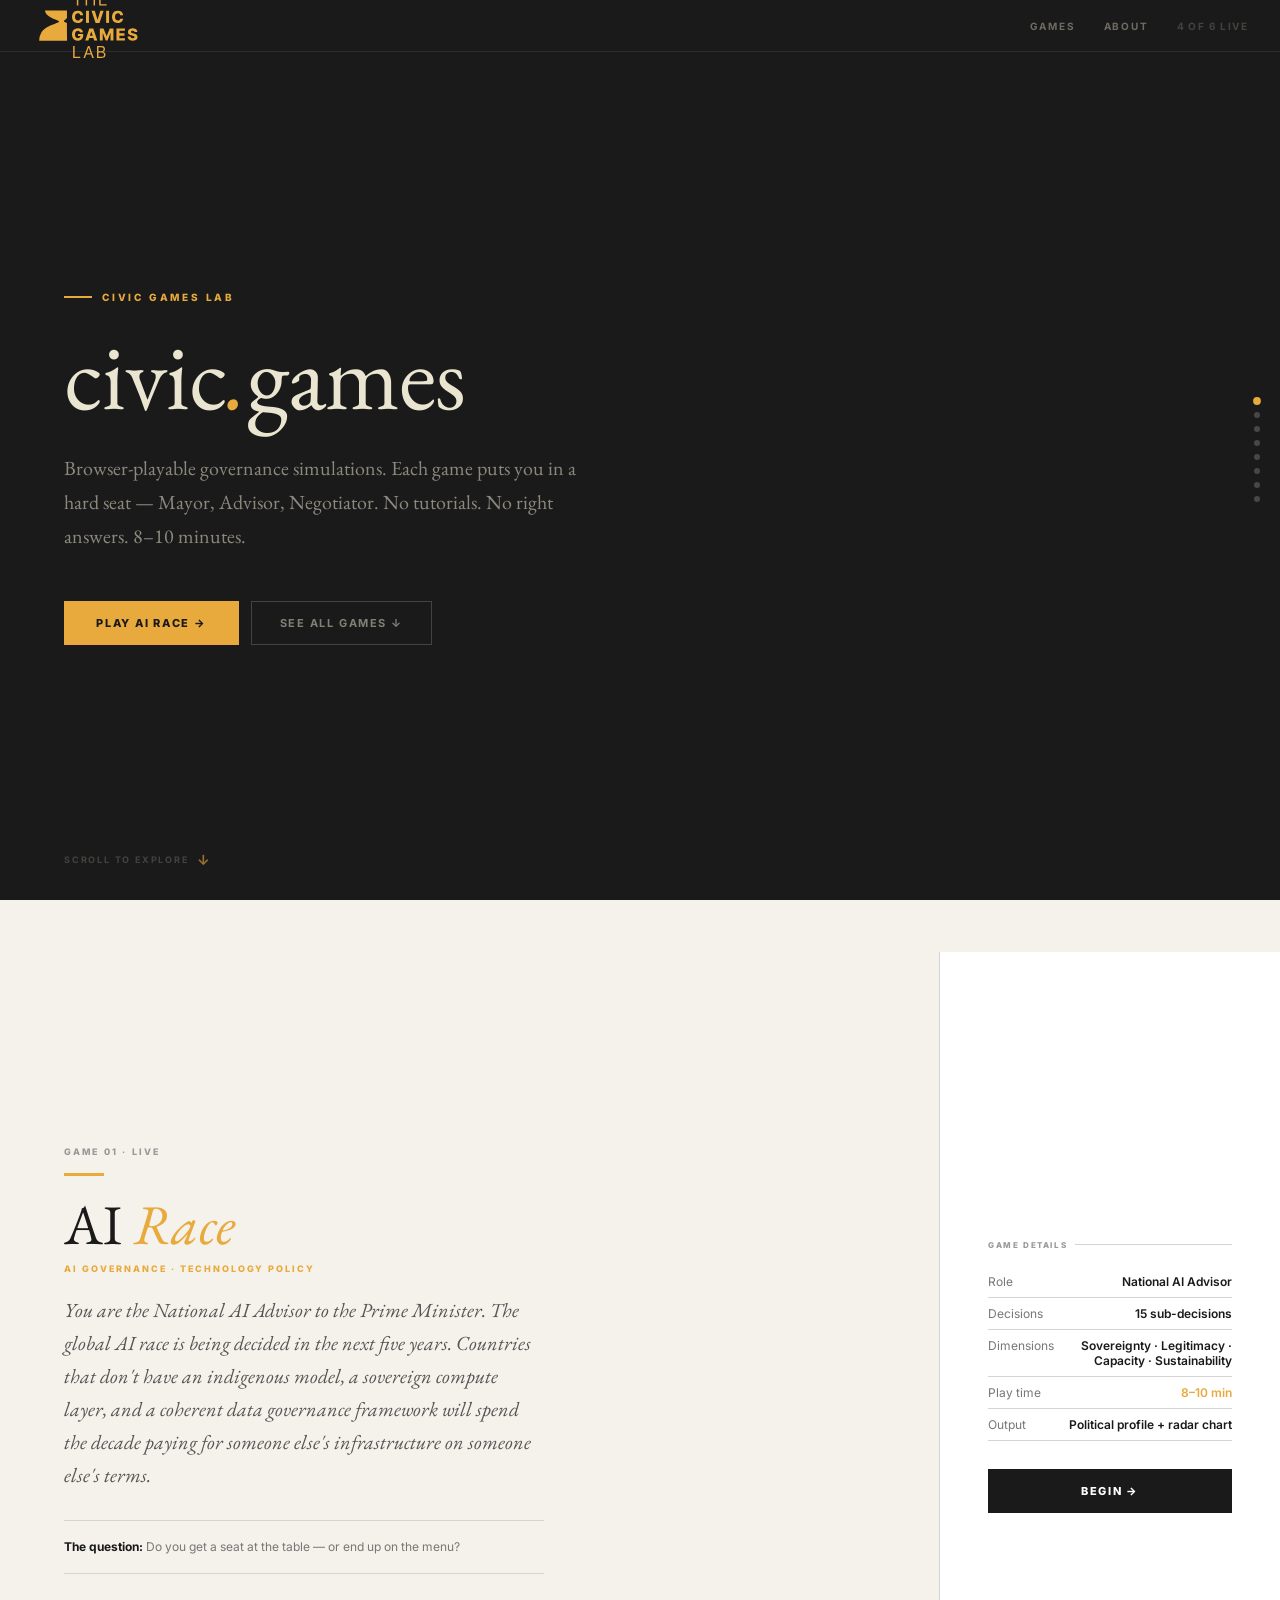
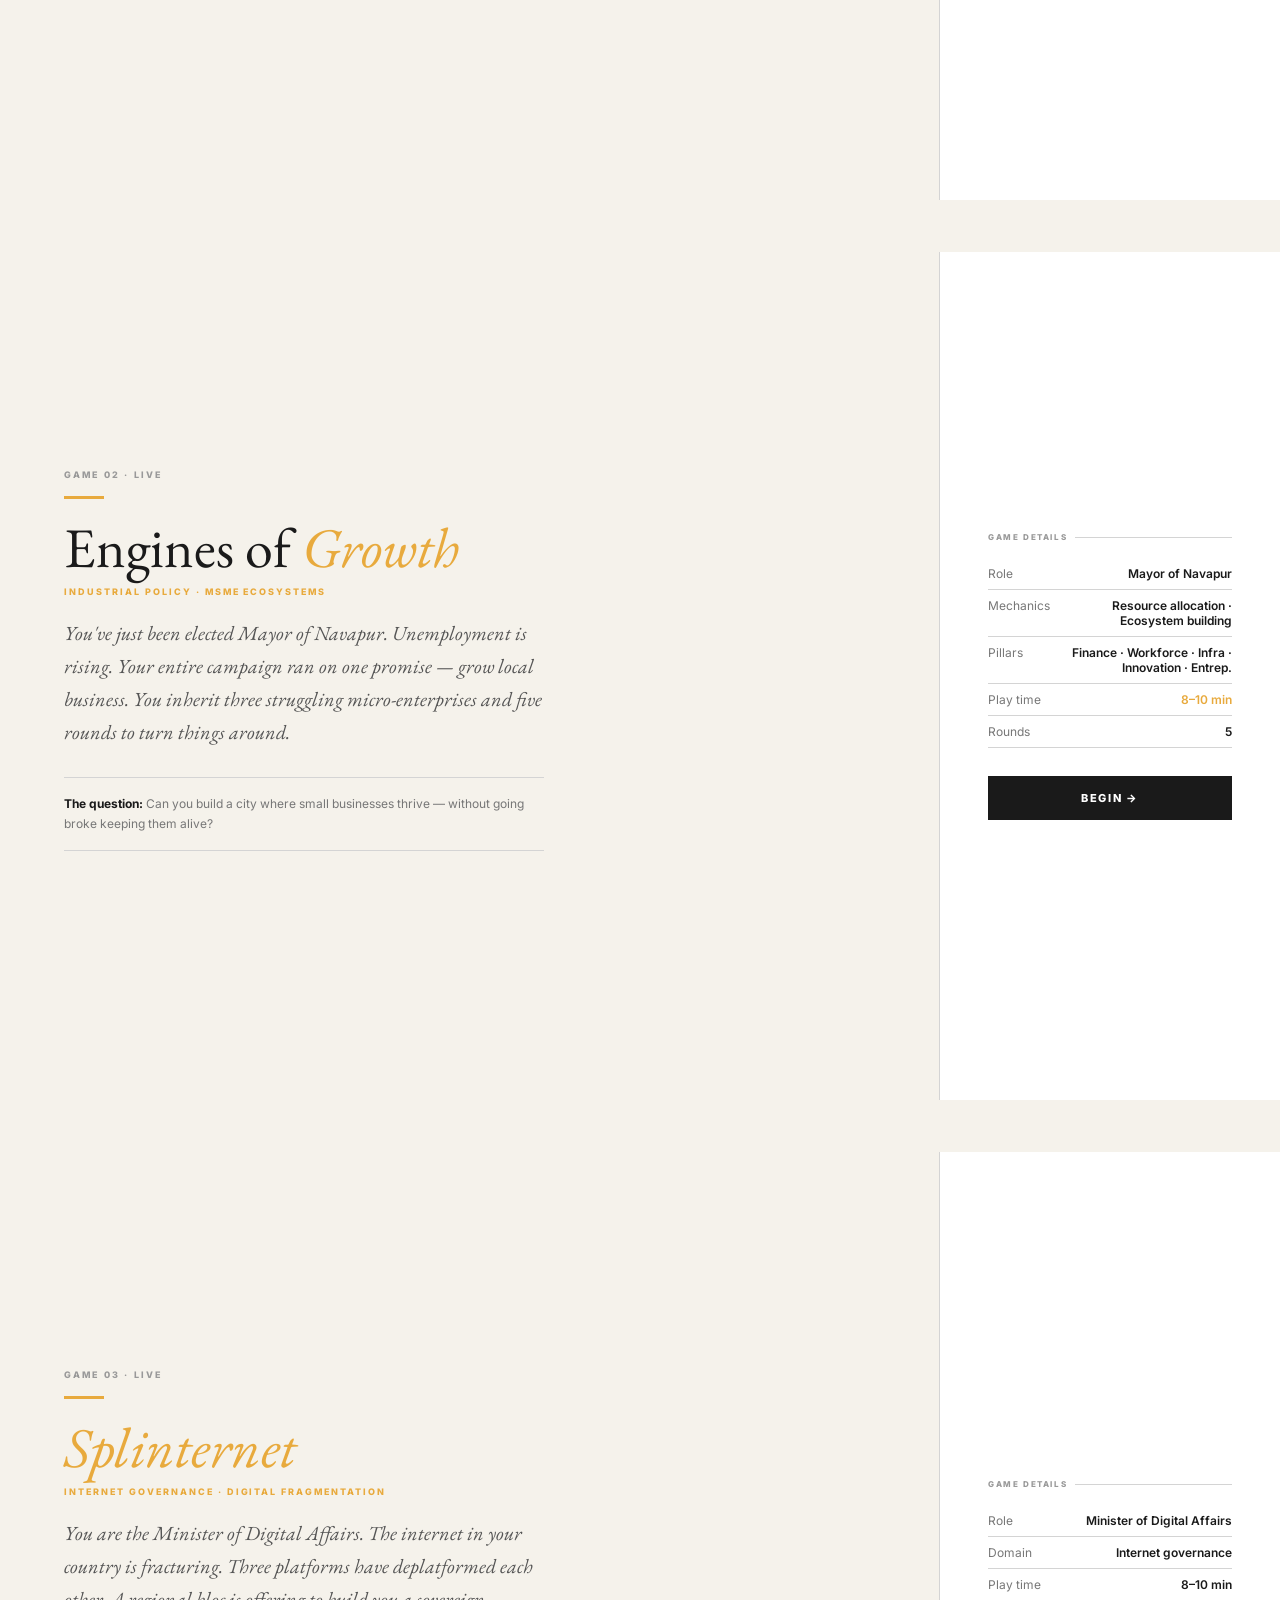
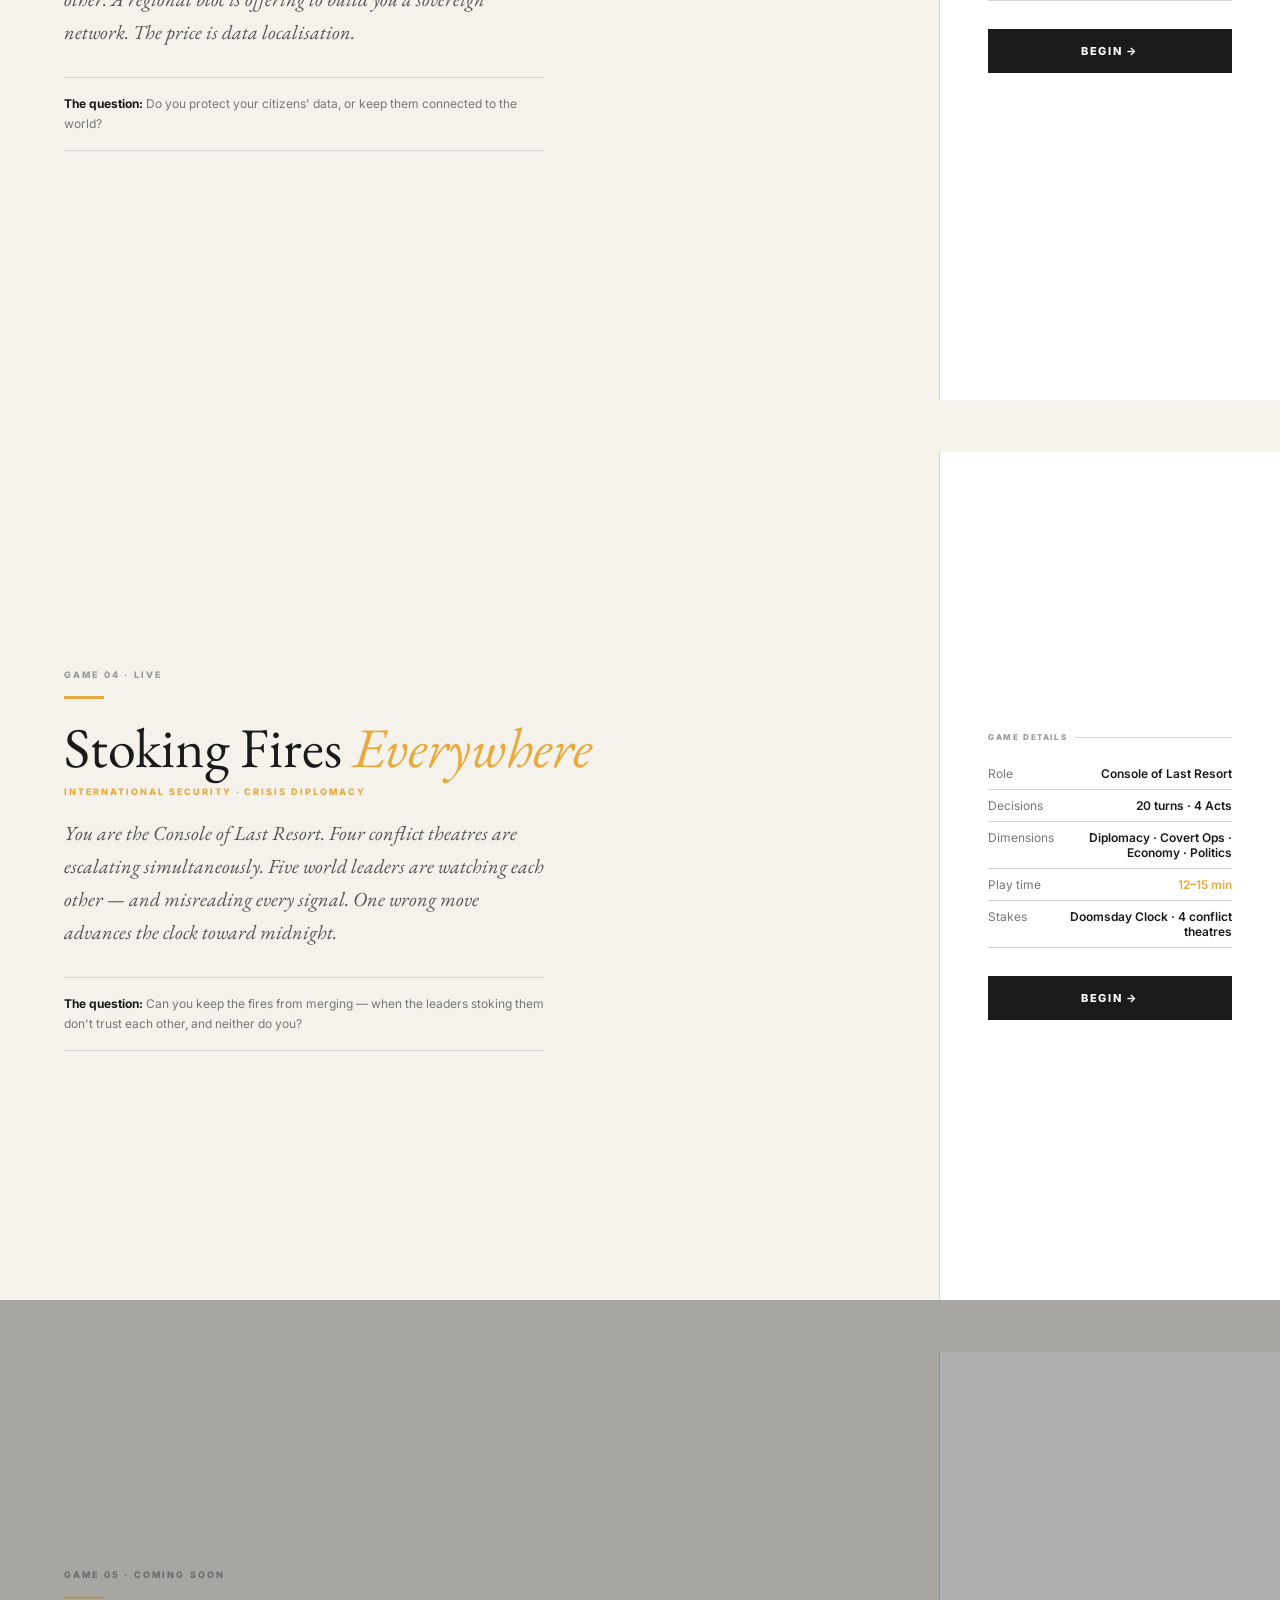
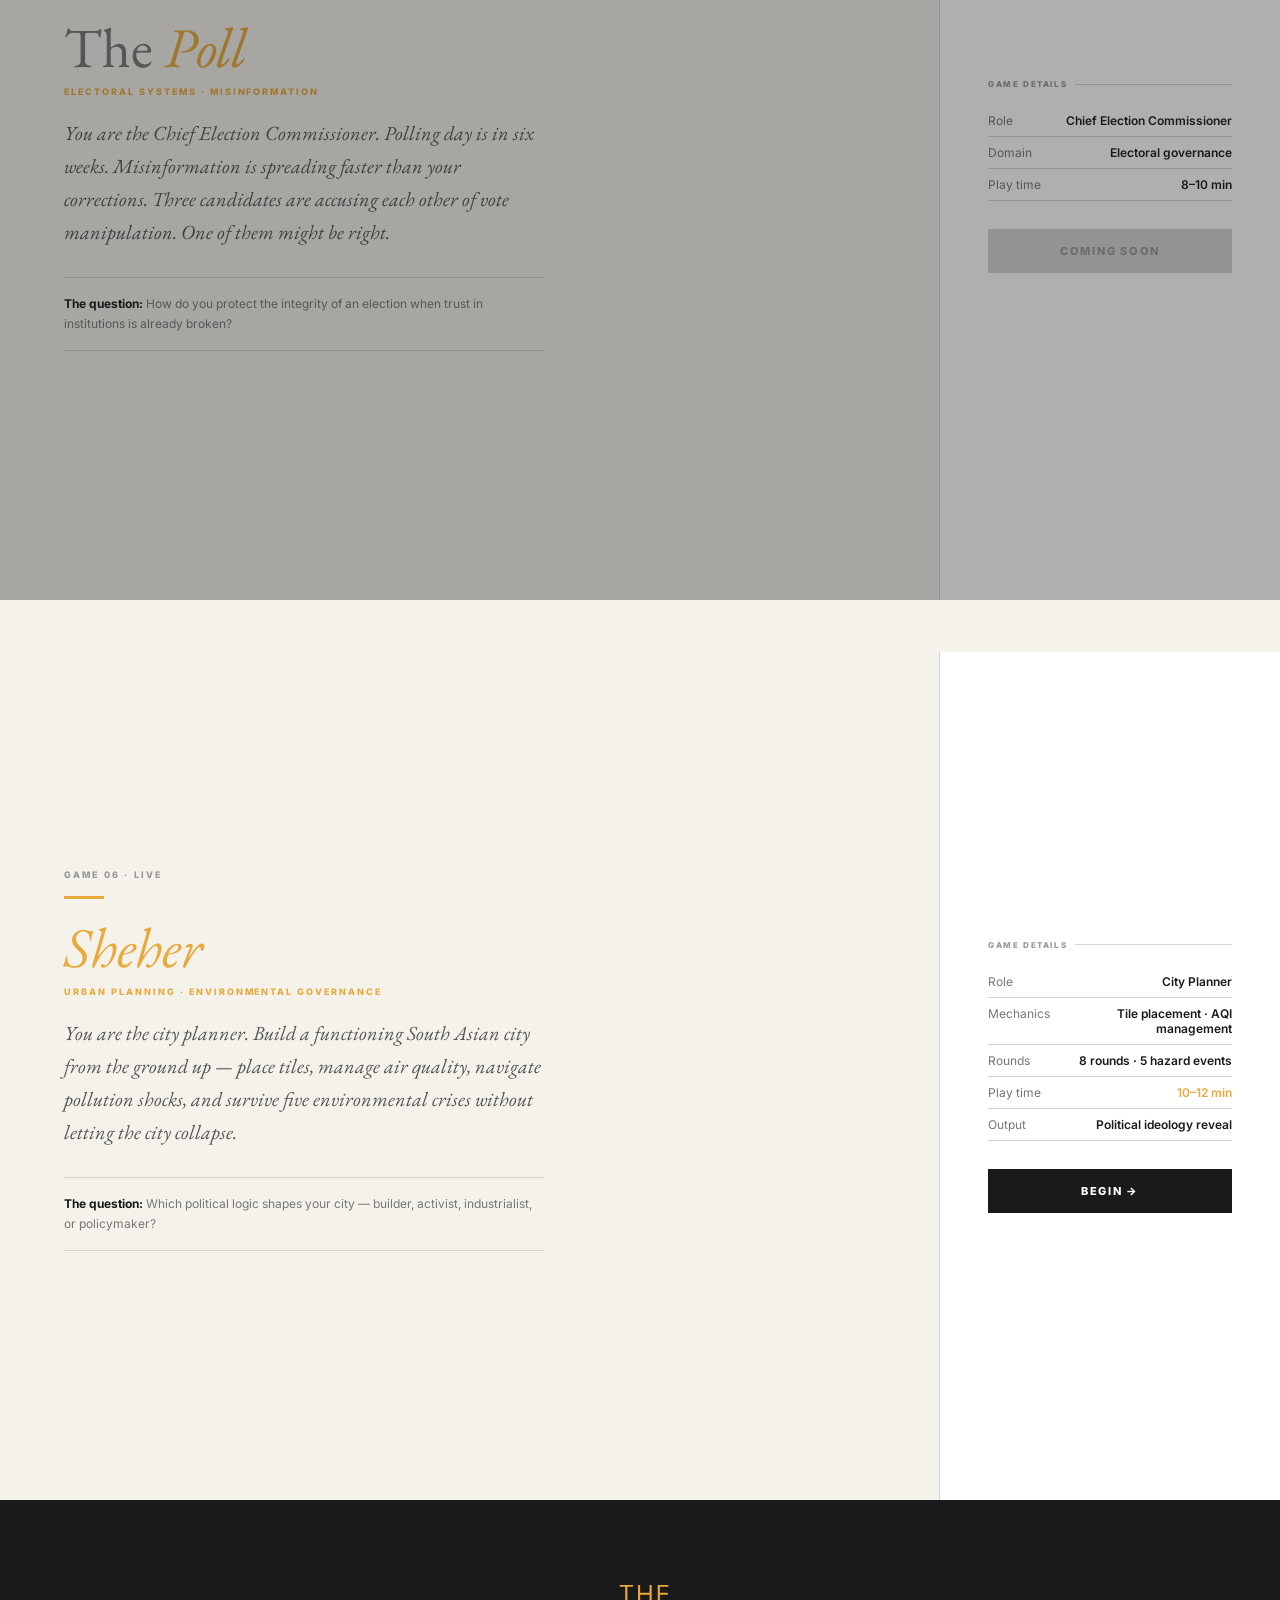
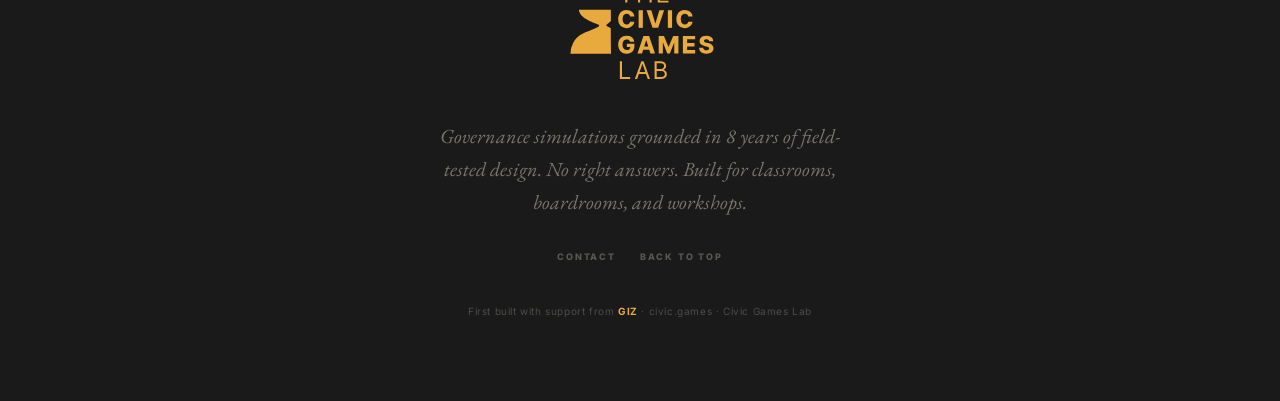
<file: index.html>
<!DOCTYPE html>
<html lang="en">
<head>
  <meta charset="UTF-8">
  <meta name="viewport" content="width=device-width, initial-scale=1.0">
  <title>civic.games — Civic Games Lab</title>
  <meta name="description" content="Browser-playable governance simulations. Each game is a hard decision. No right answers.">

  <!-- Open Graph / LinkedIn preview -->
  <meta property="og:type"        content="website" />
  <meta property="og:title"       content="civic.games — Governance Simulations" />
  <meta property="og:description" content="Browser-playable governance simulations. Each game is a hard decision about cities, policy, and power. No right answers." />
  <meta property="og:image"       content="https://abeer1904.github.io/ai-race/assets/social/civic-games-preview.jpg" />
  <meta property="og:image:width"  content="1200" />
  <meta property="og:image:height" content="627" />
  <meta property="og:url"         content="https://abeer1904.github.io/ai-race/" />
  <meta property="og:site_name"   content="civic.games" />

  <!-- Twitter / X card -->
  <meta name="twitter:card"        content="summary_large_image" />
  <meta name="twitter:title"       content="civic.games — Governance Simulations" />
  <meta name="twitter:description" content="Browser-playable governance simulations. Each game is a hard decision. No right answers." />
  <meta name="twitter:image"       content="https://abeer1904.github.io/ai-race/assets/social/civic-games-preview.jpg" />
  <link rel="preconnect" href="https://fonts.googleapis.com">
  <link rel="preconnect" href="https://fonts.gstatic.com" crossorigin>
  <link href="https://fonts.googleapis.com/css2?family=EB+Garamond:ital,wght@0,400;0,500;0,600;1,400;1,500;1,600&family=Inter:wght@300;400;500;600;700;800&display=swap" rel="stylesheet">
  <style>
/* ── Reset & tokens ─────────────────────────────────────── */
:root {
  --amber:     #E8AA3D;
  --teal:      #4D696D;
  --cream:     #EAE5D0;
  --rust:      #AF4F37;
  --ink:       #1A1A1A;
  --ink-mid:   #555;
  --ink-muted: #777;
  --ink-faint: #999;
  --border:    #d4d4d4;
  --white:     #ffffff;
  --bg:        #F5F2EB;
}
*, *::before, *::after { box-sizing: border-box; margin: 0; padding: 0; }
html { scroll-snap-type: y mandatory; overflow-y: scroll; scroll-behavior: smooth; }
body { font-family: 'Inter', system-ui, sans-serif; -webkit-font-smoothing: antialiased; background: var(--ink); }

/* ── NAV ─────────────────────────────────────────────────── */
nav {
  position: fixed; top: 0; left: 0; right: 0; z-index: 100;
  background: var(--ink);
  border-bottom: 1px solid rgba(255,255,255,.08);
  padding: 0 32px;
  height: 52px;
  display: flex; align-items: center; justify-content: space-between;
}
.nav-logo { display: flex; align-items: center; }
.nav-logo svg { display: block; }
.nav-right {
  display: flex; align-items: center; gap: 28px;
}
.nav-link {
  font-size: 10px; font-weight: 700; letter-spacing: .18em;
  text-transform: uppercase; color: rgba(234,229,208,.4);
  text-decoration: none; transition: color .15s;
}
.nav-link:hover { color: var(--amber); }
.nav-game-count {
  font-size: 10px; font-weight: 700; letter-spacing: .14em;
  text-transform: uppercase; color: rgba(234,229,208,.2);
}

/* ── SCROLL SECTIONS ──────────────────────────────────────── */
section {
  scroll-snap-align: start;
  min-height: 100vh;
  display: flex;
  align-items: stretch;
  position: relative;
}

/* ── HERO (first section) ─────────────────────────────────── */
.hero-section {
  background: var(--ink);
  flex-direction: column;
  justify-content: center;
  padding: 52px 0 0; /* account for nav */
}
.hero-inner {
  flex: 1;
  display: flex;
  flex-direction: column;
  justify-content: center;
  align-items: flex-start;
  padding: 64px 64px 80px;
  max-width: 960px;
}
.hero-eyebrow {
  font-size: 10px; font-weight: 800; letter-spacing: .28em;
  text-transform: uppercase; color: var(--amber); margin-bottom: 24px;
  display: flex; align-items: center; gap: 10px;
}
.hero-eyebrow::before {
  content: ''; width: 28px; height: 2px; background: var(--amber);
}
.hero-title {
  font-family: 'EB Garamond', serif;
  font-size: clamp(52px, 8vw, 96px);
  font-weight: 400; line-height: 1.0;
  color: var(--cream); letter-spacing: -.01em;
  margin-bottom: 28px;
}
.hero-title em { color: var(--amber); font-style: italic; }
.hero-body {
  font-family: 'EB Garamond', serif;
  font-size: clamp(16px, 2vw, 20px); line-height: 1.7;
  color: rgba(234,229,208,.55);
  max-width: 520px; margin-bottom: 48px;
}
.hero-cta {
  display: flex; gap: 12px; flex-wrap: wrap; align-items: center;
}
.btn-hero {
  background: var(--amber); color: var(--ink);
  border: none; padding: 15px 32px;
  font-family: 'Inter', sans-serif; font-size: 11px; font-weight: 800;
  letter-spacing: .16em; text-transform: uppercase; cursor: pointer;
  text-decoration: none; display: inline-block;
  transition: background .14s;
}
.btn-hero:hover { background: #F0BA50; }
.btn-ghost {
  background: transparent; color: rgba(234,229,208,.5);
  border: 1px solid rgba(234,229,208,.2);
  padding: 14px 28px;
  font-family: 'Inter', sans-serif; font-size: 11px; font-weight: 700;
  letter-spacing: .14em; text-transform: uppercase; cursor: pointer;
  text-decoration: none; display: inline-block;
  transition: color .14s, border-color .14s;
}
.btn-ghost:hover { color: var(--cream); border-color: rgba(234,229,208,.5); }
.hero-scroll-hint {
  position: absolute; bottom: 32px; left: 64px;
  font-size: 9px; font-weight: 700; letter-spacing: .2em;
  text-transform: uppercase; color: rgba(234,229,208,.2);
  display: flex; align-items: center; gap: 8px;
}
.hero-scroll-hint::after {
  content: '↓'; font-size: 14px; color: var(--amber); opacity: .6;
  animation: bounce .9s ease infinite alternate;
}
@keyframes bounce { to { transform: translateY(4px); } }

/* ── GAME SECTIONS ────────────────────────────────────────── */
.game-section {
  background: var(--bg);
  padding-top: 52px; /* nav offset */
}

/* Desktop: two columns */
@media (min-width: 900px) {
  .game-section { flex-direction: row; }
  .game-left {
    flex: 1;
    display: flex; flex-direction: column; justify-content: center;
    padding: 80px 64px;
    border-right: 1px solid var(--border);
  }
  .game-right {
    width: 340px; flex-shrink: 0;
    display: flex; flex-direction: column; justify-content: center;
    padding: 80px 48px;
    background: var(--white);
  }
}
/* Mobile: stacked */
@media (max-width: 899px) {
  .game-section { flex-direction: column; }
  .game-left  { padding: 48px 24px 32px; }
  .game-right { padding: 32px 24px 48px; background: var(--white); border-top: 1px solid var(--border); }
}

.game-num {
  font-size: 9px; font-weight: 800; letter-spacing: .24em;
  text-transform: uppercase; color: var(--ink-faint);
  margin-bottom: 16px;
}
.game-title {
  font-family: 'EB Garamond', serif;
  font-size: clamp(36px, 5vw, 56px);
  font-weight: 400; line-height: 1.05;
  color: var(--ink); margin-bottom: 8px;
}
.game-title em { font-style: italic; color: var(--amber); }
.game-domain {
  font-size: 9px; font-weight: 800; letter-spacing: .22em;
  text-transform: uppercase; color: var(--amber); margin-bottom: 20px;
}
.game-hook {
  font-family: 'EB Garamond', serif; font-style: italic;
  font-size: clamp(16px, 1.8vw, 20px); line-height: 1.65;
  color: var(--ink-mid); margin-bottom: 28px; max-width: 480px;
}
.game-stakes {
  font-size: 12px; line-height: 1.7; color: var(--ink-muted);
  padding: 16px 0; border-top: 1px solid var(--border);
  border-bottom: 1px solid var(--border); margin-bottom: 32px;
  max-width: 480px;
}
.game-stakes strong { color: var(--ink); font-weight: 700; }

/* right panel */
.game-meta-label {
  font-size: 8px; font-weight: 800; letter-spacing: .2em;
  text-transform: uppercase; color: var(--ink-faint);
  margin-bottom: 16px;
  display: flex; align-items: center; gap: 8px;
}
.game-meta-label::after { content: ''; flex: 1; height: 1px; background: var(--border); }

.game-meta-row {
  display: flex; justify-content: space-between;
  padding: 8px 0; border-bottom: 1px solid var(--border);
  font-size: 12px;
}
.game-meta-row:last-of-type { border-bottom: none; }
.gm-key   { color: var(--ink-muted); }
.gm-val   { color: var(--ink); font-weight: 600; text-align: right; }
.gm-val.amber { color: var(--amber); }

.game-cta { margin-top: 28px; }
.btn-begin {
  width: 100%; background: var(--ink); color: var(--white);
  border: none; padding: 15px; font-family: 'Inter', sans-serif;
  font-size: 11px; font-weight: 800; letter-spacing: .16em;
  text-transform: uppercase; cursor: pointer; text-decoration: none;
  display: block; text-align: center; transition: background .14s;
}
.btn-begin:hover { background: var(--amber); color: var(--ink); }

/* Coming soon variant */
.game-section.coming-soon { opacity: .65; }
.game-section.coming-soon .game-title { color: var(--ink-muted); }
.btn-coming-soon {
  width: 100%; background: var(--border); color: var(--ink-faint);
  border: none; padding: 15px; font-family: 'Inter', sans-serif;
  font-size: 11px; font-weight: 800; letter-spacing: .16em;
  text-transform: uppercase; cursor: not-allowed; display: block; text-align: center;
}

/* ── FOOTER SECTION ───────────────────────────────────────── */
.footer-section {
  background: var(--ink);
  scroll-snap-align: start;
  flex-direction: column;
  justify-content: center;
  align-items: center;
  padding: 80px 32px;
  text-align: center;
  min-height: 50vh;
}
.footer-logo { margin-bottom: 32px; }
.footer-tagline {
  font-family: 'EB Garamond', serif; font-style: italic;
  font-size: 20px; color: rgba(234,229,208,.45);
  max-width: 440px; line-height: 1.65; margin-bottom: 32px;
}
.footer-links { display: flex; gap: 24px; justify-content: center; flex-wrap: wrap; margin-bottom: 40px; }
.footer-link {
  font-size: 9px; font-weight: 800; letter-spacing: .2em;
  text-transform: uppercase; color: rgba(234,229,208,.3);
  text-decoration: none; transition: color .14s;
}
.footer-link:hover { color: var(--amber); }
.footer-giz {
  font-size: 10px; color: rgba(234,229,208,.25);
  letter-spacing: .06em; line-height: 1.9;
}
.footer-giz strong { color: var(--amber); }

/* ── SCROLL INDICATOR DOTS ────────────────────────────────── */
.scroll-dots {
  position: fixed; right: 20px; top: 50%; transform: translateY(-50%);
  display: flex; flex-direction: column; gap: 8px; z-index: 50;
}
.sdot {
  width: 6px; height: 6px; border-radius: 50%;
  background: rgba(255,255,255,.2); cursor: pointer;
  transition: background .2s, transform .2s;
}
.sdot.active { background: var(--amber); transform: scale(1.3); }
@media (max-width: 899px) { .scroll-dots { display: none; } }

/* ── DIVIDER AMBER ────────────────────────────────────────── */
.amber-bar { height: 3px; background: var(--amber); width: 40px; margin-bottom: 20px; }
  </style>
</head>
<body>

<!-- ── NAV ─────────────────────────────────────────────────── -->
<nav>
  <div class="nav-logo">
    <svg viewBox="265 205 285 185" width="110" height="auto" xmlns="http://www.w3.org/2000/svg">
      <defs><style>.cls-1{fill:#e8aa3d;}</style></defs>
      <path class="cls-1" d="M348.68,284c-.83,1-1.07,1.47-1,2,.12.88,1.06,1.44,1.88,1.9a62,62,0,0,0,5.91,2.87q0,8.82,0,17.79.09,14.06.41,27.75l-72.34,0a42.14,42.14,0,0,1,5-19.68,36.22,36.22,0,0,1,6.39-8.78,58,58,0,0,1,16.3-10.32c3.59-1.21,8.77-3.08,14.9-5.76,8-3.49,8.71-4.46,8.72-5.27.05-2.94-8.91-3.33-22-11-7.43-4.35-12.09-8.58-13.67-14.43a18.64,18.64,0,0,1-.55-3l56.95.11.07,19.67a25.27,25.27,0,0,1-2.92,2.7A23.52,23.52,0,0,0,348.68,284Z"/>
      <path class="cls-1" d="M371.32,217.21v-3.37h23.52v3.37H385v28h-3.8v-28Z"/>
      <path class="cls-1" d="M404,245.2V213.84h3.79v14h16.72v-14h3.8V245.2h-3.8v-14H407.75v14Z"/>
      <path class="cls-1" d="M439.1,245.2V213.84H458v3.37H442.9V227.8h14.15v3.37H442.9v10.66h15.37v3.37Z"/>
      <path class="cls-1" d="M397.46,270.23h-7.65a7,7,0,0,0-.63-2.13,5.17,5.17,0,0,0-1.26-1.62,5.44,5.44,0,0,0-1.84-1,7.29,7.29,0,0,0-2.35-.36,6.8,6.8,0,0,0-3.93,1.12,7,7,0,0,0-2.53,3.23,15.46,15.46,0,0,0,0,10.34,6.51,6.51,0,0,0,6.39,4.24,7.82,7.82,0,0,0,2.29-.32,5.53,5.53,0,0,0,1.82-.95,5,5,0,0,0,1.3-1.51,6.19,6.19,0,0,0,.72-2l7.65.05a11.64,11.64,0,0,1-1.2,4.1,13,13,0,0,1-2.75,3.68,12.76,12.76,0,0,1-4.25,2.64,16.78,16.78,0,0,1-13.35-.89,13.43,13.43,0,0,1-5.31-5.48,18.29,18.29,0,0,1-1.94-8.76,18,18,0,0,1,2-8.77,13.38,13.38,0,0,1,5.34-5.46,15.26,15.26,0,0,1,7.55-1.87,16.83,16.83,0,0,1,5.27.79,12.9,12.9,0,0,1,4.25,2.29,11.89,11.89,0,0,1,3,3.7A13.55,13.55,0,0,1,397.46,270.23Z"/>
      <path class="cls-1" d="M412.59,258.87v31.35H405V258.87Z"/>
      <path class="cls-1" d="M427.69,258.87l7,23H435l7-23h8.48l-10.58,31.35H429.79l-10.58-31.35Z"/>
      <path class="cls-1" d="M464.66,258.87v31.35h-7.58V258.87Z"/>
      <path class="cls-1" d="M501.1,270.23h-7.65a6.46,6.46,0,0,0-.63-2.13,5.14,5.14,0,0,0-1.25-1.62,5.58,5.58,0,0,0-1.85-1,7.29,7.29,0,0,0-2.35-.36,6.8,6.8,0,0,0-3.93,1.12,7,7,0,0,0-2.52,3.23,15.38,15.38,0,0,0,0,10.34,6.83,6.83,0,0,0,2.53,3.17,6.9,6.9,0,0,0,3.86,1.07,7.77,7.77,0,0,0,2.29-.32,5.69,5.69,0,0,0,1.83-.95,5.13,5.13,0,0,0,1.3-1.51,6.18,6.18,0,0,0,.71-2l7.65.05a11.64,11.64,0,0,1-1.2,4.1,13,13,0,0,1-2.75,3.68,12.76,12.76,0,0,1-4.25,2.64,16.78,16.78,0,0,1-13.35-.89,13.34,13.34,0,0,1-5.3-5.48,18.17,18.17,0,0,1-1.95-8.76,18,18,0,0,1,2-8.77,13.51,13.51,0,0,1,5.34-5.46,15.29,15.29,0,0,1,7.55-1.87,16.78,16.78,0,0,1,5.27.79,13,13,0,0,1,4.26,2.29,11.86,11.86,0,0,1,3,3.7A13.36,13.36,0,0,1,501.1,270.23Z"/>
      <path class="cls-1" d="M389.58,314.81a5.68,5.68,0,0,0-.77-1.71,5,5,0,0,0-1.24-1.26,5.42,5.42,0,0,0-1.68-.79,7.66,7.66,0,0,0-2.09-.27,7,7,0,0,0-3.94,1.1,7.08,7.08,0,0,0-2.56,3.21,12.8,12.8,0,0,0-.91,5.11,13.37,13.37,0,0,0,.88,5.14,6.59,6.59,0,0,0,6.53,4.37,8.14,8.14,0,0,0,3.53-.69,4.84,4.84,0,0,0,2.2-1.93,5.69,5.69,0,0,0,.75-3l1.41.17h-7.63v-5.53h13.53v4.15a13.85,13.85,0,0,1-1.79,7.21,11.9,11.9,0,0,1-4.9,4.61,15.29,15.29,0,0,1-7.16,1.61,15.63,15.63,0,0,1-7.88-1.94,13.51,13.51,0,0,1-5.3-5.55,18.13,18.13,0,0,1-1.9-8.57,18.92,18.92,0,0,1,1.15-6.85,14.31,14.31,0,0,1,3.21-5.08,13.6,13.6,0,0,1,4.77-3.15,15.77,15.77,0,0,1,5.86-1.08,16.34,16.34,0,0,1,5.08.78,13.92,13.92,0,0,1,4.16,2.21,11.89,11.89,0,0,1,2.95,3.38,11.35,11.35,0,0,1,1.41,4.31Z"/>
      <path class="cls-1" d="M411.09,335.92H403l10.58-31.36h10.09l10.58,31.36h-8.15l-7.36-23.46h-.25ZM410,323.58h17v5.76H410Z"/>
      <path class="cls-1" d="M440.82,304.56h9.38l8,19.42h.37l8-19.42h9.39v31.36H468.5V316.66h-.26l-7.53,19.06H456l-7.53-19.17h-.26v19.37h-7.38Z"/>
      <path class="cls-1" d="M483.86,335.92V304.56h21.87v6.16H491.44v6.43h13.17v6.17H491.44v6.45h14.29v6.15Z"/>
      <path class="cls-1" d="M530.66,314a3.56,3.56,0,0,0-1.36-2.63,5.42,5.42,0,0,0-3.42-.94,6.71,6.71,0,0,0-2.45.38,3.17,3.17,0,0,0-1.47,1.05,2.61,2.61,0,0,0-.5,1.52,2.13,2.13,0,0,0,.28,1.24,2.83,2.83,0,0,0,.92.94,6.41,6.41,0,0,0,1.46.72,15.64,15.64,0,0,0,1.93.53l2.69.61a19.34,19.34,0,0,1,4.12,1.35,11.24,11.24,0,0,1,3,2,7.79,7.79,0,0,1,1.84,2.68,9.15,9.15,0,0,1,.65,3.4,8.85,8.85,0,0,1-1.51,5.1,9.29,9.29,0,0,1-4.26,3.26,17.85,17.85,0,0,1-6.7,1.13,18.21,18.21,0,0,1-6.86-1.18,9.72,9.72,0,0,1-4.55-3.58,10.81,10.81,0,0,1-1.66-6.08h7.25a4.7,4.7,0,0,0,.82,2.53,4.44,4.44,0,0,0,2,1.53,7.78,7.78,0,0,0,2.93.52,7.21,7.21,0,0,0,2.61-.42,3.73,3.73,0,0,0,1.66-1.14,2.72,2.72,0,0,0,.6-1.69,2.38,2.38,0,0,0-.55-1.52,4.24,4.24,0,0,0-1.65-1.1,17.24,17.24,0,0,0-2.83-.87l-3.27-.76a14.4,14.4,0,0,1-6.42-3,7.16,7.16,0,0,1-2.32-5.66,8.43,8.43,0,0,1,1.56-5.1,10.36,10.36,0,0,1,4.36-3.41,15.62,15.62,0,0,1,6.36-1.23,14.93,14.93,0,0,1,6.33,1.24,9.77,9.77,0,0,1,4.17,3.45,9.21,9.21,0,0,1,1.52,5.15Z"/>
      <path class="cls-1" d="M371.62,381.19V349.83h3.8v28H390v3.37Z"/>
      <path class="cls-1" d="M402.36,381.19h-4l11.51-31.36h3.92l11.51,31.36h-4L412,354.79h-.24Zm1.47-12.25h16v3.37h-16Z"/>
      <path class="cls-1" d="M433.46,381.19V349.83h11a11.51,11.51,0,0,1,5.41,1.13,7.51,7.51,0,0,1,3.17,3,8.62,8.62,0,0,1,1,4.19,7,7,0,0,1-.71,3.34,5.72,5.72,0,0,1-1.87,2.08,8.84,8.84,0,0,1-2.5,1.14v.3a6.18,6.18,0,0,1,2.89,1,7.32,7.32,0,0,1,2.43,2.64,8.25,8.25,0,0,1,1,4.19,8.35,8.35,0,0,1-1.07,4.24,7.39,7.39,0,0,1-3.38,3,14.14,14.14,0,0,1-6,1.1Zm3.8-17.58h7a7,7,0,0,0,3.1-.67,5.46,5.46,0,0,0,2.21-1.9,5.12,5.12,0,0,0,.81-2.88,4.74,4.74,0,0,0-1.44-3.51q-1.43-1.45-4.56-1.45h-7.16Zm0,14.21h7.53q3.72,0,5.29-1.44a4.61,4.61,0,0,0,1.57-3.52,5.67,5.67,0,0,0-.81-2.95,6,6,0,0,0-2.31-2.17,7.31,7.31,0,0,0-3.56-.82h-7.71Z"/>
    </svg>
  </div>
  <div class="nav-right">
    <a href="#games" class="nav-link">Games</a>
    <a href="#about" class="nav-link">About</a>
    <div class="nav-game-count">4 of 6 live</div>
  </div>
</nav>

<!-- ── SCROLL DOTS ──────────────────────────────────────────── -->
<div class="scroll-dots" id="scrollDots">
  <div class="sdot active" onclick="scrollTo(0)"></div>
  <div class="sdot" onclick="scrollTo(1)"></div>
  <div class="sdot" onclick="scrollTo(2)"></div>
  <div class="sdot" onclick="scrollTo(3)"></div>
  <div class="sdot" onclick="scrollTo(4)"></div>
  <div class="sdot" onclick="scrollTo(5)"></div>
  <div class="sdot" onclick="scrollTo(6)"></div>
  <div class="sdot" onclick="scrollTo(7)"></div>
</div>

<!-- ══════════════════════════════════════════
     SECTION 0 — HERO
     ═══════════════════════════════════════════ -->
<section class="hero-section" id="section-0">
  <div class="hero-inner">
    <div class="hero-eyebrow">Civic Games Lab</div>
    <h1 class="hero-title">civic<em>.</em>games</h1>
    <p class="hero-body">
      Browser-playable governance simulations. Each game puts you in a hard seat — Mayor, Advisor, Negotiator. No tutorials. No right answers. 8–10 minutes.
    </p>
    <div class="hero-cta">
      <a href="ai-race/index.html" class="btn-hero">Play AI Race →</a>
      <a href="#section-1" class="btn-ghost">See all games ↓</a>
    </div>
  </div>
  <div class="hero-scroll-hint">Scroll to explore</div>
</section>

<!-- ══════════════════════════════════════════
     SECTION 1 — AI RACE
     ═══════════════════════════════════════════ -->
<section class="game-section" id="section-1">
  <div class="game-left">
    <div class="game-num">Game 01 · Live</div>
    <div class="amber-bar"></div>
    <h2 class="game-title">AI <em>Race</em></h2>
    <div class="game-domain">AI Governance · Technology Policy</div>
    <p class="game-hook">
      You are the National AI Advisor to the Prime Minister. The global AI race is being decided in the next five years. Countries that don't have an indigenous model, a sovereign compute layer, and a coherent data governance framework will spend the decade paying for someone else's infrastructure on someone else's terms.
    </p>
    <div class="game-stakes">
      <strong>The question:</strong> Do you get a seat at the table — or end up on the menu?
    </div>
  </div>
  <div class="game-right">
    <div class="game-meta-label">Game details</div>
    <div class="game-meta-row"><span class="gm-key">Role</span><span class="gm-val">National AI Advisor</span></div>
    <div class="game-meta-row"><span class="gm-key">Decisions</span><span class="gm-val">15 sub-decisions</span></div>
    <div class="game-meta-row"><span class="gm-key">Dimensions</span><span class="gm-val">Sovereignty · Legitimacy · Capacity · Sustainability</span></div>
    <div class="game-meta-row"><span class="gm-key">Play time</span><span class="gm-val amber">8–10 min</span></div>
    <div class="game-meta-row"><span class="gm-key">Output</span><span class="gm-val">Political profile + radar chart</span></div>
    <div class="game-cta">
      <a href="ai-race/index.html" class="btn-begin">Begin →</a>
    </div>
  </div>
</section>

<!-- ══════════════════════════════════════════
     SECTION 2 — ENGINES OF GROWTH
     ═══════════════════════════════════════════ -->
<section class="game-section" id="section-2">
  <div class="game-left">
    <div class="game-num">Game 02 · Live</div>
    <div class="amber-bar"></div>
    <h2 class="game-title">Engines of <em>Growth</em></h2>
    <div class="game-domain">Industrial Policy · MSME Ecosystems</div>
    <p class="game-hook">
      You've just been elected Mayor of Navapur. Unemployment is rising. Your entire campaign ran on one promise — grow local business. You inherit three struggling micro-enterprises and five rounds to turn things around.
    </p>
    <div class="game-stakes">
      <strong>The question:</strong> Can you build a city where small businesses thrive — without going broke keeping them alive?
    </div>
  </div>
  <div class="game-right">
    <div class="game-meta-label">Game details</div>
    <div class="game-meta-row"><span class="gm-key">Role</span><span class="gm-val">Mayor of Navapur</span></div>
    <div class="game-meta-row"><span class="gm-key">Mechanics</span><span class="gm-val">Resource allocation · Ecosystem building</span></div>
    <div class="game-meta-row"><span class="gm-key">Pillars</span><span class="gm-val">Finance · Workforce · Infra · Innovation · Entrep.</span></div>
    <div class="game-meta-row"><span class="gm-key">Play time</span><span class="gm-val amber">8–10 min</span></div>
    <div class="game-meta-row"><span class="gm-key">Rounds</span><span class="gm-val">5</span></div>
    <div class="game-cta">
      <a href="engines-of-growth/index.html" class="btn-begin">Begin →</a>
    </div>
  </div>
</section>

<!-- ══════════════════════════════════════════
     SECTION 3 — SPLINTERNET
     ═══════════════════════════════════════════ -->
<section class="game-section" id="section-3">
  <div class="game-left">
    <div class="game-num">Game 03 · Live</div>
    <div class="amber-bar"></div>
    <h2 class="game-title"><em>Splinternet</em></h2>
    <div class="game-domain">Internet Governance · Digital Fragmentation</div>
    <p class="game-hook">
      You are the Minister of Digital Affairs. The internet in your country is fracturing. Three platforms have deplatformed each other. A regional bloc is offering to build you a sovereign network. The price is data localisation.
    </p>
    <div class="game-stakes">
      <strong>The question:</strong> Do you protect your citizens' data, or keep them connected to the world?
    </div>
  </div>
  <div class="game-right">
    <div class="game-meta-label">Game details</div>
    <div class="game-meta-row"><span class="gm-key">Role</span><span class="gm-val">Minister of Digital Affairs</span></div>
    <div class="game-meta-row"><span class="gm-key">Domain</span><span class="gm-val">Internet governance</span></div>
    <div class="game-meta-row"><span class="gm-key">Play time</span><span class="gm-val">8–10 min</span></div>
    <div class="game-cta">
      <a href="splinternet/index.html" class="btn-begin">Begin →</a>
    </div>
  </div>
</section>

<!-- ══════════════════════════════════════════
     SECTION 4 — STOKING FIRES EVERYWHERE
     ═══════════════════════════════════════════ -->
<section class="game-section" id="section-4">
  <div class="game-left">
    <div class="game-num">Game 04 · Live</div>
    <div class="amber-bar"></div>
    <h2 class="game-title">Stoking Fires <em>Everywhere</em></h2>
    <div class="game-domain">International Security · Crisis Diplomacy</div>
    <p class="game-hook">
      You are the Console of Last Resort. Four conflict theatres are escalating simultaneously. Five world leaders are watching each other — and misreading every signal. One wrong move advances the clock toward midnight.
    </p>
    <div class="game-stakes">
      <strong>The question:</strong> Can you keep the fires from merging — when the leaders stoking them don't trust each other, and neither do you?
    </div>
  </div>
  <div class="game-right">
    <div class="game-meta-label">Game details</div>
    <div class="game-meta-row"><span class="gm-key">Role</span><span class="gm-val">Console of Last Resort</span></div>
    <div class="game-meta-row"><span class="gm-key">Decisions</span><span class="gm-val">20 turns · 4 Acts</span></div>
    <div class="game-meta-row"><span class="gm-key">Dimensions</span><span class="gm-val">Diplomacy · Covert Ops · Economy · Politics</span></div>
    <div class="game-meta-row"><span class="gm-key">Play time</span><span class="gm-val amber">12–15 min</span></div>
    <div class="game-meta-row"><span class="gm-key">Stakes</span><span class="gm-val">Doomsday Clock · 4 conflict theatres</span></div>
    <div class="game-cta">
      <a href="Threshold/index.html" class="btn-begin">Begin →</a>
    </div>
  </div>
</section>

<!-- ══════════════════════════════════════════
     SECTION 5 — THE POLL (coming soon)
     ═══════════════════════════════════════════ -->
<section class="game-section coming-soon" id="section-5">
  <div class="game-left">
    <div class="game-num">Game 05 · Coming soon</div>
    <div class="amber-bar" style="opacity:.3"></div>
    <h2 class="game-title">The <em>Poll</em></h2>
    <div class="game-domain">Electoral Systems · Misinformation</div>
    <p class="game-hook">
      You are the Chief Election Commissioner. Polling day is in six weeks. Misinformation is spreading faster than your corrections. Three candidates are accusing each other of vote manipulation. One of them might be right.
    </p>
    <div class="game-stakes">
      <strong>The question:</strong> How do you protect the integrity of an election when trust in institutions is already broken?
    </div>
  </div>
  <div class="game-right">
    <div class="game-meta-label">Game details</div>
    <div class="game-meta-row"><span class="gm-key">Role</span><span class="gm-val">Chief Election Commissioner</span></div>
    <div class="game-meta-row"><span class="gm-key">Domain</span><span class="gm-val">Electoral governance</span></div>
    <div class="game-meta-row"><span class="gm-key">Play time</span><span class="gm-val">8–10 min</span></div>
    <div class="game-cta">
      <div class="btn-coming-soon">Coming Soon</div>
    </div>
  </div>
</section>

<!-- ══════════════════════════════════════════
     SECTION 6 — FIX IT (coming soon)
     ═══════════════════════════════════════════ -->
<section class="game-section" id="section-6">
  <div class="game-left">
    <div class="game-num">Game 06 · Live</div>
    <div class="amber-bar"></div>
    <h2 class="game-title"><em>Sheher</em></h2>
    <div class="game-domain">Urban Planning · Environmental Governance</div>
    <p class="game-hook">
      You are the city planner. Build a functioning South Asian city from the ground up — place tiles, manage air quality, navigate pollution shocks, and survive five environmental crises without letting the city collapse.
    </p>
    <div class="game-stakes">
      <strong>The question:</strong> Which political logic shapes your city — builder, activist, industrialist, or policymaker?
    </div>
  </div>
  <div class="game-right">
    <div class="game-meta-label">Game details</div>
    <div class="game-meta-row"><span class="gm-key">Role</span><span class="gm-val">City Planner</span></div>
    <div class="game-meta-row"><span class="gm-key">Mechanics</span><span class="gm-val">Tile placement · AQI management</span></div>
    <div class="game-meta-row"><span class="gm-key">Rounds</span><span class="gm-val">8 rounds · 5 hazard events</span></div>
    <div class="game-meta-row"><span class="gm-key">Play time</span><span class="gm-val amber">10–12 min</span></div>
    <div class="game-meta-row"><span class="gm-key">Output</span><span class="gm-val">Political ideology reveal</span></div>
    <div class="game-cta">
      <a href="Fix it/fix-it.html" class="btn-begin">Begin →</a>
    </div>
  </div>
</section>

<!-- ══════════════════════════════════════════
     SECTION 7 — ABOUT / FOOTER
     ═══════════════════════════════════════════ -->
<section class="footer-section" id="section-7" id="about">
  <div class="footer-logo">
    <svg viewBox="265 205 285 185" width="160" height="auto" xmlns="http://www.w3.org/2000/svg">
      <defs><style>.cls-1{fill:#e8aa3d;}</style></defs>
      <path class="cls-1" d="M348.68,284c-.83,1-1.07,1.47-1,2,.12.88,1.06,1.44,1.88,1.9a62,62,0,0,0,5.91,2.87q0,8.82,0,17.79.09,14.06.41,27.75l-72.34,0a42.14,42.14,0,0,1,5-19.68,36.22,36.22,0,0,1,6.39-8.78,58,58,0,0,1,16.3-10.32c3.59-1.21,8.77-3.08,14.9-5.76,8-3.49,8.71-4.46,8.72-5.27.05-2.94-8.91-3.33-22-11-7.43-4.35-12.09-8.58-13.67-14.43a18.64,18.64,0,0,1-.55-3l56.95.11.07,19.67a25.27,25.27,0,0,1-2.92,2.7A23.52,23.52,0,0,0,348.68,284Z"/>
      <path class="cls-1" d="M371.32,217.21v-3.37h23.52v3.37H385v28h-3.8v-28Z"/>
      <path class="cls-1" d="M404,245.2V213.84h3.79v14h16.72v-14h3.8V245.2h-3.8v-14H407.75v14Z"/>
      <path class="cls-1" d="M439.1,245.2V213.84H458v3.37H442.9V227.8h14.15v3.37H442.9v10.66h15.37v3.37Z"/>
      <path class="cls-1" d="M397.46,270.23h-7.65a7,7,0,0,0-.63-2.13,5.17,5.17,0,0,0-1.26-1.62,5.44,5.44,0,0,0-1.84-1,7.29,7.29,0,0,0-2.35-.36,6.8,6.8,0,0,0-3.93,1.12,7,7,0,0,0-2.53,3.23,15.46,15.46,0,0,0,0,10.34,6.51,6.51,0,0,0,6.39,4.24,7.82,7.82,0,0,0,2.29-.32,5.53,5.53,0,0,0,1.82-.95,5,5,0,0,0,1.3-1.51,6.19,6.19,0,0,0,.72-2l7.65.05a11.64,11.64,0,0,1-1.2,4.1,13,13,0,0,1-2.75,3.68,12.76,12.76,0,0,1-4.25,2.64,16.78,16.78,0,0,1-13.35-.89,13.43,13.43,0,0,1-5.31-5.48,18.29,18.29,0,0,1-1.94-8.76,18,18,0,0,1,2-8.77,13.38,13.38,0,0,1,5.34-5.46,15.26,15.26,0,0,1,7.55-1.87,16.83,16.83,0,0,1,5.27.79,12.9,12.9,0,0,1,4.25,2.29,11.89,11.89,0,0,1,3,3.7A13.55,13.55,0,0,1,397.46,270.23Z"/>
      <path class="cls-1" d="M412.59,258.87v31.35H405V258.87Z"/>
      <path class="cls-1" d="M427.69,258.87l7,23H435l7-23h8.48l-10.58,31.35H429.79l-10.58-31.35Z"/>
      <path class="cls-1" d="M464.66,258.87v31.35h-7.58V258.87Z"/>
      <path class="cls-1" d="M501.1,270.23h-7.65a6.46,6.46,0,0,0-.63-2.13,5.14,5.14,0,0,0-1.25-1.62,5.58,5.58,0,0,0-1.85-1,7.29,7.29,0,0,0-2.35-.36,6.8,6.8,0,0,0-3.93,1.12,7,7,0,0,0-2.52,3.23,15.38,15.38,0,0,0,0,10.34,6.83,6.83,0,0,0,2.53,3.17,6.9,6.9,0,0,0,3.86,1.07,7.77,7.77,0,0,0,2.29-.32,5.69,5.69,0,0,0,1.83-.95,5.13,5.13,0,0,0,1.3-1.51,6.18,6.18,0,0,0,.71-2l7.65.05a11.64,11.64,0,0,1-1.2,4.1,13,13,0,0,1-2.75,3.68,12.76,12.76,0,0,1-4.25,2.64,16.78,16.78,0,0,1-13.35-.89,13.34,13.34,0,0,1-5.3-5.48,18.17,18.17,0,0,1-1.95-8.76,18,18,0,0,1,2-8.77,13.51,13.51,0,0,1,5.34-5.46,15.29,15.29,0,0,1,7.55-1.87,16.78,16.78,0,0,1,5.27.79,13,13,0,0,1,4.26,2.29,11.86,11.86,0,0,1,3,3.7A13.36,13.36,0,0,1,501.1,270.23Z"/>
      <path class="cls-1" d="M389.58,314.81a5.68,5.68,0,0,0-.77-1.71,5,5,0,0,0-1.24-1.26,5.42,5.42,0,0,0-1.68-.79,7.66,7.66,0,0,0-2.09-.27,7,7,0,0,0-3.94,1.1,7.08,7.08,0,0,0-2.56,3.21,12.8,12.8,0,0,0-.91,5.11,13.37,13.37,0,0,0,.88,5.14,6.59,6.59,0,0,0,6.53,4.37,8.14,8.14,0,0,0,3.53-.69,4.84,4.84,0,0,0,2.2-1.93,5.69,5.69,0,0,0,.75-3l1.41.17h-7.63v-5.53h13.53v4.15a13.85,13.85,0,0,1-1.79,7.21,11.9,11.9,0,0,1-4.9,4.61,15.29,15.29,0,0,1-7.16,1.61,15.63,15.63,0,0,1-7.88-1.94,13.51,13.51,0,0,1-5.3-5.55,18.13,18.13,0,0,1-1.9-8.57,18.92,18.92,0,0,1,1.15-6.85,14.31,14.31,0,0,1,3.21-5.08,13.6,13.6,0,0,1,4.77-3.15,15.77,15.77,0,0,1,5.86-1.08,16.34,16.34,0,0,1,5.08.78,13.92,13.92,0,0,1,4.16,2.21,11.89,11.89,0,0,1,2.95,3.38,11.35,11.35,0,0,1,1.41,4.31Z"/>
      <path class="cls-1" d="M411.09,335.92H403l10.58-31.36h10.09l10.58,31.36h-8.15l-7.36-23.46h-.25ZM410,323.58h17v5.76H410Z"/>
      <path class="cls-1" d="M440.82,304.56h9.38l8,19.42h.37l8-19.42h9.39v31.36H468.5V316.66h-.26l-7.53,19.06H456l-7.53-19.17h-.26v19.37h-7.38Z"/>
      <path class="cls-1" d="M483.86,335.92V304.56h21.87v6.16H491.44v6.43h13.17v6.17H491.44v6.45h14.29v6.15Z"/>
      <path class="cls-1" d="M530.66,314a3.56,3.56,0,0,0-1.36-2.63,5.42,5.42,0,0,0-3.42-.94,6.71,6.71,0,0,0-2.45.38,3.17,3.17,0,0,0-1.47,1.05,2.61,2.61,0,0,0-.5,1.52,2.13,2.13,0,0,0,.28,1.24,2.83,2.83,0,0,0,.92.94,6.41,6.41,0,0,0,1.46.72,15.64,15.64,0,0,0,1.93.53l2.69.61a19.34,19.34,0,0,1,4.12,1.35,11.24,11.24,0,0,1,3,2,7.79,7.79,0,0,1,1.84,2.68,9.15,9.15,0,0,1,.65,3.4,8.85,8.85,0,0,1-1.51,5.1,9.29,9.29,0,0,1-4.26,3.26,17.85,17.85,0,0,1-6.7,1.13,18.21,18.21,0,0,1-6.86-1.18,9.72,9.72,0,0,1-4.55-3.58,10.81,10.81,0,0,1-1.66-6.08h7.25a4.7,4.7,0,0,0,.82,2.53,4.44,4.44,0,0,0,2,1.53,7.78,7.78,0,0,0,2.93.52,7.21,7.21,0,0,0,2.61-.42,3.73,3.73,0,0,0,1.66-1.14,2.72,2.72,0,0,0,.6-1.69,2.38,2.38,0,0,0-.55-1.52,4.24,4.24,0,0,0-1.65-1.1,17.24,17.24,0,0,0-2.83-.87l-3.27-.76a14.4,14.4,0,0,1-6.42-3,7.16,7.16,0,0,1-2.32-5.66,8.43,8.43,0,0,1,1.56-5.1,10.36,10.36,0,0,1,4.36-3.41,15.62,15.62,0,0,1,6.36-1.23,14.93,14.93,0,0,1,6.33,1.24,9.77,9.77,0,0,1,4.17,3.45,9.21,9.21,0,0,1,1.52,5.15Z"/>
      <path class="cls-1" d="M371.62,381.19V349.83h3.8v28H390v3.37Z"/>
      <path class="cls-1" d="M402.36,381.19h-4l11.51-31.36h3.92l11.51,31.36h-4L412,354.79h-.24Zm1.47-12.25h16v3.37h-16Z"/>
      <path class="cls-1" d="M433.46,381.19V349.83h11a11.51,11.51,0,0,1,5.41,1.13,7.51,7.51,0,0,1,3.17,3,8.62,8.62,0,0,1,1,4.19,7,7,0,0,1-.71,3.34,5.72,5.72,0,0,1-1.87,2.08,8.84,8.84,0,0,1-2.5,1.14v.3a6.18,6.18,0,0,1,2.89,1,7.32,7.32,0,0,1,2.43,2.64,8.25,8.25,0,0,1,1,4.19,8.35,8.35,0,0,1-1.07,4.24,7.39,7.39,0,0,1-3.38,3,14.14,14.14,0,0,1-6,1.1Zm3.8-17.58h7a7,7,0,0,0,3.1-.67,5.46,5.46,0,0,0,2.21-1.9,5.12,5.12,0,0,0,.81-2.88,4.74,4.74,0,0,0-1.44-3.51q-1.43-1.45-4.56-1.45h-7.16Zm0,14.21h7.53q3.72,0,5.29-1.44a4.61,4.61,0,0,0,1.57-3.52,5.67,5.67,0,0,0-.81-2.95,6,6,0,0,0-2.31-2.17,7.31,7.31,0,0,0-3.56-.82h-7.71Z"/>
    </svg>
  </div>
  <p class="footer-tagline">
    Governance simulations grounded in 8 years of field-tested design. No right answers. Built for classrooms, boardrooms, and workshops.
  </p>
  <div class="footer-links">
    <a href="mailto:abeer.hardnews@gmail.com" class="footer-link">Contact</a>
    <a href="#section-0" class="footer-link">Back to top</a>
  </div>
  <div class="footer-giz">First built with support from <strong>GIZ</strong> · civic.games · Civic Games Lab</div>
</section>

<script>
/* ── Scroll dot tracking ──────────────────────────────── */
const sections = document.querySelectorAll('section');
const dots     = document.querySelectorAll('.sdot');

function scrollTo(index) {
  sections[index]?.scrollIntoView({ behavior: 'smooth' });
}

const observer = new IntersectionObserver((entries) => {
  entries.forEach(entry => {
    if (entry.isIntersecting) {
      const idx = Array.from(sections).indexOf(entry.target);
      dots.forEach((d, i) => d.classList.toggle('active', i === idx));
    }
  });
}, { threshold: 0.5 });

sections.forEach(s => observer.observe(s));
</script>

</body>
</html>
</file>
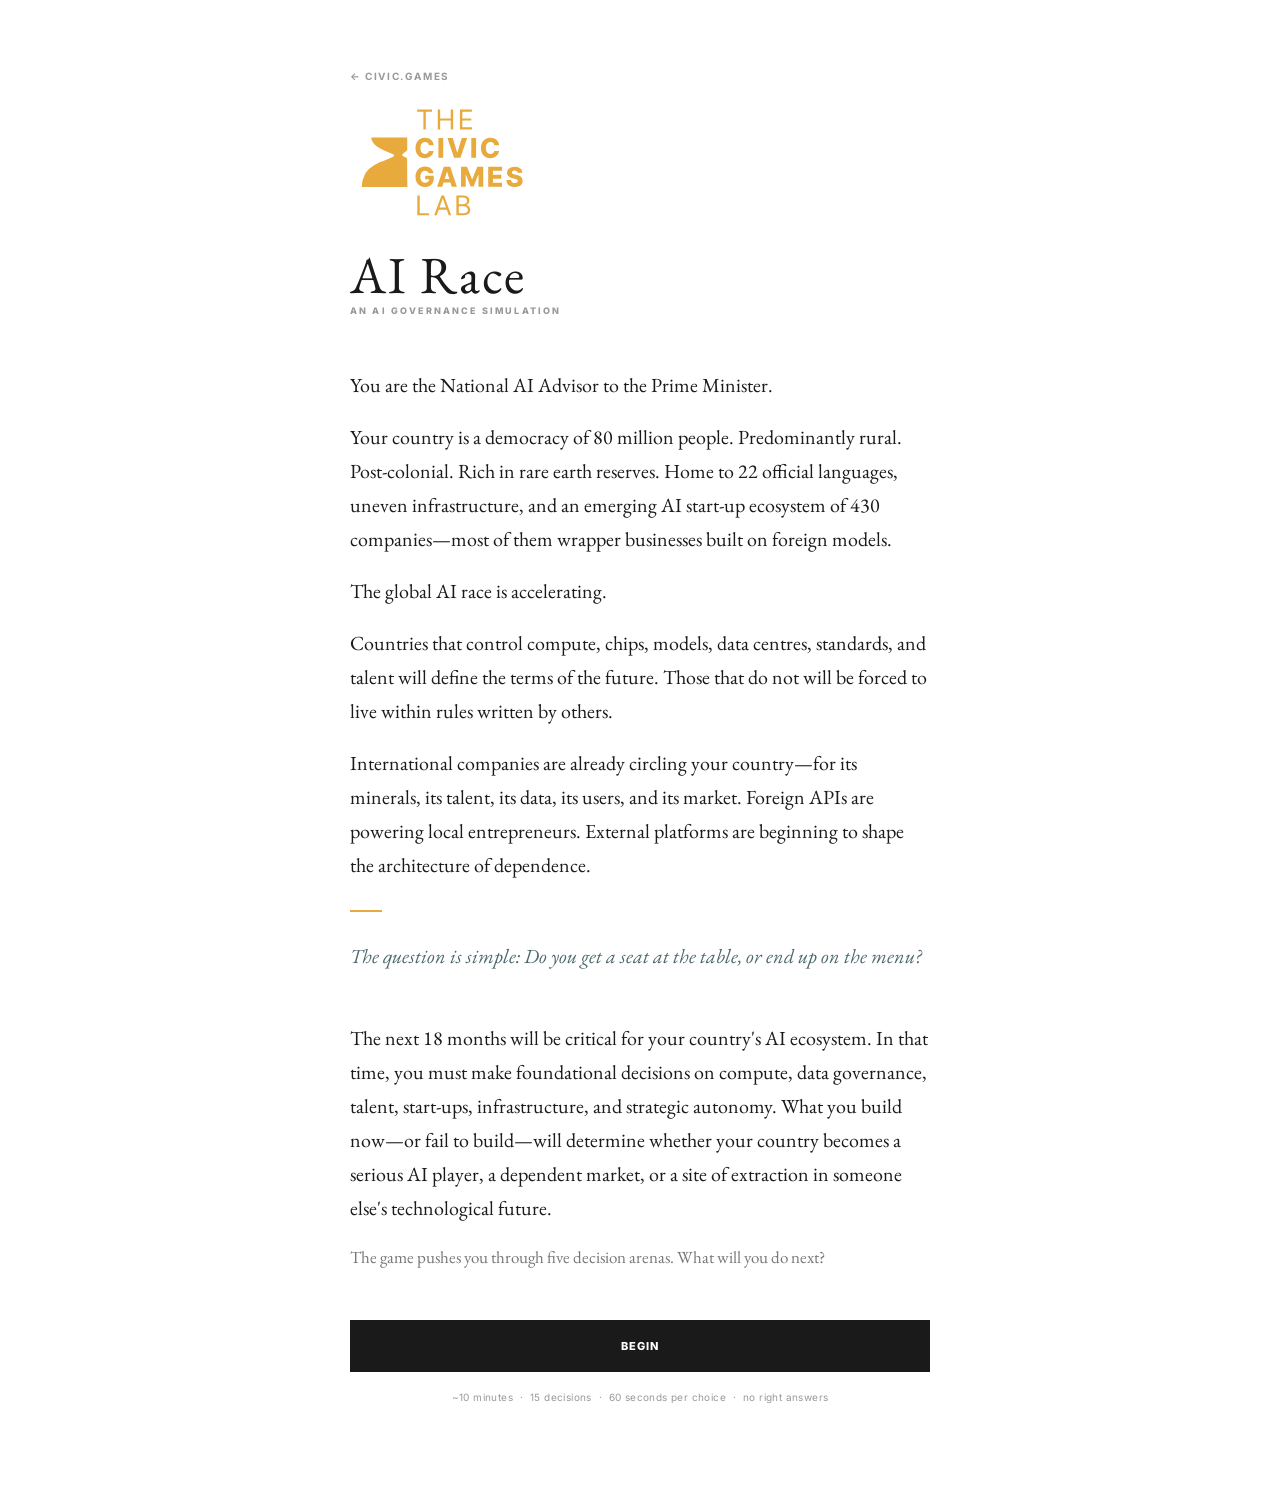
<file: ai-race/index.html>
<!DOCTYPE html>
<html lang="en">
<head>
<meta charset="UTF-8">
<meta name="viewport" content="width=device-width, initial-scale=1.0">
<title>AI Race · The Civic Games Lab</title>
<link rel="preconnect" href="https://fonts.googleapis.com">
<link rel="preconnect" href="https://fonts.gstatic.com" crossorigin>
<link href="https://fonts.googleapis.com/css2?family=EB+Garamond:ital,wght@0,400;0,500;1,400&family=Inter:wght@300;400;500;600;800&display=swap" rel="stylesheet">
<link rel="stylesheet" href="css/styles.css">
</head>
<body>
<div id="app"></div>
<script src="js/app.js"></script>
</body>
</html>
</file>
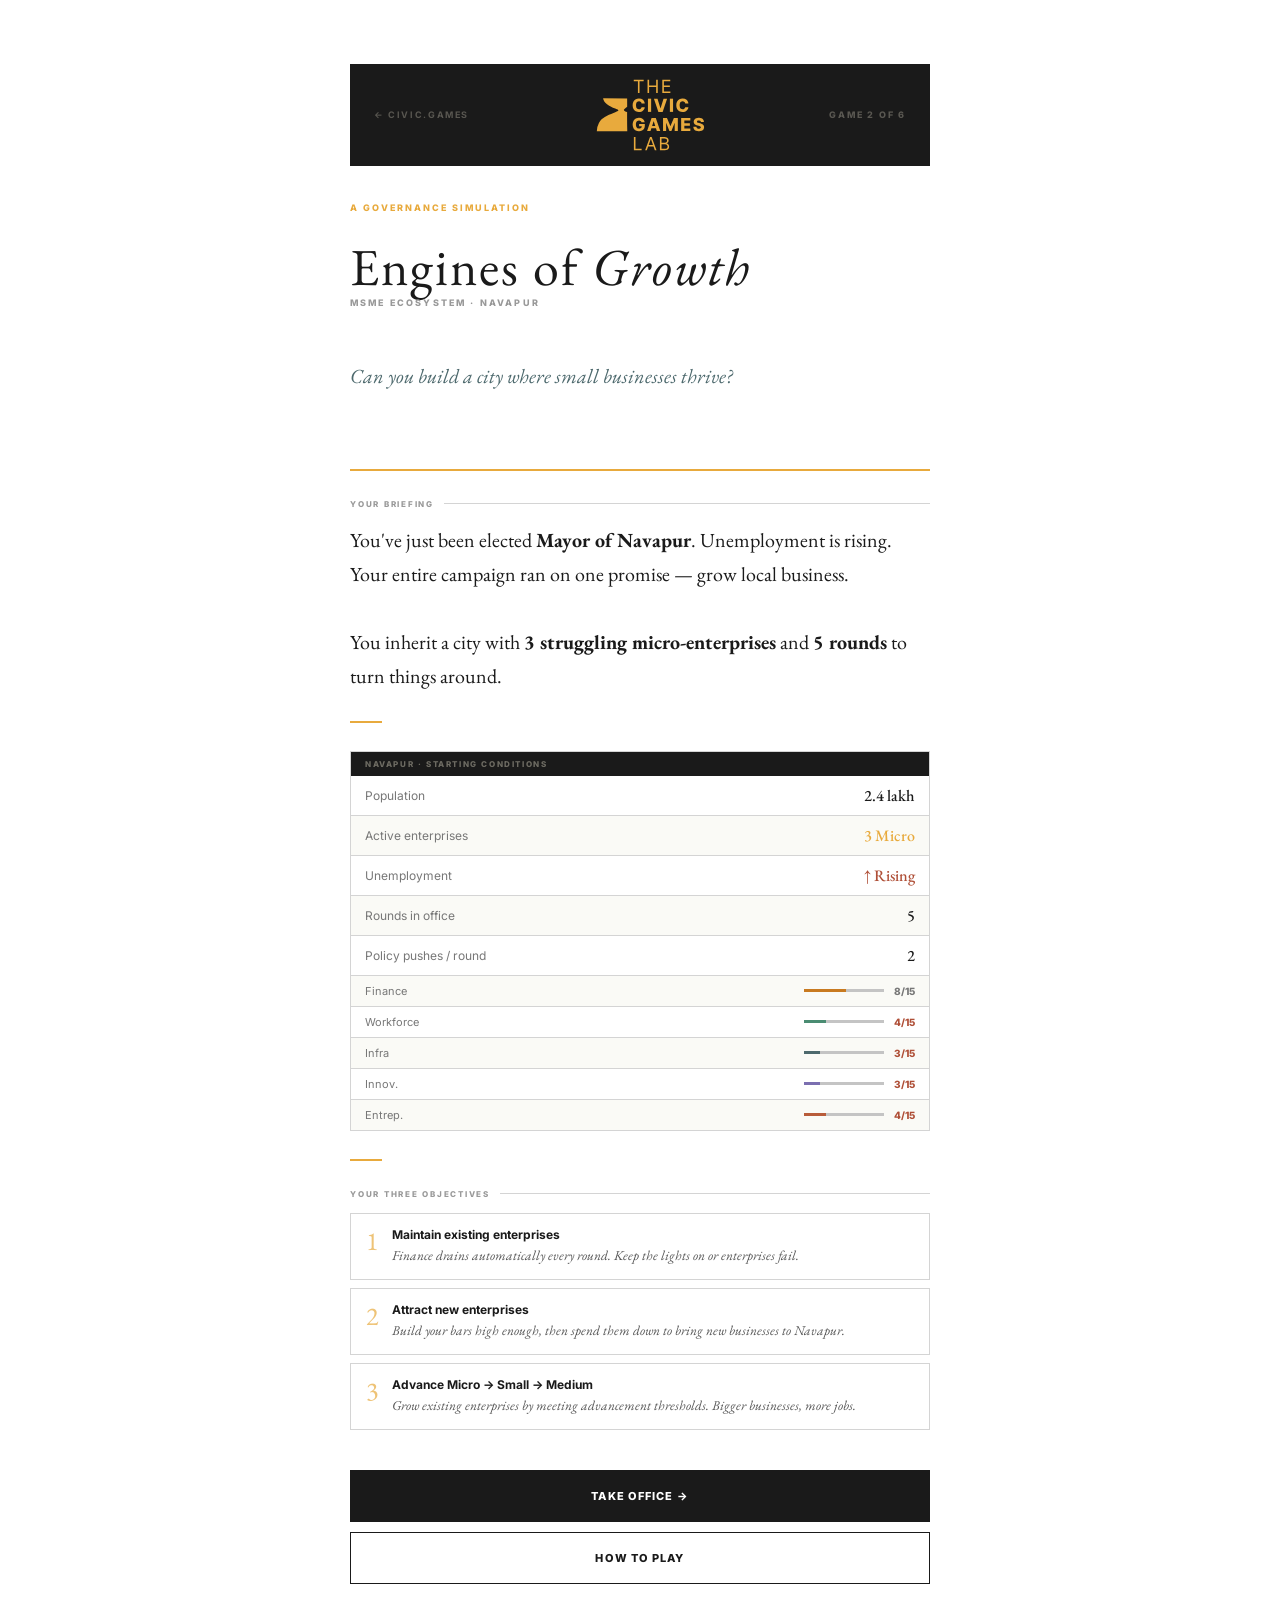
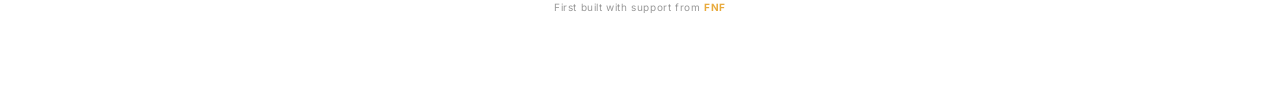
<file: engines-of-growth/index.html>
<!DOCTYPE html>
<html lang="en">
<head>
  <meta charset="UTF-8">
  <meta name="viewport" content="width=device-width, initial-scale=1.0">
  <title>Engines of Growth — Civic Games Lab</title>
  <meta name="description" content="Can you build a city where small businesses thrive? A governance simulation about MSME ecosystems.">
  <meta property="og:title" content="Engines of Growth">
  <meta property="og:description" content="You've just been elected Mayor of Navapur. 5 rounds. 3 struggling micro-enterprises. Can you turn it around?">
  <meta property="og:type" content="website">
  <link rel="preconnect" href="https://fonts.googleapis.com">
  <link rel="preconnect" href="https://fonts.gstatic.com" crossorigin>
  <link href="https://fonts.googleapis.com/css2?family=EB+Garamond:ital,wght@0,400;0,500;0,600;1,400;1,500;1,600&family=Inter:wght@300;400;500;600;700;800&display=swap" rel="stylesheet">
  <!-- Shared civic.games base styles -->
  <link rel="stylesheet" href="../styles.css">
  <!-- Game-specific styles -->
  <link rel="stylesheet" href="css/styles.css">
</head>
<body>
  <div id="app"></div>
  <script src="js/game.js"></script>
</body>
</html>
</file>
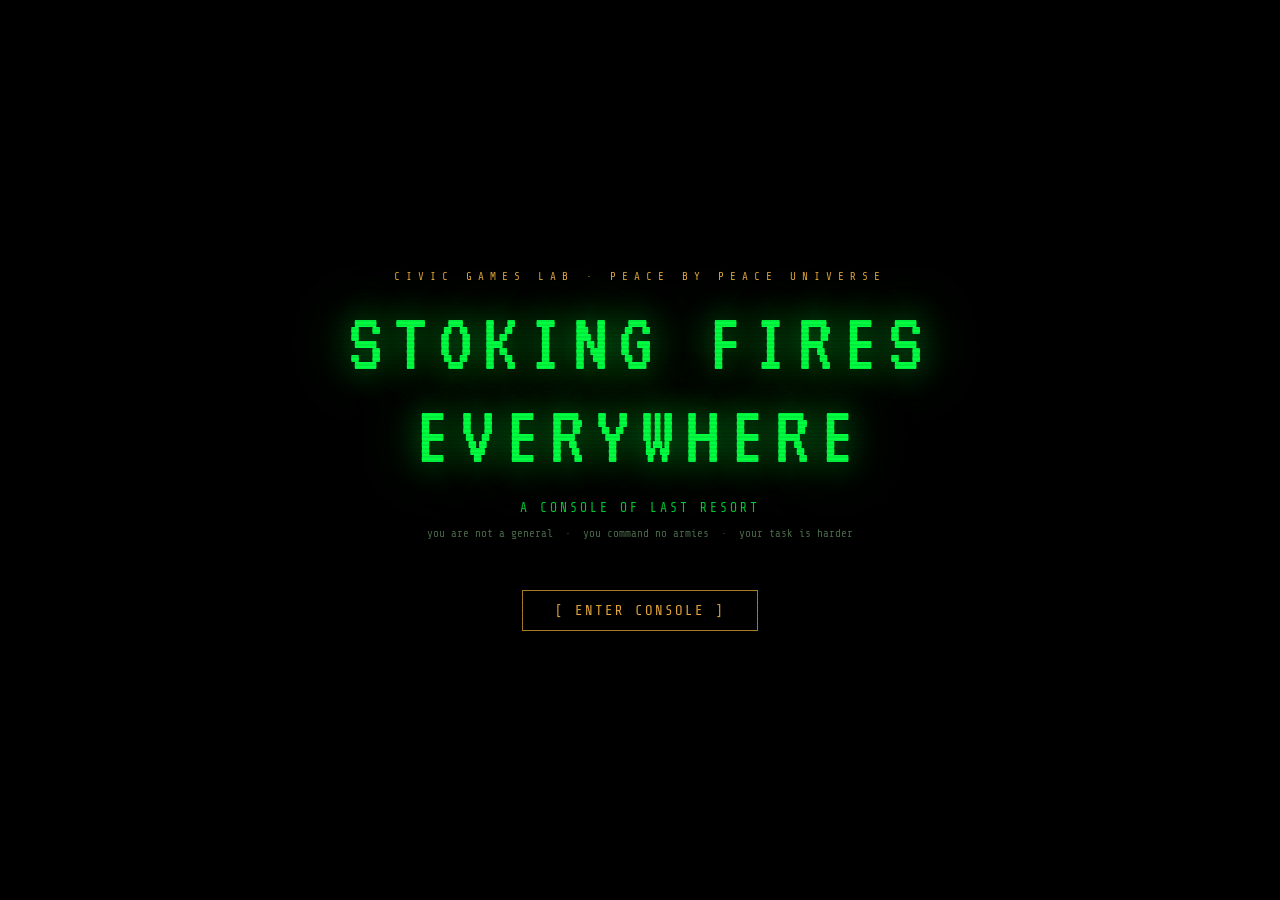
<file: Threshold/index.html>
<!DOCTYPE html>
<html lang="en">
<head>
<meta charset="UTF-8">
<meta name="viewport" content="width=device-width, initial-scale=1.0">
<title>STOKING FIRES EVERYWHERE — Console of Last Resort</title>
<link rel="stylesheet" href="css/style.css">

</head>
<body>

<!-- TITLE SCREEN -->
<div id="title-screen">
  <div class="title-label">CIVIC GAMES LAB  ·  PEACE BY PEACE UNIVERSE</div>
  <div class="title-main">STOKING FIRES<br>EVERYWHERE</div>
  <div class="title-sub">A CONSOLE OF LAST RESORT</div>
  <div class="title-context">you are not a general &nbsp;·&nbsp; you command no armies &nbsp;·&nbsp; your task is harder</div>
  <button class="title-start" onclick="startGame()">[ ENTER CONSOLE ]</button>
</div>

<!-- ACT CARD -->
<div id="act-card">
  <div class="act-number" id="act-num">ACT I</div>
  <div class="act-title" id="act-title">THE KINDLING</div>
  <div class="act-desc" id="act-desc"></div>
</div>

<!-- MAIN GAME -->
<div id="game">
  <!-- TOPBAR -->
  <div id="topbar">
    <span class="topbar-left">
      <a href="../index.html" class="topbar-back">&larr; civic.games</a>
      <span class="topbar-sep">|</span>
      STOKING FIRES EVERYWHERE &nbsp;·&nbsp; CONSOLE OF LAST RESORT
    </span>
    <div class="topbar-right">
      <span id="turn-display">TURN 01 / 20</span>
      <span id="act-display" style="color:var(--amber)">ACT I</span>
      <span id="date-display"></span>
    </div>
  </div>

  <!-- MAIN LEFT PANEL -->
  <div id="main-panel">
    <div id="message-feed"></div>
    <div id="decision-panel">
      <div id="decision-label">YOUR INTERVENTION — SELECT ONE:</div>
      <div id="decision-options"></div>
    </div>
  </div>

  <!-- RIGHT PANEL -->
  <div id="right-panel">
    <!-- DOOMSDAY CLOCK -->
    <div id="clock-section">
      <div class="section-label">DOOMSDAY CLOCK</div>
      <canvas id="clock-face" width="120" height="120"></canvas>
      <div id="clock-steps" class="cursor-blink">1</div>
      <div id="clock-label">steps to midnight</div>
    </div>

    <!-- CONFLICT ESCALATION -->
    <div id="conflicts-section">
      <div class="section-label">CONFLICT ESCALATION</div>
      <div class="conflict-row">
        <div class="conflict-name"><span>I · EXPANSIONIST WAR</span><span class="conflict-val" id="c1-val">22</span></div>
        <div class="meter-bar"><div class="meter-fill" id="c1-bar"></div></div>
      </div>
      <div class="conflict-row">
        <div class="conflict-name"><span>II · IMPERIAL COLLAPSE</span><span class="conflict-val" id="c2-val">38</span></div>
        <div class="meter-bar"><div class="meter-fill" id="c2-bar"></div></div>
      </div>
      <div class="conflict-row">
        <div class="conflict-name"><span>III · BORDERLANDS</span><span class="conflict-val" id="c3-val">31</span></div>
        <div class="meter-bar"><div class="meter-fill" id="c3-bar"></div></div>
      </div>
      <div class="conflict-row">
        <div class="conflict-name"><span>IV · ECONOMIC CHALLENGE</span><span class="conflict-val" id="c4-val">18</span></div>
        <div class="meter-bar"><div class="meter-fill" id="c4-bar"></div></div>
      </div>
    </div>

    <!-- GLOBAL METERS -->
    <div id="global-section">
      <div class="section-label">GLOBAL METERS</div>
      <div class="global-row">
        <div class="global-name">ECONOMY <span class="global-val" id="eco-val">74</span></div>
        <div class="meter-bar"><div class="meter-fill" id="eco-bar"></div></div>
      </div>
      <div class="global-row">
        <div class="global-name">ALLIANCES <span class="global-val" id="all-val">52</span></div>
        <div class="meter-bar"><div class="meter-fill" id="all-bar"></div></div>
      </div>
      <div class="global-row">
        <div class="global-name">PUBLIC PRESSURE <span class="global-val" id="pp-val">41</span></div>
        <div class="meter-bar"><div class="meter-fill" id="pp-bar"></div></div>
      </div>
      <div class="global-row">
        <div class="global-name">HUMANITARIAN ↑ <span class="global-val" id="hum-val" style="color:var(--red)">12k</span></div>
        <div class="meter-bar"><div class="meter-fill danger" id="hum-bar" style="width:8%"></div></div>
      </div>
    </div>

    <!-- RESOURCES -->
    <div id="resources-section">
      <div class="section-label">YOUR RESOURCES</div>
      <div class="resource-row">
        <span class="res-name">DIP</span><div class="res-pips" id="dip-pips"></div>
      </div>
      <div class="resource-row">
        <span class="res-name">ECO</span><div class="res-pips" id="eco-pips"></div>
      </div>
      <div class="resource-row">
        <span class="res-name">POL</span><div class="res-pips" id="pol-pips"></div>
      </div>
      <div class="resource-row">
        <span class="res-name">COV</span><div class="res-pips" id="cov-pips"></div>
      </div>
      <div class="resource-row">
        <span class="res-name">OVT</span><div class="res-pips" id="ovt-pips"></div>
      </div>
    </div>

    <!-- INTELLIGENCE STATUS -->
    <div id="intel-section">
      <div class="section-label">INTELLIGENCE</div>
      <span id="misinfo-status">SIGNAL NOISE: 12%</span>
      <span id="trust-status">TRUST: — 0/10</span>
    </div>
  </div>

  <!-- BOTTOM BAR -->
  <div id="bottombar">
    <span id="turn-info">TURN 01/20</span>
    <div id="p2p-display">
      <span>PEOPLE-TO-PEOPLE:</span>
      <div class="p2p-bar"><div class="p2p-fill" id="p2p-fill"></div></div>
      <span id="p2p-label">60</span>
    </div>
    <span id="alt-status" style="color:var(--grey);font-size:10px">ALT ACTIONS: AVAILABLE</span>
    <span id="scandal-status" style="color:var(--grey);font-size:10px;margin-left:auto">SCANDAL: DORMANT</span>
    <span style="color:var(--green-dark);font-size:9px;margin-left:12px">[CLICK FEED TO SKIP TEXT]</span>
  </div>
</div>

<!-- OUTCOME SCREEN -->
<div id="outcome-screen">
  <div class="outcome-title" id="outcome-title">FRAGILE PEACE</div>
  <div class="outcome-desc" id="outcome-desc"></div>
  <div class="outcome-cost-title">HUMANITARIAN COST</div>
  <div id="cost-lines"></div>
  <div class="projection-block">
    <div class="proj-label">TEN-YEAR PROJECTION</div>
    <div class="proj-text" id="proj-text"></div>
  </div>
  <div class="outcome-actions">
    <button class="replay-btn" onclick="location.reload()">[ PLAY AGAIN ]</button>
    <a href="../index.html" class="replay-btn replay-btn-back">[ &larr; BACK TO CIVIC.GAMES ]</a>
  </div>
</div>

<!-- MIDNIGHT SCREEN -->
<div id="midnight-screen">
  <div id="midnight-lines"></div>
  <div id="midnight-nav" style="display:none">
    <a href="../index.html" class="midnight-back">&larr; Back to civic.games</a>
  </div>
</div>

<script src="js/game.js"></script>

</body>
</html>
</file>
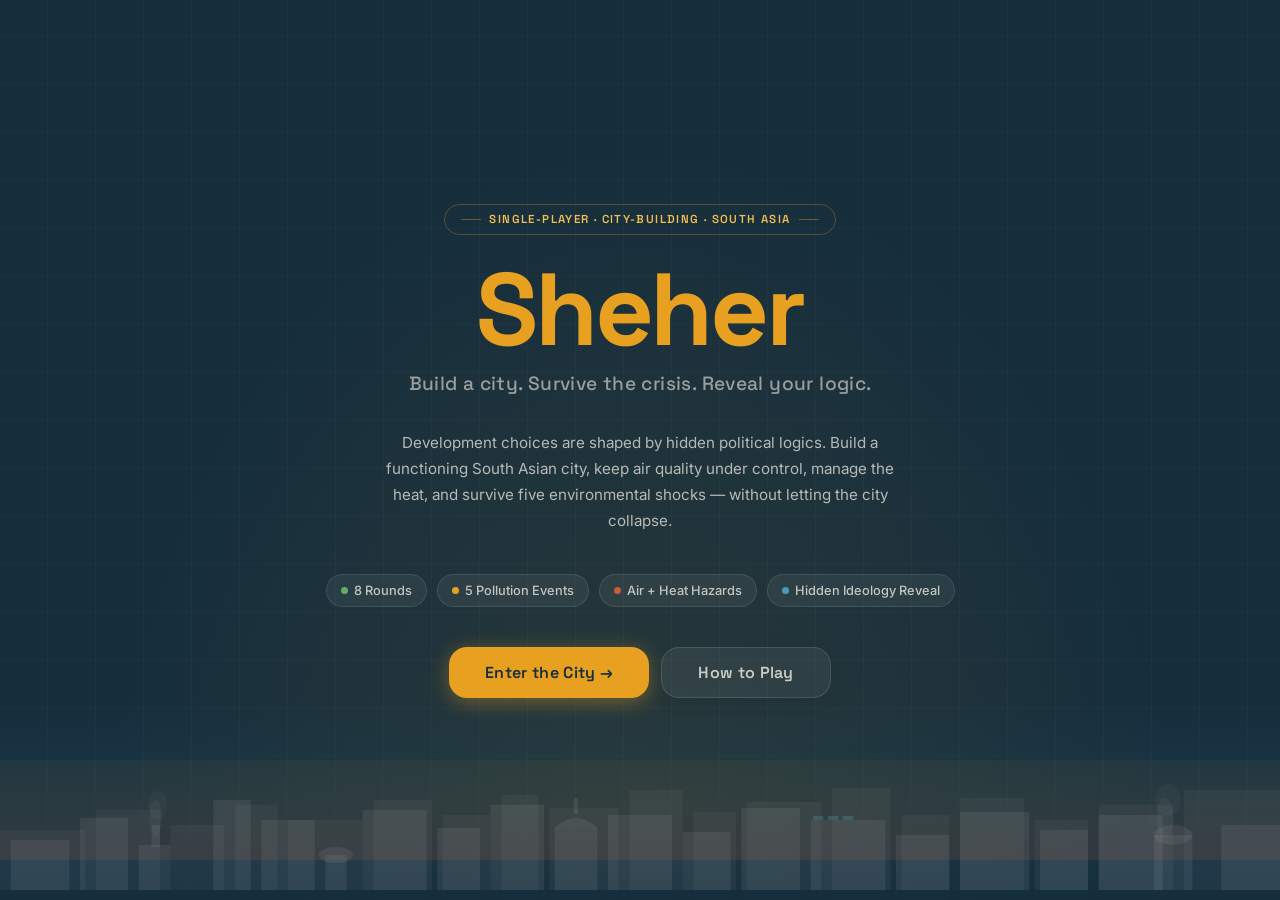
<file: Fix it/fix-it.html>
<!DOCTYPE html>
<html lang="en">
<head>
  <meta charset="UTF-8" />
  <meta name="viewport" content="width=device-width, initial-scale=1.0" />
  <title>Sheher — Digital Prototype</title>

  <!-- Open Graph / LinkedIn preview -->
  <meta property="og:type"        content="website" />
  <meta property="og:title"       content="Sheher — Urban Planning Simulation" />
  <meta property="og:description" content="You are the city planner. Place tiles, manage AQI, reveal ideology. A browser-playable governance game about the hard choices behind every city." />
  <meta property="og:image"       content="https://abeer1904.github.io/ai-race/assets/social/sheher-preview.jpg" />
  <meta property="og:image:width"  content="1200" />
  <meta property="og:image:height" content="627" />
  <meta property="og:url"         content="https://abeer1904.github.io/ai-race/Fix%20it/fix-it.html" />
  <meta property="og:site_name"   content="civic.games" />

  <!-- Twitter / X card (also picked up by some LinkedIn crawlers) -->
  <meta name="twitter:card"        content="summary_large_image" />
  <meta name="twitter:title"       content="Sheher — Urban Planning Simulation" />
  <meta name="twitter:description" content="You are the city planner. Place tiles, manage AQI, reveal ideology. A browser-playable governance game." />
  <meta name="twitter:image"       content="https://abeer1904.github.io/ai-race/assets/social/sheher-preview.jpg" />

  <link rel="stylesheet" href="css/fix-it-redesign.css" />
</head>
<body>

  <!-- ══════════════════════════════════════════════
       STARTUP SCREEN
       ══════════════════════════════════════════════ -->
  <div class="startup-overlay" id="startupOverlay">

    <!-- Background grid pattern & haze -->
    <div class="startup-haze"></div>

    <!-- City Skyline SVG -->
    <div class="startup-skyline">
      <svg viewBox="0 0 1200 200" xmlns="http://www.w3.org/2000/svg" preserveAspectRatio="none">
        <!-- Smog/haze gradient at base -->
        <defs>
          <linearGradient id="hazeGrad" x1="0" y1="0" x2="0" y2="1">
            <stop offset="0%" stop-color="rgba(232,160,32,0.06)"/>
            <stop offset="100%" stop-color="rgba(200,92,56,0.18)"/>
          </linearGradient>
          <linearGradient id="skyFade" x1="0" y1="0" x2="0" y2="1">
            <stop offset="0%" stop-color="rgba(30,67,88,0)" />
            <stop offset="100%" stop-color="rgba(22,46,60,0.9)" />
          </linearGradient>
        </defs>
        <rect width="1200" height="200" fill="url(#skyFade)"/>

        <!-- Far background buildings — darkest, smallest -->
        <rect x="0"    y="130" width="80"  height="70" fill="rgba(255,255,255,0.04)"/>
        <rect x="90"   y="110" width="60"  height="90" fill="rgba(255,255,255,0.04)"/>
        <rect x="160"  y="125" width="50"  height="75" fill="rgba(255,255,255,0.04)"/>
        <rect x="220"  y="105" width="40"  height="95" fill="rgba(255,255,255,0.04)"/>
        <rect x="270"  y="120" width="70"  height="80" fill="rgba(255,255,255,0.04)"/>
        <rect x="350"  y="100" width="55"  height="100" fill="rgba(255,255,255,0.04)"/>
        <rect x="415"  y="115" width="45"  height="85" fill="rgba(255,255,255,0.04)"/>
        <rect x="470"  y="95"  width="35"  height="105" fill="rgba(255,255,255,0.04)"/>
        <rect x="515"  y="108" width="65"  height="92" fill="rgba(255,255,255,0.04)"/>
        <rect x="590"  y="90"  width="50"  height="110" fill="rgba(255,255,255,0.04)"/>
        <rect x="650"  y="112" width="40"  height="88" fill="rgba(255,255,255,0.04)"/>
        <rect x="700"  y="102" width="70"  height="98" fill="rgba(255,255,255,0.04)"/>
        <rect x="780"  y="88"  width="55"  height="112" fill="rgba(255,255,255,0.04)"/>
        <rect x="845"  y="115" width="45"  height="85" fill="rgba(255,255,255,0.04)"/>
        <rect x="900"  y="98"  width="60"  height="102" fill="rgba(255,255,255,0.04)"/>
        <rect x="970"  y="120" width="50"  height="80" fill="rgba(255,255,255,0.04)"/>
        <rect x="1030" y="105" width="70"  height="95" fill="rgba(255,255,255,0.04)"/>
        <rect x="1110" y="90"  width="90"  height="110" fill="rgba(255,255,255,0.04)"/>

        <!-- Midground buildings — medium opacity -->
        <rect x="10"   y="140" width="55"  height="60" fill="rgba(255,255,255,0.07)"/>
        <rect x="75"   y="118" width="45"  height="82" fill="rgba(255,255,255,0.07)"/>
        <!-- Factory / chimney -->
        <rect x="130"  y="145" width="30"  height="55" fill="rgba(255,255,255,0.07)"/>
        <rect x="142"  y="125" width="8"   height="22" fill="rgba(255,255,255,0.07)"/>
        <!-- Tall office block -->
        <rect x="200"  y="100" width="35"  height="100" fill="rgba(255,255,255,0.07)"/>
        <rect x="245"  y="120" width="50"  height="80" fill="rgba(255,255,255,0.07)"/>
        <!-- Water tower shape -->
        <rect x="305"  y="155" width="20"  height="45" fill="rgba(255,255,255,0.07)"/>
        <ellipse cx="315" cy="155" rx="16" ry="8" fill="rgba(255,255,255,0.07)"/>
        <rect x="340"  y="110" width="60"  height="90" fill="rgba(255,255,255,0.07)"/>
        <rect x="410"  y="128" width="40"  height="72" fill="rgba(255,255,255,0.07)"/>
        <rect x="460"  y="105" width="50"  height="95" fill="rgba(255,255,255,0.07)"/>
        <!-- Mosque-like dome -->
        <rect x="520"  y="128" width="40"  height="72" fill="rgba(255,255,255,0.07)"/>
        <path d="M 520 128 Q 540 108 560 128" fill="rgba(255,255,255,0.08)"/>
        <rect x="538"  y="98"  width="4"   height="16" fill="rgba(255,255,255,0.08)"/>
        <rect x="570"  y="115" width="60"  height="85" fill="rgba(255,255,255,0.07)"/>
        <rect x="640"  y="132" width="45"  height="68" fill="rgba(255,255,255,0.07)"/>
        <rect x="695"  y="108" width="55"  height="92" fill="rgba(255,255,255,0.07)"/>
        <!-- Solar panels hint on flat roof -->
        <rect x="760"  y="120" width="70"  height="80" fill="rgba(255,255,255,0.07)"/>
        <rect x="762"  y="116" width="10"  height="4"  fill="rgba(74,156,184,0.30)"/>
        <rect x="776"  y="116" width="10"  height="4"  fill="rgba(74,156,184,0.30)"/>
        <rect x="790"  y="116" width="10"  height="4"  fill="rgba(74,156,184,0.30)"/>
        <rect x="840"  y="135" width="50"  height="65" fill="rgba(255,255,255,0.07)"/>
        <rect x="900"  y="112" width="65"  height="88" fill="rgba(255,255,255,0.07)"/>
        <rect x="975"  y="130" width="45"  height="70" fill="rgba(255,255,255,0.07)"/>
        <rect x="1030" y="115" width="60"  height="85" fill="rgba(255,255,255,0.07)"/>
        <!-- Cooling tower hint -->
        <ellipse cx="1100" cy="135" rx="18" ry="10" fill="rgba(255,255,255,0.07)"/>
        <rect x="1082" y="135" width="36"  height="65" fill="rgba(255,255,255,0.07)"/>
        <rect x="1145" y="125" width="55"  height="75" fill="rgba(255,255,255,0.07)"/>

        <!-- Smoke/haze streaks from chimneys/plants -->
        <ellipse cx="146" cy="118" rx="6"  ry="18" fill="rgba(255,255,255,0.04)"/>
        <ellipse cx="148" cy="105" rx="9"  ry="14" fill="rgba(255,255,255,0.03)"/>
        <ellipse cx="1092" cy="118" rx="8" ry="20" fill="rgba(255,255,255,0.04)"/>
        <ellipse cx="1095" cy="100" rx="12" ry="16" fill="rgba(255,255,255,0.03)"/>

        <!-- Foreground ground fill -->
        <rect x="0" y="190" width="1200" height="10" fill="rgba(22,46,60,0.95)"/>

        <!-- Smog haze layer overlay -->
        <rect x="0" y="60" width="1200" height="100" fill="url(#hazeGrad)" opacity="0.8"/>
      </svg>
    </div>

    <!-- Main content -->
    <div class="startup-content">
      <div class="startup-eyebrow">Single-player · City-building · South Asia</div>

      <h1 class="startup-title">
        <span class="accent">Sheher</span>
      </h1>

      <p class="startup-tagline">Build a city. Survive the crisis. Reveal your logic.</p>

      <p class="startup-description">
        Development choices are shaped by hidden political logics. Build a functioning South Asian city, keep air quality under control, manage the heat, and survive five environmental shocks — without letting the city collapse.
      </p>

      <div class="startup-pills">
        <span class="startup-pill"><span class="dot dot-green"></span>8 Rounds</span>
        <span class="startup-pill"><span class="dot dot-orange"></span>5 Pollution Events</span>
        <span class="startup-pill"><span class="dot dot-red"></span>Air + Heat Hazards</span>
        <span class="startup-pill"><span class="dot dot-teal"></span>Hidden Ideology Reveal</span>
      </div>

      <div class="startup-actions">
        <button class="startup-btn primary" id="startGameBtn">Enter the City →</button>
        <button class="startup-btn secondary" id="howToPlayBtn">How to Play</button>
      </div>
    </div>

    <!-- How to Play panel (hidden by default) -->
    <div class="how-to-play" id="howToPlay">
      <button class="htp-close" id="htpClose">✕</button>
      <div class="htp-title">How to Play</div>
      <div class="htp-grid">
        <div class="htp-card">
          <h4>🏗 Foundation (Rounds 1–3)</h4>
          <p>Each round, choose 2 tiles from 5 offers. Place them to build your city grid. Tiles affect AQI, development, water, and electricity.</p>
        </div>
        <div class="htp-card">
          <h4>🌫 Pressure Phase (Rounds 4–8)</h4>
          <p>A pollution or heat event strikes every round. Choose 2 mitigation responses. Keep AQI below the danger threshold to survive.</p>
        </div>
        <div class="htp-card">
          <h4>📊 Watch Your Metrics</h4>
          <p>AQI is your lifeline. Development, water, electricity, and unemployment are constraint layers — let them collapse and the city fails.</p>
        </div>
        <div class="htp-card">
          <h4>🧠 Hidden Logics</h4>
          <p>Your choices are quietly tracked. At the end, the city reveals which political ideology — builder, activist, policymaker, or industrialist — dominated your decisions.</p>
        </div>
      </div>
    </div>

  </div><!-- /startup-overlay -->


  <!-- ══════════════════════════════════════════════
       MAIN GAME (shown after startup)
       ══════════════════════════════════════════════ -->
  <div class="shell" id="gameShell" style="display:none;">

    <!-- ── TOPBAR ── -->
    <header class="topbar">
      <div class="brand-row">
        <div class="brand-left">
          <div class="brand-title">
            <span class="title-pill">SHEHER</span>
            <span class="game-label">Digital Prototype</span>
          </div>
          <p class="subtitle">A single-player city-building game where development choices are biased by hidden political logics. Build a functioning South Asian city, keep AQI under control, and survive five environmental shocks without letting development collapse.</p>
        </div>
        <div class="hud-strip">
          <div class="hud-chip">
            <span class="k">Round</span>
            <span class="v" id="roundChip">1 / 8</span>
          </div>
          <div class="hud-chip">
            <span class="k">Phase</span>
            <span class="v" id="phaseChip">Foundation</span>
          </div>
          <div class="hud-chip">
            <span class="k">Wind</span>
            <span class="v" id="windChip">→ East</span>
          </div>
          <div class="hud-chip">
            <span class="k">Pollution Cards</span>
            <span class="v" id="pollutionChip">0 / 5</span>
          </div>
          <div class="hud-chip">
            <span class="k">Round Budget</span>
            <span class="v" id="budgetChip">₹1.25 Cr</span>
          </div>
        </div>

        <!-- Hazard Toggle — standalone, far right -->
        <div class="hazard-standalone">
          <div class="hazard-standalone-label">Hazard Mode</div>
          <div class="hazard-toggle">
            <!-- Invisible real buttons keep JS wiring intact -->
            <button id="airToggle" class="hazard-btn active" type="button" aria-label="Air hazard mode"></button>
            <button id="heatToggle" class="hazard-btn" type="button" aria-label="Heat hazard mode"></button>
            <!-- Visual pill track -->
            <div class="hazard-pill-track" id="hazardPillTrack">
              <div class="hazard-pill-slider"></div>
              <div class="hazard-pill-option" data-mode="air">
                <span class="hazard-icon">🌫</span><span>Air</span>
              </div>
              <div class="hazard-pill-option" data-mode="heat">
                <span class="hazard-icon">🌡</span><span>Heat</span>
              </div>
            </div>
          </div>
        </div>
      </div>
    </header>

    <!-- ── MAIN LAYOUT ── -->
    <div class="layout">

      <!-- LEFT: Game Panel -->
      <section class="panel game-panel">

        <!-- Phase Banner -->
        <div class="phase-banner" id="phaseBanner">
          <div class="phase-banner-content">
            <div class="phase-icon" id="phaseIcon">🏗️</div>
            <div>
              <div class="phase-name" id="phaseName">Foundation Phase</div>
              <div class="phase-sub" id="phaseSub">Build the city — three rounds to lay foundations</div>
            </div>
          </div>
          <div id="phaseRound" class="phase-round-label">Round 1 of 8</div>
        </div>

        <!-- Pollution Countdown -->
        <div class="pollution-countdown safe" id="pollutionCountdown">
          <span class="cd-icon">🌫</span>
          <span class="cd-text" id="cdText">Pollution cards begin in Round 4 — 3 rounds away</span>
        </div>

        <!-- Board -->
        <div class="board-container">
          <div class="board-header">
            <span class="board-label">City Map</span>
            <span class="board-coord-note" id="boardNote">Tiles placed this session</span>
          </div>
          <div class="board" id="board"></div>
        </div>

        <!-- Selection Preview -->
        <div class="selection-preview" id="selectionPreview"></div>

        <!-- Draft Section -->
        <div class="draft-section">

          <!-- Tile Offers -->
          <div class="draft-block">
            <div class="draft-header">
              <h3 class="section-title" id="draftTitle">Choose two development tiles</h3>
              <span class="small-note" id="draftHelper">Five offers appear each round. Pick two.</span>
            </div>
            <div class="offer-grid" id="offerGrid"></div>
          </div>

          <!-- Event / Solution Section -->
          <div id="eventSection" style="display:none;">
            <div class="draft-header">
              <h3 class="section-title">Response phase</h3>
              <span class="small-note">Pick two mitigations after the pollution shock.</span>
            </div>
            <div class="event-grid" id="solutionGrid"></div>
          </div>

          <!-- Action Buttons -->
          <div class="action-row">
            <button id="confirmOffersBtn" disabled>Confirm tile choices</button>
            <button id="confirmSolutionsBtn" disabled style="display:none;">Confirm solutions</button>
            <button class="ghost-btn" id="restartBtn">↺ Restart</button>
          </div>

        </div>
      </section><!-- /game-panel -->

      <!-- RIGHT: City Console -->
      <aside class="panel console-panel">

        <!-- ① AQI — always visible, pinned at top -->
        <div class="aqi-section">
          <div class="aqi-top-row">
            <span class="aqi-eyebrow">Air Quality Index</span>
            <div class="aqi-number" id="aqiNumber">3</div>
            <div class="aqi-label-block">
              <div class="aqi-cat" id="aqiLabel">Satisfactory</div>
              <div class="aqi-note" id="aqiNote">Keep within or under the yellow band.</div>
            </div>
          </div>
          <div class="aqi-bar-wrap">
            <div class="aqi-bar-fill" id="aqiBar" style="width:25%"></div>
            <div class="aqi-bar-marker" style="left:41.6%"></div>
            <div class="aqi-bar-marker" style="left:58.3%"></div>
          </div>
          <div class="aqi-scale">
            <span>Good</span><span>Moderate</span><span>Poor</span><span>Severe</span>
          </div>
        </div>

        <!-- ② Tab navigation -->
        <div class="console-tabs">
          <button class="console-tab-btn active" data-tab="metrics">📊 Metrics</button>
          <button class="console-tab-btn" data-tab="event" id="eventTabBtn">🌫 Event</button>
          <button class="console-tab-btn" data-tab="log">📋 Log</button>
        </div>

        <!-- ③ Tab: Metrics -->
        <div class="console-tab-content active" id="tab-metrics">

          <!-- Status counters — 2×2 grid -->
          <div class="status-grid">
            <div class="tag-card expandable" data-detail="Total tiles built and placed on the city board this game.">
              <div class="label">City Tiles <span class="expand-caret">›</span></div>
              <div class="value" id="tileCount">0</div>
              <div class="tag-card-detail">Each tile shifts AQI, development, and service pressures when placed.</div>
            </div>
            <div class="tag-card expandable" data-detail="Pollution tokens accumulate each time a hazard card fires.">
              <div class="label">Pollution Tokens <span class="expand-caret">›</span></div>
              <div class="value" id="pollutionCount">0</div>
              <div class="tag-card-detail">Too many tokens with no solutions means the city starts degrading faster.</div>
            </div>
            <div class="tag-card expandable" data-detail="Solutions you've committed to counter pollution or heat events.">
              <div class="label">Solution Tokens <span class="expand-caret">›</span></div>
              <div class="value" id="solutionCount">0</div>
              <div class="tag-card-detail">Each solution offsets a pollution token and shifts AQI or heat stress.</div>
            </div>
            <div class="tag-card expandable" data-detail="Infrastructure tiles that flipped to degraded state under pressure.">
              <div class="label">Infra Flipped <span class="expand-caret">›</span></div>
              <div class="value" id="flippedCount">0</div>
              <div class="tag-card-detail">Flipped tiles reverse their benefits — jobs, power, water — until fixed.</div>
            </div>
          </div>

          <!-- Compact pressure meters -->
          <div class="meters-compact">
            <div class="meter-row">
              <div class="meter-item expandable">
                <div class="meter-item-head">
                  <span class="meter-item-label">Development <span class="expand-caret">›</span></span>
                  <strong id="devValue" class="meter-item-value">0</strong>
                </div>
                <div class="bar good"><span id="devBar"></span></div>
                <div class="meter-detail">Cumulative score from all tiles placed. Affects ideology reveal and win conditions.</div>
              </div>
              <div class="meter-item expandable">
                <div class="meter-item-head">
                  <span class="meter-item-label">Unemployment <span class="expand-caret">›</span></span>
                  <strong id="jobsValue" class="meter-item-value">0</strong>
                </div>
                <div class="bar neutral"><span id="jobsBar"></span></div>
                <div class="meter-detail">Reduced by tiles with jobs. If it hits 100 the city destabilises.</div>
              </div>
            </div>
            <div class="meter-row">
              <div class="meter-item expandable">
                <div class="meter-item-head">
                  <span class="meter-item-label">Migration <span class="expand-caret">›</span></span>
                  <strong id="migrationValue" class="meter-item-value">0</strong>
                </div>
                <div class="bar neutral"><span id="migrationBar"></span></div>
                <div class="meter-detail">Housing tiles reduce this. High migration strains water and electricity.</div>
              </div>
              <div class="meter-item expandable">
                <div class="meter-item-head">
                  <span class="meter-item-label">Water Stress <span class="expand-caret">›</span></span>
                  <strong id="waterValue" class="meter-item-value">0</strong>
                </div>
                <div class="bar neutral"><span id="waterBar"></span></div>
                <div class="meter-detail">Industry and housing increase this. Water infrastructure tiles reduce it.</div>
              </div>
            </div>
            <div class="meter-item meter-item-full expandable">
              <div class="meter-item-head">
                <span class="meter-item-label">Electricity Stress <span class="expand-caret">›</span></span>
                <strong id="electricityValue" class="meter-item-value">0</strong>
              </div>
              <div class="bar neutral"><span id="electricityBar"></span></div>
              <div class="meter-detail">Power plants and solar tiles reduce this. Housing tiles increase it with demand.</div>
            </div>
          </div>

          <!-- Development requirements -->
          <div class="tab-section-label">Development Requirements</div>
          <div class="requirements-grid" id="requirements"></div>

        </div><!-- /tab-metrics -->

        <!-- ④ Tab: Event -->
        <div class="console-tab-content" id="tab-event">
          <div class="event-tab-body">
            <div class="event-card" id="currentEventCard">No pollution card has been drawn yet.</div>
          </div>
        </div><!-- /tab-event -->

        <!-- ⑤ Tab: Log -->
        <div class="console-tab-content" id="tab-log">
          <div class="log-list" id="logList"></div>
        </div><!-- /tab-log -->

      </aside><!-- /console-panel -->

    </div><!-- /layout -->
  </div><!-- /shell -->


  <!-- ══════════════════════════════════════════════
       END GAME OVERLAY
       ══════════════════════════════════════════════ -->
  <div class="overlay" id="endOverlay">
    <div class="modal modal-wide">
      <div class="modal-head">
        <div class="brand-title">
          <span class="title-pill">FINAL READOUT</span>
          <span class="modal-subtitle">How the city read you</span>
        </div>
        <div id="resultHeadline" class="result-headline-head"></div>
      </div>

      <div class="modal-body modal-body-cols">

        <!-- LEFT: Player outputs -->
        <div class="modal-left">

          <!-- ① Who you are -->
          <div class="identity-card" id="identityCard">
            <div class="identity-emoji" id="identityEmoji">🏗</div>
            <div class="identity-body">
              <div class="identity-eyebrow">Your dominant logic</div>
              <div class="identity-title" id="identityTitle">—</div>
              <div class="identity-subtitle" id="identitySubtitle"></div>
              <p class="identity-description" id="identityDescription"></p>
              <div class="identity-traits" id="identityTraits"></div>
            </div>
          </div>

          <!-- ② City manifesto -->
          <div class="manifesto-card">
            <div class="manifesto-label">Your city's story</div>
            <p class="manifesto-text" id="manifestoText">—</p>
          </div>

        </div><!-- /modal-left -->

        <!-- RIGHT: City stats (existing data) -->
        <div class="modal-right">

          <div class="result-card">
            <div class="result-card-label">City outcome</div>
            <div id="resultOutcome" style="font-family:var(--font-head);font-size:1.05rem;font-weight:800;margin-bottom:5px;"></div>
            <p id="resultOutcomeText" class="small-note"></p>
          </div>

          <div class="result-card">
            <div class="result-card-label">Dominant logic (raw)</div>
            <div id="resultIdentity" style="font-family:var(--font-head);font-size:1.0rem;font-weight:700;margin-bottom:5px;"></div>
            <p id="resultIdentityText" class="small-note"></p>
          </div>

          <div class="result-card">
            <div class="result-card-label">Most chosen categories</div>
            <div id="resultCategories" class="small-note"></div>
          </div>

          <div class="result-card">
            <div class="result-card-label">Critical stress points</div>
            <div id="resultPressures" class="small-note"></div>
          </div>

          <p class="footnote">This prototype keeps the original rule backbone — GPO-centred setup, AQI movement by tile colour, a three-round foundation phase, then a five-pollution-card pressure phase — while converting multiplayer identity conflict into hidden offer-generation logic.</p>

          <div class="modal-actions">
            <button id="playAgainBtn">Play again →</button>
          </div>

        </div><!-- /modal-right -->
      </div><!-- /modal-body -->
    </div><!-- /modal -->
  </div><!-- /endOverlay -->


  <!-- ══════════════════════════════════════════════
       STARTUP SCREEN LOGIC
       ══════════════════════════════════════════════ -->
  <script>
    const startupOverlay = document.getElementById('startupOverlay');
    const gameShell      = document.getElementById('gameShell');
    const startGameBtn   = document.getElementById('startGameBtn');
    const howToPlayBtn   = document.getElementById('howToPlayBtn');
    const howToPlay      = document.getElementById('howToPlay');
    const htpClose       = document.getElementById('htpClose');

    /* ════════════════════════════════════════════════
       PLAYER-LEVEL OUTPUTS: Identity + Manifesto
       ════════════════════════════════════════════════ */

    const IDENTITY_PROFILES = {
      activist: {
        title: 'The Activist',
        subtitle: 'You built with the city\'s lungs in mind.',
        description: 'Your decisions consistently prioritised clean air, green space, and community welfare over raw development. You saw pollution not as a side effect to manage — but as a failure of design to prevent.',
        traits: ['Green-first', 'Long-term thinker', 'Community-led'],
        bg: 'rgba(74,124,89,0.08)', border: 'rgba(74,124,89,0.25)', text: '#2d5c3a', emoji: '🌿'
      },
      builder: {
        title: 'The Builder',
        subtitle: 'You built fast and built big.',
        description: 'Construction, housing, and urban growth were your instinct. You moved quickly, placed ambitiously, and trusted that development would eventually create the conditions for everything else.',
        traits: ['High-output', 'Growth-oriented', 'Pragmatic'],
        bg: 'rgba(232,160,32,0.08)', border: 'rgba(232,160,32,0.28)', text: '#8a5c00', emoji: '🏗'
      },
      industrialist: {
        title: 'The Industrialist',
        subtitle: 'You bet on production.',
        description: 'Industries, power plants, and economic output shaped your city. You understood that cities run on energy and employment — even when the price was air quality and water stress.',
        traits: ['Production-first', 'Risk-tolerant', 'Economy-led'],
        bg: 'rgba(200,92,56,0.08)', border: 'rgba(200,92,56,0.26)', text: '#7a2b20', emoji: '🏭'
      },
      policymaker: {
        title: 'The Policymaker',
        subtitle: 'You governed with systems in mind.',
        description: 'Institutions, public infrastructure, and planned responses defined your approach. When pressure hit, you reached for regulation and structured mitigation over improvised fixes.',
        traits: ['Systems thinker', 'Institution-builder', 'Policy-led'],
        bg: 'rgba(46,100,130,0.08)', border: 'rgba(46,100,130,0.24)', text: '#1a3040', emoji: '⚖️'
      },
      citizen: {
        title: 'The Citizen',
        subtitle: 'You built for the people who live here.',
        description: 'Housing, schools, hospitals, markets — the texture of daily life rather than the vanity metrics of growth. Your city prioritised liveability over output, welfare over efficiency.',
        traits: ['People-centred', 'Welfare-focused', 'Ground-level'],
        bg: 'rgba(122,80,64,0.08)', border: 'rgba(122,80,64,0.24)', text: '#5a3020', emoji: '🏘'
      }
    };

    const MANIFESTOS = {
      activist: {
        win: 'You wanted a city that could breathe. Round by round, you planted forests, pushed back against the industrial tide, and built corridors where smog might have settled. When the pollution events came, you were ready — clean infrastructure absorbing what bad planning usually cannot. This city still has air in it. Not because it was easy, but because someone insisted it mattered.',
        lose: 'You wanted a city that could breathe — but the pressures were bigger than the solutions you could reach. Green choices alone couldn\'t hold back the tide when the pollution shocks came fast. By the time the final cards fell, the infrastructure wasn\'t resilient enough. The logic was right. The conditions weren\'t.'
      },
      builder: {
        win: 'You wanted a city that could grow — and it did. Towers rose, roads expanded, development numbers climbed round by round. When the pollution events came, you picked your mitigations carefully enough to keep the city breathing. Not everyone agreed with your priorities, but the skyline tells the story: a city that took shape under your hand and survived it.',
        lose: 'You wanted a city that could grow — and it grew fast. But the AQI didn\'t wait for development to catch up with itself. The infrastructure you prioritised had no answer for what the pollution cards brought: congestion spiking, landfills burning, thermal plants choking the air. The city built itself into a corner.'
      },
      industrialist: {
        win: 'You wanted a city that could produce — and it did. Industries hummed, power stayed on, employment held. The pollution shocks were real, but you navigated them carefully enough to keep the city functional. Not every choice was clean, but the city is standing and the economy is intact.',
        lose: 'You wanted a city that could produce — but production came at a cost the city couldn\'t absorb. Heavy industry, thermal energy, and freight corridors generated growth right up until the pollution events arrived. Then there were no green options left to counterbalance what had been built. The city didn\'t fail because of neglect. It failed because of ambition without limits.'
      },
      policymaker: {
        win: 'You wanted a city that could be governed — and you governed it. Institutions and planned responses kept the city functional even as the pressure events hit. You picked mitigation solutions that worked systemically, not just locally. The city isn\'t just standing — it has the bones of something that can be administered and improved.',
        lose: 'You wanted a city that could be governed — but governance hit its limits. The right institutions were there, the right policies were chosen, and yet the cascade of events overwhelmed what institutional capacity alone could absorb. A city needs more than good policy; it needs the physical infrastructure to back it up. That gap is where this one broke.'
      },
      citizen: {
        win: 'You wanted a city where people could actually live — and that\'s what you built. Housing, schools, hospitals, markets: the texture of daily life rather than flashy development metrics. When the events hit, your city had communities resilient enough to absorb the shock. Not the most dramatic outcome, but the most human one.',
        lose: 'You wanted a city where people could actually live — but the environment the people needed didn\'t hold. Welfare infrastructure was in place, but without enough green buffer or energy resilience, the city couldn\'t handle what the pollution events threw at it. The community logic was sound. The city needed more than community to survive.'
      }
    };

    function generatePlayerOutputs() {
      const identityEl = document.getElementById('resultIdentity');
      const outcomeEl  = document.getElementById('resultOutcome');
      if (!identityEl || !outcomeEl) return;

      const rawIdentity = identityEl.textContent.toLowerCase();
      const rawOutcome  = outcomeEl.textContent.toLowerCase();

      // Match ideology
      const key = Object.keys(IDENTITY_PROFILES).find(k => rawIdentity.includes(k)) || 'builder';
      const profile = IDENTITY_PROFILES[key];

      // Determine win/loss
      const lost = /fail|collapse|loss|defeat|exceed|danger|critical/i.test(rawOutcome);

      // Populate identity card
      document.getElementById('identityEmoji').textContent = profile.emoji;
      document.getElementById('identityTitle').textContent = profile.title;
      document.getElementById('identitySubtitle').textContent = profile.subtitle;
      document.getElementById('identityDescription').textContent = profile.description;

      const traitsEl = document.getElementById('identityTraits');
      traitsEl.innerHTML = profile.traits.map(t =>
        `<span class="identity-trait" style="background:${profile.bg};border-color:${profile.border};color:${profile.text}">${t}</span>`
      ).join('');

      // Colour the card
      const card = document.getElementById('identityCard');
      card.style.background = `linear-gradient(135deg, ${profile.bg}, rgba(255,255,255,0))`;
      card.style.borderColor = profile.border;

      // Populate manifesto
      const manifestoSet = MANIFESTOS[key] || MANIFESTOS.builder;
      document.getElementById('manifestoText').textContent = lost ? manifestoSet.lose : manifestoSet.win;
    }

    // Trigger when endOverlay becomes active
    new MutationObserver(() => {
      if (document.getElementById('endOverlay').classList.contains('active')) {
        setTimeout(generatePlayerOutputs, 80);
      }
    }).observe(document.getElementById('endOverlay'), { attributes: true, attributeFilter: ['class'] });

    /* ── Console Tabs ── */
    function initConsoleTabs() {
      document.querySelectorAll('.console-tab-btn').forEach(btn => {
        btn.addEventListener('click', () => {
          document.querySelectorAll('.console-tab-btn').forEach(b => b.classList.remove('active'));
          document.querySelectorAll('.console-tab-content').forEach(c => c.classList.remove('active'));
          btn.classList.add('active');
          document.getElementById('tab-' + btn.dataset.tab).classList.add('active');
          // Clear notification dot when user clicks event tab
          if (btn.dataset.tab === 'event') {
            document.getElementById('eventTabBtn').classList.remove('has-alert');
          }
        });
      });

      // Watch currentEventCard for active class → badge the Event tab
      const eventCard = document.getElementById('currentEventCard');
      if (eventCard) {
        new MutationObserver(() => {
          const isActive = eventCard.classList.contains('active');
          const eventTabBtn = document.getElementById('eventTabBtn');
          if (isActive && !eventTabBtn.classList.contains('active')) {
            eventTabBtn.classList.add('has-alert');
          }
        }).observe(eventCard, { attributes: true, attributeFilter: ['class'] });
      }
    }

    /* ── Sliding Pill Hazard Toggle ── */
    function initPillTrack() {
      const track = document.getElementById('hazardPillTrack');
      if (!track) return;
      const airBtn  = document.getElementById('airToggle');
      const heatBtn = document.getElementById('heatToggle');

      function syncPill(mode) {
        track.dataset.mode = mode;
      }
      syncPill('air'); // initial

      const observer = new MutationObserver(() => {
        syncPill(airBtn.classList.contains('active') ? 'air' : 'heat');
      });
      observer.observe(airBtn,  { attributes: true, attributeFilter: ['class'] });
      observer.observe(heatBtn, { attributes: true, attributeFilter: ['class'] });

      track.querySelectorAll('.hazard-pill-option').forEach(opt => {
        opt.addEventListener('click', () => {
          document.getElementById(opt.dataset.mode + 'Toggle').click();
        });
      });
    }

    /* ── Expandable Metric Cards ── */
    function initExpandables() {
      document.querySelectorAll('.tag-card.expandable, .meter-item.expandable').forEach(card => {
        card.addEventListener('click', (e) => {
          if (e.target.closest('button, input, a')) return;
          const wasOpen = card.classList.contains('open');
          const siblings = card.closest('.status-grid, .meter-row, .meters-compact');
          if (siblings) {
            siblings.querySelectorAll('.tag-card.expandable.open, .meter-item.expandable.open').forEach(c => {
              if (c !== card) c.classList.remove('open');
            });
          }
          card.classList.toggle('open', !wasOpen);
        });
      });
    }

    startGameBtn.addEventListener('click', () => {
      startupOverlay.classList.add('fade-out');
      startupOverlay.addEventListener('animationend', () => {
        startupOverlay.style.display = 'none';
        gameShell.style.display = 'block';
        initConsoleTabs();
        initPillTrack();
        initExpandables();
      }, { once: true });
    });

    howToPlayBtn.addEventListener('click', () => {
      howToPlay.classList.add('visible');
    });

    htpClose.addEventListener('click', () => {
      howToPlay.classList.remove('visible');
    });

    // Close HTP if clicking outside
    document.addEventListener('click', (e) => {
      if (howToPlay.classList.contains('visible') &&
          !howToPlay.contains(e.target) &&
          e.target !== howToPlayBtn) {
        howToPlay.classList.remove('visible');
      }
    });
  </script>

  <!-- ══════════════════════════════════════════════
       GAME ENGINE (unchanged)
       ══════════════════════════════════════════════ -->
  <script src="js/data-layer.js"></script>
  <script src="js/road-engine.js"></script>
  <script src="js/placement-rules.js"></script>
  <script src="js/dependency-engine.js"></script>
  <script src="js/fix-it.js"></script>

</body>
</html>
</file>
<file: ai-race/css/styles.css>
:root {
  --amber:      #E8AA3D;
  --teal:       #4D696D;
  --cream:      #EAE5D0;
  --rust:       #AF4F37;
  --ink:        #1A1A1A;
  --ink-mid:    #555;
  --ink-muted:  #777;
  --ink-faint:  #999;
  --bar-bg:     #c4c4c4;
  --border:     #d4d4d4;
  --white:      #ffffff;
}

*, *::before, *::after { box-sizing: border-box; margin: 0; padding: 0; }
html, body { min-height: 100%; background: var(--white); color: var(--ink); }
body { font-family: 'Inter', system-ui, -apple-system, sans-serif; -webkit-font-smoothing: antialiased; }

/* ── Layout ── */
.screen { min-height: 100vh; display: flex; flex-direction: column; align-items: center; padding: 64px 24px 96px; animation: fadeUp 0.3s ease; }
.inner  { width: 100%; max-width: 580px; }
@keyframes fadeUp { from { opacity: 0; transform: translateY(8px); } to { opacity: 1; transform: translateY(0); } }

/* ── Game nav (back link) ── */
.game-nav { margin-bottom: 20px; }
.game-nav-back { font-size: 10px; font-weight: 700; letter-spacing: 0.16em; text-transform: uppercase; color: var(--ink-faint); text-decoration: none; transition: color 0.14s; }
.game-nav-back:hover { color: var(--amber); }

/* ── Month tracker ── */
.month-tracker { display: flex; align-items: center; gap: 14px; padding: 14px 0; border-top: 1px solid var(--border); border-bottom: 1px solid var(--border); margin-bottom: 12px; }
.month-label   { font-size: 9px; font-weight: 800; letter-spacing: 0.2em; text-transform: uppercase; color: var(--ink-faint); white-space: nowrap; flex-shrink: 0; }
.bar-wrap      { flex: 1; height: 2px; background: var(--bar-bg); overflow: hidden; }
.bar-fill      { height: 100%; background: var(--ink); transition: width 0.5s ease; }
.bar-fill.amber  { background: var(--amber); }
.bar-fill.danger { background: var(--rust); }
.month-count   { font-size: 12px; font-weight: 500; color: var(--ink-muted); white-space: nowrap; flex-shrink: 0; font-variant-numeric: tabular-nums; }
.month-count.danger { color: var(--rust); }

/* ── Dimension bars ── */
.dim-bars      { padding: 12px 0 14px; border-bottom: 1px solid var(--border); margin-bottom: 32px; }
.dim-row       { display: flex; align-items: center; gap: 10px; margin-bottom: 7px; }
.dim-row:last-child { margin-bottom: 0; }
.dim-label     { font-size: 9px; font-weight: 800; letter-spacing: 0.14em; text-transform: uppercase; color: var(--ink-faint); width: 76px; flex-shrink: 0; }
.dim-bar-wrap  { flex: 1; height: 2px; background: var(--bar-bg); overflow: hidden; }
.dim-bar-fill  { height: 100%; background: var(--amber); transition: width 1s ease; }

/* ── Timer ── */
.timer-row     { display: flex; align-items: center; justify-content: space-between; margin-bottom: 8px; }
.timer-label   { font-size: 10px; color: var(--ink-faint); letter-spacing: 0.04em; }
.timer-secs    { font-size: 10px; font-weight: 800; color: var(--ink-faint); font-variant-numeric: tabular-nums; transition: color 0.3s; }
.timer-secs.urgent { color: var(--rust); }
.timer-bar-wrap { height: 2px; background: var(--bar-bg); margin-bottom: 32px; overflow: hidden; }
.timer-bar     { height: 100%; background: var(--amber); transition: width 1s linear; }
.timer-bar.urgent { background: var(--rust); }

/* ── Option cards ── */
.options       { display: flex; flex-direction: column; gap: 10px; margin-bottom: 28px; }
.option-card   { border: 1px solid var(--border); padding: 20px 22px; cursor: pointer; transition: border-color 0.12s, background 0.12s; }
.option-card:hover  { border-color: var(--amber); background: #FFFCF2; }
.option-card:active { background: #FFF6DB; }
.opt-letter    { font-size: 9px; font-weight: 800; letter-spacing: 0.22em; text-transform: uppercase; color: var(--amber); margin-bottom: 7px; }
.opt-title     { font-size: 15px; font-weight: 600; color: var(--ink); margin-bottom: 8px; line-height: 1.35; }
.opt-desc      { font-size: 13px; line-height: 1.6; color: var(--ink-mid); }

/* ── Progress dots ── */
.progress-dots { display: flex; gap: 5px; flex-wrap: wrap; margin-top: 24px; }
.dot           { width: 7px; height: 7px; border-radius: 50%; background: var(--border); transition: background 0.2s; }
.dot.current   { background: var(--amber); }
.dot.done-A    { background: var(--teal); }
.dot.done-B    { background: var(--ink-muted); }
.dot.done-C    { background: var(--ink-faint); }

/* ── Buttons ── */
.btn { display: inline-block; padding: 14px 28px; border: 1px solid var(--ink); background: var(--white); color: var(--ink); font-family: 'Inter', system-ui, sans-serif; font-size: 11px; font-weight: 800; letter-spacing: 0.1em; text-transform: uppercase; cursor: pointer; text-decoration: none; transition: background 0.14s, color 0.14s, border-color 0.14s; text-align: center; }
.btn:hover     { background: var(--amber); color: var(--ink); border-color: var(--amber); }
.btn-primary   { background: var(--ink); color: var(--white); }
.btn-primary:hover { background: var(--amber); color: var(--ink); border-color: var(--amber); }
.btn-full      { width: 100%; padding: 18px; display: block; }

/* ── Divider ── */
.divider       { width: 32px; height: 2px; background: var(--amber); margin: 28px 0; }

/* ── Text styles ── */
.situation-intro { font-family: 'EB Garamond', Garamond, Georgia, serif; font-size: 18px; font-style: italic; color: var(--teal); line-height: 1.65; margin-bottom: 20px; }
.situation       { font-family: 'EB Garamond', Garamond, Georgia, serif; font-size: 20px; line-height: 1.7; color: var(--ink); margin-bottom: 28px; }

/* ── Intro ── */
.game-title   { font-family: 'EB Garamond', Garamond, Georgia, serif; font-size: 52px; font-weight: 400; letter-spacing: 0.04em; color: var(--ink); line-height: 1; margin-top: 28px; margin-bottom: 4px; }
.game-sub     { font-size: 9px; font-weight: 800; letter-spacing: 0.24em; text-transform: uppercase; color: var(--ink-faint); margin-bottom: 52px; }
.intro-body   { font-family: 'EB Garamond', Garamond, Georgia, serif; font-size: 20px; line-height: 1.7; color: var(--ink); margin-bottom: 18px; }
.intro-italic { font-family: 'EB Garamond', Garamond, Georgia, serif; font-size: 20px; font-style: italic; color: var(--teal); line-height: 1.65; margin-bottom: 48px; }
.intro-note   { font-size: 10px; color: var(--ink-faint); margin-top: 16px; text-align: center; line-height: 1.8; letter-spacing: 0.04em; }

/* ── Labels ── */
.label-amber  { font-size: 9px; font-weight: 800; letter-spacing: 0.22em; text-transform: uppercase; color: var(--amber); }
.label-teal   { font-size: 9px; font-weight: 800; letter-spacing: 0.2em; text-transform: uppercase; color: var(--teal); }
.label-muted  { font-size: 9px; font-weight: 800; letter-spacing: 0.16em; text-transform: uppercase; color: var(--ink-faint); }
.dec-counter  { font-size: 9px; font-weight: 500; letter-spacing: 0.18em; text-transform: uppercase; color: var(--border); margin-bottom: 4px; }

/* ── Consequence ── */
.choice-badge      { font-size: 9px; font-weight: 800; letter-spacing: 0.2em; text-transform: uppercase; color: var(--amber); margin-bottom: 6px; }
.choice-title      { font-size: 20px; font-weight: 600; color: var(--ink); margin-bottom: 26px; line-height: 1.3; }
.consequence-text  { font-family: 'EB Garamond', Garamond, Georgia, serif; font-size: 21px; line-height: 1.75; color: var(--ink); margin-bottom: 20px; }
.score-delta       { font-size: 11px; color: var(--ink-faint); margin-bottom: 18px; line-height: 1.9; }
.months-note       { font-size: 12px; color: var(--ink-faint); font-style: italic; margin-bottom: 32px; line-height: 1.5; }
.months-note .danger { color: var(--rust); font-style: normal; font-weight: 600; }
.random-notice     { font-size: 10px; color: var(--rust); letter-spacing: 0.1em; margin-bottom: 12px; font-weight: 800; }

/* ── Event (what-if) card ── */
.event-wrap    { border-top: 3px solid var(--amber); padding-top: 32px; }
.event-from    { font-size: 9px; font-weight: 800; letter-spacing: 0.26em; text-transform: uppercase; color: var(--amber); margin-bottom: 16px; }
.event-headline { font-family: 'EB Garamond', Garamond, Georgia, serif; font-size: 34px; font-weight: 500; line-height: 1.2; color: var(--ink); margin-bottom: 24px; }
.event-body    { font-family: 'EB Garamond', Garamond, Georgia, serif; font-size: 20px; line-height: 1.75; color: var(--ink-mid); margin-bottom: 24px; }
.event-subtext { font-family: 'EB Garamond', Garamond, Georgia, serif; font-size: 17px; font-style: italic; color: var(--teal); margin-bottom: 28px; }
.event-impact  { font-size: 10px; font-weight: 800; letter-spacing: 0.1em; color: var(--rust); padding: 12px 0; border-top: 1px solid var(--border); border-bottom: 1px solid var(--border); margin-bottom: 36px; }

/* ── Summit ── */
.summit-eyebrow { font-size: 9px; font-weight: 800; letter-spacing: 0.24em; text-transform: uppercase; color: var(--amber); margin-bottom: 8px; }
.summit-stat    { font-size: 11px; color: var(--ink-faint); font-style: italic; margin-bottom: 36px; }
.summit-title   { font-family: 'EB Garamond', Garamond, Georgia, serif; font-size: 36px; line-height: 1.25; color: var(--ink); margin-bottom: 28px; }
.summit-body    { font-family: 'EB Garamond', Garamond, Georgia, serif; font-size: 20px; line-height: 1.75; color: var(--ink-mid); margin-bottom: 22px; }
.score-bar-section { margin-top: 32px; padding-top: 24px; border-top: 1px solid var(--border); }
.score-bar-row  { margin-bottom: 12px; }
.score-bar-header { display: flex; justify-content: space-between; margin-bottom: 5px; }
.score-bar-label { font-size: 9px; font-weight: 800; letter-spacing: 0.16em; text-transform: uppercase; color: var(--ink-muted); }
.score-bar-pct  { font-size: 9px; color: var(--ink-faint); font-variant-numeric: tabular-nums; }

/* ── Political ── */
.political-name { font-family: 'EB Garamond', Garamond, Georgia, serif; font-size: 36px; color: var(--ink); margin-bottom: 8px; line-height: 1.2; }
.political-sub  { font-family: 'EB Garamond', Garamond, Georgia, serif; font-size: 20px; font-style: italic; color: var(--teal); margin-bottom: 28px; }
.political-body { font-family: 'EB Garamond', Garamond, Georgia, serif; font-size: 19px; line-height: 1.72; color: var(--ink-mid); margin-bottom: 32px; }
.choice-counts  { display: flex; gap: 28px; margin-bottom: 44px; font-size: 12px; color: var(--ink-faint); }
.choice-counts span { font-weight: 800; }
.count-A span   { color: var(--teal); }
.count-B span   { color: var(--ink-muted); }
.count-C span   { color: var(--ink-faint); }

/* ── Share ── */
.share-text-box { font-family: 'Inter', system-ui, sans-serif; font-size: 13px; line-height: 1.65; color: var(--ink-mid); background: #FAFAF8; border: 1px solid var(--border); padding: 24px; margin-bottom: 22px; white-space: pre-wrap; word-wrap: break-word; }
.share-actions  { display: flex; gap: 10px; flex-wrap: wrap; margin-bottom: 48px; }

/* ── Footer credits ── */
.footer-credits { padding-top: 32px; border-top: 1px solid var(--border); }
.giz-note       { font-family: 'EB Garamond', Garamond, Georgia, serif; font-size: 16px; font-style: italic; color: var(--ink-mid); line-height: 1.65; margin-bottom: 16px; }
.copyright-line { font-size: 10px; letter-spacing: 0.08em; color: var(--ink-faint); line-height: 1.9; }
.copyright-line a { color: var(--teal); text-decoration: none; }
.copyright-line a:hover { color: var(--amber); }

/* ── Logo SVG ── */
.logo-wrap { display: block; margin-bottom: 0; }
.logo-wrap svg { display: block; }
</file>
<file: styles.css>
/* ═══════════════════════════════════════════════════════════
   Engines of Growth — Game-specific styles
   Extends /styles.css (shared civic.games base)
   ═══════════════════════════════════════════════════════════ */

/* ── Pillar colour tokens ── */
:root {
  --pillar-finance:      #C87A20;
  --pillar-workforce:    #4A8C72;
  --pillar-infra:        #4D696D;
  --pillar-innovation:   #7B6FB0;
  --pillar-entrep:       #B85C3A;
  --pillar-finance-bg:   #FEF6EC;
  --pillar-workforce-bg: #EBF5F0;
  --pillar-infra-bg:     #EBF4F4;
  --pillar-innovation-bg:#F2F0FA;
  --pillar-entrep-bg:    #FDF2EF;
  --green:               #2E7D5A;
  --green-bg:            #E8F5EE;
}

/* ── Brand bar (ink top strip with logo + game counter) ── */
.brand-bar {
  background: var(--ink);
  padding: 12px 24px;
  display: flex;
  justify-content: space-between;
  align-items: center;
}
.brand-bar svg { display: block; }
.brand-bar-back {
  font-size: 9px; font-weight: 700; letter-spacing: .18em; text-transform: uppercase;
  color: rgba(234,229,208,.3); text-decoration: none; transition: color .15s;
}
.brand-bar-back:hover { color: var(--amber); }
.game-counter {
  font-size: 9px; font-weight: 800;
  letter-spacing: .2em; text-transform: uppercase;
  color: rgba(234,229,208,.3);
}

/* ── Round header strip ── */
.round-strip {
  background: var(--ink);
  padding: 10px 24px;
  display: flex; justify-content: space-between; align-items: center;
}
.round-strip-left {
  font-size: 9px; font-weight: 800;
  letter-spacing: .2em; text-transform: uppercase;
  color: var(--amber);
}
.round-strip-right {
  font-size: 9px; color: rgba(234,229,208,.35);
  letter-spacing: .06em;
}

/* ── Economy strip (4-cell summary row) ── */
.economy-strip {
  border-bottom: 1px solid var(--border);
  display: grid; grid-template-columns: repeat(4,1fr);
}
.econ-cell {
  padding: 10px 12px; text-align: center;
  border-right: 1px solid var(--border);
}
.econ-cell:last-child { border-right: none; }
.econ-label {
  font-size: 7px; font-weight: 800;
  letter-spacing: .14em; text-transform: uppercase;
  color: var(--ink-faint); margin-bottom: 3px;
}
.econ-val {
  font-family: 'EB Garamond', serif;
  font-size: 18px; font-weight: 400; line-height: 1;
  color: var(--ink);
}
.econ-val.amber  { color: var(--amber); }
.econ-val.danger { color: var(--rust); }
.econ-val.green  { color: var(--green); }
.econ-val em { font-size: 11px; color: var(--ink-faint); font-style: normal; }

/* ── Pillar bar strip ── */
.pillar-strip {
  background: var(--white);
  border-bottom: 1px solid var(--border);
  padding: 10px 16px;
  display: flex; gap: 8px;
}
.p-unit { flex: 1; display: flex; flex-direction: column; gap: 3px; }
.p-label {
  font-size: 7px; font-weight: 800;
  letter-spacing: .1em; text-transform: uppercase;
  color: var(--ink-faint);
}
.p-track { height: 4px; background: var(--bar-bg); border-radius: 2px; overflow: hidden; }
.p-fill  { height: 100%; border-radius: 2px; }
.p-row   { display: flex; justify-content: space-between; }
.p-val   { font-size: 9px; font-weight: 700; color: var(--ink-muted); }
.p-val.low { color: var(--rust); font-weight: 800; }
.p-delta { font-size: 8px; font-weight: 700; }
.p-delta.up   { color: var(--green); }
.p-delta.down { color: var(--rust); }

/* ── Policy market header ── */
.market-header {
  background: var(--white);
  border-bottom: 1px solid var(--border);
  padding: 10px 16px;
  display: flex; justify-content: space-between; align-items: center;
}
.market-header-left {}
.market-title {
  font-size: 9px; font-weight: 800;
  letter-spacing: .2em; text-transform: uppercase;
  color: var(--ink);
}
.market-sub {
  font-family: 'EB Garamond', serif; font-style: italic;
  font-size: 12px; color: var(--ink-muted); margin-top: 1px;
}
.pushes-counter { display: flex; align-items: baseline; gap: 2px; }
.pushes-num {
  font-family: 'EB Garamond', serif;
  font-size: 28px; line-height: 1; color: var(--amber);
}
.pushes-denom {
  font-family: 'EB Garamond', serif;
  font-size: 17px; color: var(--ink-faint);
}
.pushes-label {
  font-size: 7px; font-weight: 800;
  letter-spacing: .14em; text-transform: uppercase;
  color: var(--ink-faint); margin-top: 2px;
}

/* ── Filter tabs ── */
.filter-tabs {
  background: var(--white);
  border-bottom: 2px solid var(--border);
  display: flex; overflow-x: auto; scrollbar-width: none;
  padding: 0 12px;
}
.filter-tabs::-webkit-scrollbar { display: none; }
.ftab {
  padding: 7px 10px;
  font-size: 9px; font-weight: 800; letter-spacing: .1em;
  text-transform: uppercase; color: var(--ink-faint);
  white-space: nowrap; flex-shrink: 0; cursor: pointer;
  border-bottom: 2px solid transparent; margin-bottom: -2px;
}
.ftab.active         { color: var(--ink); border-bottom-color: var(--amber); }
.ftab.active-suite   { color: var(--teal); border-bottom-color: var(--teal); }

/* ── Market grid (2-col policy cards) ── */
.market-grid {
  background: #F0EDE4;
  padding: 10px;
  display: grid; grid-template-columns: 1fr 1fr; gap: 8px;
}

/* ── Policy card ── */
.pcard {
  background: var(--white);
  border: 1.5px solid var(--border);
  cursor: pointer;
  display: flex; flex-direction: column;
  transition: border-color .12s;
}
.pcard:hover            { border-color: var(--amber); }
.pcard.selected         { border-color: var(--amber); border-width: 2px; }
.pcard.suite            { border-color: #C4DDE0; }
.pcard.suite.selected   { border-color: var(--teal); }

.pcard-band { height: 3px; flex-shrink: 0; }

.pcard-body { padding: 9px 10px 8px; flex: 1; display: flex; flex-direction: column; gap: 5px; }
.pcard-top  { display: flex; align-items: center; justify-content: space-between; gap: 4px; }
.pcard-pillar { font-size: 8px; font-weight: 800; letter-spacing: .09em; text-transform: uppercase; }
.pcard-stage  { font-size: 8px; font-weight: 700; color: var(--ink-faint); background: #F0EDE4; padding: 1px 5px; }
.pcard-suite-pip { font-size: 8px; font-weight: 800; color: var(--teal); background: #EBF4F4; padding: 1px 5px; }
.pcard-name {
  font-family: 'EB Garamond', serif;
  font-size: 13.5px; font-weight: 500;
  line-height: 1.2; color: var(--ink); flex: 1;
}

/* benefit row */
.pcard-benefit {
  border-top: 1px solid var(--border);
  padding: 6px 10px; background: #F4FAF7;
  display: flex; justify-content: space-between; align-items: center;
}
.pcard.selected .pcard-benefit { background: #D8EFE3; }
.pb-label { font-size: 7px; font-weight: 800; letter-spacing: .12em; text-transform: uppercase; color: var(--green); }
.pb-val   { font-size: 11px; font-weight: 800; color: var(--green); }
.pb-passive { font-size: 9px; font-weight: 700; color: #4A9B72; }

/* ── Detail tray ── */
.detail-tray {
  background: var(--white);
  border-top: 2px solid var(--amber);
  padding: 14px 16px 16px;
}
.tray-meta { display: flex; gap: 6px; align-items: center; flex-wrap: wrap; margin-bottom: 6px; }
.tray-pillar-label { font-size: 8px; font-weight: 800; letter-spacing: .1em; text-transform: uppercase; }
.tray-suite-tag { font-size: 8px; font-weight: 800; color: var(--teal); background: #EBF4F4; padding: 2px 6px; }
.tray-name {
  font-family: 'EB Garamond', serif;
  font-size: 17px; font-weight: 500; color: var(--ink);
  margin-bottom: 6px; line-height: 1.2;
}
.tray-desc {
  font-family: 'EB Garamond', serif; font-style: italic;
  font-size: 13px; line-height: 1.6; color: var(--ink-mid);
  margin-bottom: 10px;
}
.tray-benefit-block {
  background: #F4FAF7; border: 1px solid #9DD4B8;
  padding: 10px 12px; margin-bottom: 10px;
  display: grid; grid-template-columns: 1fr 1fr; gap: 8px;
}
.tbb { display: flex; flex-direction: column; gap: 2px; }
.tbb + .tbb { border-left: 1px solid #C8E8D8; padding-left: 10px; }
.tbb-label { font-size: 7px; font-weight: 800; letter-spacing: .12em; text-transform: uppercase; color: var(--green); }
.tbb-val   { font-size: 14px; font-weight: 800; color: var(--green); }
.tbb-sub   { font-size: 9px; color: var(--ink-muted); line-height: 1.35; }
.tray-suite-hint {
  background: #EBF4F4; border: 1px solid #9ECCD4;
  padding: 7px 10px; margin-bottom: 10px;
  display: flex; gap: 6px; align-items: flex-start;
}
.tsh-icon { color: var(--teal); flex-shrink: 0; font-size: 12px; }
.tsh-text  { font-size: 10px; font-weight: 600; color: var(--teal); line-height: 1.4; }

/* ── Enterprise cards ── */
.enterprise-grid { background: #F0EDE4; padding: 10px; display: flex; flex-direction: column; gap: 8px; }
.ecard { background: var(--white); border: 1.5px solid var(--border); }
.ecard.affordable { border-color: #9DD4B8; }
.ecard-head { padding: 10px 12px 8px; display: flex; gap: 10px; align-items: flex-start; }
.ecard-stage-badge {
  font-size: 8px; font-weight: 800; letter-spacing: .12em; text-transform: uppercase;
  color: var(--white); padding: 3px 7px; flex-shrink: 0; margin-top: 2px;
}
.ecard-stage-badge.micro  { background: var(--pillar-entrep); }
.ecard-stage-badge.small  { background: var(--teal); }
.ecard-stage-badge.medium { background: var(--ink); }
.ecard-info {}
.ecard-sector { font-size: 8px; font-weight: 800; letter-spacing: .1em; text-transform: uppercase; color: var(--amber); margin-bottom: 3px; }
.ecard-name { font-family: 'EB Garamond', serif; font-size: 16px; font-weight: 500; color: var(--ink); line-height: 1.2; }
.ecard-employees { font-size: 10px; color: var(--ink-muted); margin-top: 3px; }

.ecard-costs {
  border-top: 1px solid var(--border);
  padding: 8px 12px; background: #FAFAF6;
  display: grid; grid-template-columns: repeat(5,1fr); gap: 4px;
}
.ecost { display: flex; flex-direction: column; gap: 2px; align-items: center; }
.ecost-track { width: 100%; height: 4px; background: var(--bar-bg); overflow: hidden; }
.ecost-fill  { height: 100%; }
.ecost-val   { font-size: 9px; font-weight: 700; text-align: center; }
.ecost-name  { font-size: 6px; font-weight: 800; letter-spacing: .08em; text-transform: uppercase; text-align: center; color: var(--ink-faint); }
.ecost.met   .ecost-val { color: var(--green); }
.ecost.unmet .ecost-val { color: var(--rust); }

.ecard-foot {
  border-top: 1px solid var(--border); padding: 8px 12px;
  display: flex; justify-content: space-between; align-items: center;
}
.ecard-status-ok   { font-size: 9px; font-weight: 700; color: var(--green); }
.ecard-status-need { font-size: 9px; font-weight: 600; color: var(--rust); }
.btn-attract {
  background: var(--green); color: var(--white); border: none;
  padding: 7px 14px; font-family: 'Inter', sans-serif;
  font-size: 9px; font-weight: 800; letter-spacing: .1em; text-transform: uppercase;
  cursor: pointer;
}
.btn-attract:disabled { background: var(--bar-bg); color: var(--ink-faint); cursor: not-allowed; }

/* ── Policy ecosystem screen ── */
.eco-passive-summary {
  border-bottom: 1px solid var(--border);
  padding: 12px 16px; background: var(--white);
  display: grid; grid-template-columns: repeat(5,1fr); gap: 4px;
}
.eps-cell { background: #F5F2EC; border: 1px solid var(--border); padding: 6px 4px; text-align: center; }
.eps-val  { font-family: 'EB Garamond', serif; font-size: 15px; font-weight: 500; }
.eps-val.has-income { color: var(--green); }
.eps-val.zero       { color: var(--ink-faint); }
.eps-label { font-size: 7px; font-weight: 800; letter-spacing: .08em; text-transform: uppercase; color: var(--ink-faint); margin-top: 1px; }

.eco-section-head {
  padding: 8px 16px 4px;
  font-size: 8px; font-weight: 800; letter-spacing: .18em; text-transform: uppercase;
  color: var(--ink-faint); background: #F0EDE4;
}

.pushed-policy {
  background: var(--white); border-bottom: 1px solid var(--border);
  display: flex; flex-direction: column;
}
.pp-band { height: 3px; flex-shrink: 0; }
.pp-body { padding: 9px 16px 8px; display: flex; gap: 10px; align-items: flex-start; }
.pp-round { font-size: 8px; font-weight: 700; color: var(--ink-faint); padding-top: 2px; flex-shrink: 0; }
.pp-pillar { font-size: 8px; font-weight: 800; letter-spacing: .09em; text-transform: uppercase; margin-bottom: 2px; }
.pp-name { font-family: 'EB Garamond', serif; font-size: 14px; font-weight: 500; color: var(--ink); line-height: 1.2; }
.pp-suite-tag { font-size: 8px; font-weight: 800; color: var(--teal); background: #EBF4F4; padding: 1px 5px; display: inline-block; margin-top: 3px; }
.pp-passive {
  border-top: 1px solid var(--border); padding: 5px 16px;
  background: #F4FAF7;
  display: flex; justify-content: space-between; align-items: center;
}
.pp-passive-label { font-size: 8px; font-weight: 800; letter-spacing: .1em; text-transform: uppercase; color: var(--green); }
.pp-passive-val   { font-size: 10px; font-weight: 800; color: var(--green); }

.suite-progress-card {
  background: var(--white); border-bottom: 1px solid var(--border);
  padding: 12px 16px;
}
.spc-top { display: flex; justify-content: space-between; align-items: center; margin-bottom: 8px; }
.spc-name { font-size: 12px; font-weight: 700; color: var(--ink); }
.spc-bonus { font-size: 9px; font-weight: 700; color: var(--teal); }
.spc-dots { display: flex; gap: 4px; }
.sp-dot { width: 9px; height: 9px; border-radius: 50%; border: 1.5px solid var(--bar-bg); }
.sp-dot.done    { background: var(--amber); border-color: var(--amber); }
.sp-dot.current { background: var(--teal);  border-color: var(--teal); }
.spc-rows { display: flex; flex-direction: column; gap: 0; }
.spc-row { display: flex; align-items: center; gap: 8px; padding: 5px 0; border-bottom: 1px solid var(--border); font-size: 11px; }
.spc-row:last-child { border-bottom: none; }
.spc-status { width: 8px; height: 8px; border-radius: 50%; flex-shrink: 0; }
.spc-status.done    { background: var(--amber); }
.spc-status.next    { background: var(--teal); }
.spc-status.locked  { background: var(--bar-bg); }
.spc-card-name { flex: 1; color: var(--ink); }
.spc-stage { font-size: 8px; color: var(--ink-faint); font-weight: 700; }

/* ── Intro / opening ── */
.stats-table { border: 1px solid var(--border); margin: 0 24px; }
.stats-head {
  background: var(--ink); padding: 7px 14px;
  font-size: 8px; font-weight: 800; letter-spacing: .2em;
  text-transform: uppercase; color: rgba(234,229,208,.4);
}
.stat-row { display: flex; justify-content: space-between; align-items: center; padding: 9px 14px; border-bottom: 1px solid var(--border); }
.stat-row:last-child { border-bottom: none; }
.stat-row:nth-child(even) { background: #FAFAF6; }
.stat-label { font-size: 12px; color: var(--ink-muted); }
.stat-val { font-family: 'EB Garamond', serif; font-size: 16px; font-weight: 500; color: var(--ink); }
.stat-val.amber  { color: var(--amber); }
.stat-val.danger { color: var(--rust); }

.pillar-table { border: 1px solid var(--border); border-top: none; margin: 0 24px; }
.pillar-table-head { background: #F5F2EC; padding: 6px 14px; font-size: 8px; font-weight: 800; letter-spacing: .18em; text-transform: uppercase; color: var(--ink-faint); border-bottom: 1px solid var(--border); border-top: 1px solid var(--border); }
.pillar-table-row { display: flex; align-items: center; padding: 8px 14px; gap: 12px; border-bottom: 1px solid var(--border); }
.pillar-table-row:last-child { border-bottom: none; }
.pillar-table-row:nth-child(even) { background: #FAFAF6; }
.ptr-name { font-size: 11px; color: var(--ink-muted); width: 120px; flex-shrink: 0; }
.ptr-track { flex: 1; height: 3px; background: var(--bar-bg); overflow: hidden; }
.ptr-fill  { height: 100%; }
.ptr-val   { font-size: 10px; font-weight: 800; width: 36px; text-align: right; flex-shrink: 0; }
.ptr-val.ok  { color: var(--ink-muted); }
.ptr-val.low { color: var(--rust); }

.objectives { padding: 0 24px; display: flex; flex-direction: column; gap: 8px; }
.obj-card { border: 1px solid var(--border); padding: 13px 15px; display: flex; gap: 14px; align-items: flex-start; background: var(--white); }
.obj-n { font-family: 'EB Garamond', serif; font-size: 26px; line-height: 1; color: var(--amber); opacity: .7; flex-shrink: 0; margin-top: 1px; }
.obj-title { font-size: 12px; font-weight: 700; color: var(--ink); margin-bottom: 3px; }
.obj-desc  { font-family: 'EB Garamond', serif; font-style: italic; font-size: 13.5px; line-height: 1.55; color: var(--ink-mid); }

.section-gap { padding: 28px 24px 0; }
.section-label-line { font-size: 8px; font-weight: 800; letter-spacing: .22em; text-transform: uppercase; color: var(--ink-faint); display: flex; align-items: center; gap: 10px; margin-bottom: 14px; }
.section-label-line::after { content: ''; flex: 1; height: 1px; background: var(--border); }

.cta-wrap { padding: 24px; }
.cta-wrap .btn { margin-bottom: 10px; }
.giz-line { text-align: center; font-size: 10px; color: var(--ink-faint); letter-spacing: .06em; margin-top: 14px; line-height: 1.8; }
.giz-line strong { color: var(--amber); font-weight: 700; }

/* ── Responsive — desktop gets a card layout ── */
@media (min-width: 700px) {
  .market-grid { grid-template-columns: repeat(3, 1fr); }
  .pillar-strip { padding: 12px 24px; gap: 12px; }
  .economy-strip { }
}
</file>
<file: engines-of-growth/css/styles.css>
:root {
  --amber:      #E8AA3D;
  --teal:       #4D696D;
  --cream:      #EAE5D0;
  --rust:       #AF4F37;
  --ink:        #1A1A1A;
  --ink-mid:    #555;
  --ink-muted:  #777;
  --ink-faint:  #999;
  --bar-bg:     #c4c4c4;
  --border:     #d4d4d4;
  --white:      #ffffff;
}

*, *::before, *::after { box-sizing: border-box; margin: 0; padding: 0; }
html, body { min-height: 100%; background: var(--white); color: var(--ink); }
body { font-family: 'Inter', system-ui, -apple-system, sans-serif; -webkit-font-smoothing: antialiased; }

/* ── Layout ── */
.screen { min-height: 100vh; display: flex; flex-direction: column; align-items: center; padding: 64px 24px 96px; animation: fadeUp 0.3s ease; }
.inner  { width: 100%; max-width: 580px; }
@keyframes fadeUp { from { opacity: 0; transform: translateY(8px); } to { opacity: 1; transform: translateY(0); } }

/* ── Month tracker ── */
.month-tracker { display: flex; align-items: center; gap: 14px; padding: 14px 0; border-top: 1px solid var(--border); border-bottom: 1px solid var(--border); margin-bottom: 12px; }
.month-label   { font-size: 9px; font-weight: 800; letter-spacing: 0.2em; text-transform: uppercase; color: var(--ink-faint); white-space: nowrap; flex-shrink: 0; }
.bar-wrap      { flex: 1; height: 2px; background: var(--bar-bg); overflow: hidden; }
.bar-fill      { height: 100%; background: var(--ink); transition: width 0.5s ease; }
.bar-fill.amber  { background: var(--amber); }
.bar-fill.danger { background: var(--rust); }
.month-count   { font-size: 12px; font-weight: 500; color: var(--ink-muted); white-space: nowrap; flex-shrink: 0; font-variant-numeric: tabular-nums; }
.month-count.danger { color: var(--rust); }

/* ── Dimension bars ── */
.dim-bars      { padding: 12px 0 14px; border-bottom: 1px solid var(--border); margin-bottom: 32px; }
.dim-row       { display: flex; align-items: center; gap: 10px; margin-bottom: 7px; }
.dim-row:last-child { margin-bottom: 0; }
.dim-label     { font-size: 9px; font-weight: 800; letter-spacing: 0.14em; text-transform: uppercase; color: var(--ink-faint); width: 76px; flex-shrink: 0; }
.dim-bar-wrap  { flex: 1; height: 2px; background: var(--bar-bg); overflow: hidden; }
.dim-bar-fill  { height: 100%; background: var(--amber); transition: width 1s ease; }

/* ── Timer ── */
.timer-row     { display: flex; align-items: center; justify-content: space-between; margin-bottom: 8px; }
.timer-label   { font-size: 10px; color: var(--ink-faint); letter-spacing: 0.04em; }
.timer-secs    { font-size: 10px; font-weight: 800; color: var(--ink-faint); font-variant-numeric: tabular-nums; transition: color 0.3s; }
.timer-secs.urgent { color: var(--rust); }
.timer-bar-wrap { height: 2px; background: var(--bar-bg); margin-bottom: 32px; overflow: hidden; }
.timer-bar     { height: 100%; background: var(--amber); transition: width 1s linear; }
.timer-bar.urgent { background: var(--rust); }

/* ── Option cards ── */
.options       { display: flex; flex-direction: column; gap: 10px; margin-bottom: 28px; }
.option-card   { border: 1px solid var(--border); padding: 20px 22px; cursor: pointer; transition: border-color 0.12s, background 0.12s; }
.option-card:hover  { border-color: var(--amber); background: #FFFCF2; }
.option-card:active { background: #FFF6DB; }
.opt-letter    { font-size: 9px; font-weight: 800; letter-spacing: 0.22em; text-transform: uppercase; color: var(--amber); margin-bottom: 7px; }
.opt-title     { font-size: 15px; font-weight: 600; color: var(--ink); margin-bottom: 8px; line-height: 1.35; }
.opt-desc      { font-size: 13px; line-height: 1.6; color: var(--ink-mid); }

/* ── Progress dots ── */
.progress-dots { display: flex; gap: 5px; flex-wrap: wrap; margin-top: 24px; }
.dot           { width: 7px; height: 7px; border-radius: 50%; background: var(--border); transition: background 0.2s; }
.dot.current   { background: var(--amber); }
.dot.done-A    { background: var(--teal); }
.dot.done-B    { background: var(--ink-muted); }
.dot.done-C    { background: var(--ink-faint); }

/* ── Buttons ── */
.btn { display: inline-block; padding: 14px 28px; border: 1px solid var(--ink); background: var(--white); color: var(--ink); font-family: 'Inter', system-ui, sans-serif; font-size: 11px; font-weight: 800; letter-spacing: 0.1em; text-transform: uppercase; cursor: pointer; text-decoration: none; transition: background 0.14s, color 0.14s, border-color 0.14s; text-align: center; }
.btn:hover     { background: var(--amber); color: var(--ink); border-color: var(--amber); }
.btn-primary   { background: var(--ink); color: var(--white); }
.btn-primary:hover { background: var(--amber); color: var(--ink); border-color: var(--amber); }
.btn-full      { width: 100%; padding: 18px; display: block; }

/* ── Divider ── */
.divider       { width: 32px; height: 2px; background: var(--amber); margin: 28px 0; }

/* ── Text styles ── */
.situation-intro { font-family: 'EB Garamond', Garamond, Georgia, serif; font-size: 18px; font-style: italic; color: var(--teal); line-height: 1.65; margin-bottom: 20px; }
.situation       { font-family: 'EB Garamond', Garamond, Georgia, serif; font-size: 20px; line-height: 1.7; color: var(--ink); margin-bottom: 28px; }

/* ── Intro ── */
.game-title   { font-family: 'EB Garamond', Garamond, Georgia, serif; font-size: 52px; font-weight: 400; letter-spacing: 0.04em; color: var(--ink); line-height: 1; margin-top: 28px; margin-bottom: 4px; }
.game-sub     { font-size: 9px; font-weight: 800; letter-spacing: 0.24em; text-transform: uppercase; color: var(--ink-faint); margin-bottom: 52px; }
.intro-body   { font-family: 'EB Garamond', Garamond, Georgia, serif; font-size: 20px; line-height: 1.7; color: var(--ink); margin-bottom: 18px; }
.intro-italic { font-family: 'EB Garamond', Garamond, Georgia, serif; font-size: 20px; font-style: italic; color: var(--teal); line-height: 1.65; margin-bottom: 48px; }
.intro-note   { font-size: 10px; color: var(--ink-faint); margin-top: 16px; text-align: center; line-height: 1.8; letter-spacing: 0.04em; }

/* ── Labels ── */
.label-amber  { font-size: 9px; font-weight: 800; letter-spacing: 0.22em; text-transform: uppercase; color: var(--amber); }
.label-teal   { font-size: 9px; font-weight: 800; letter-spacing: 0.2em; text-transform: uppercase; color: var(--teal); }
.label-muted  { font-size: 9px; font-weight: 800; letter-spacing: 0.16em; text-transform: uppercase; color: var(--ink-faint); }
.dec-counter  { font-size: 9px; font-weight: 500; letter-spacing: 0.18em; text-transform: uppercase; color: var(--border); margin-bottom: 4px; }

/* ── Consequence ── */
.choice-badge      { font-size: 9px; font-weight: 800; letter-spacing: 0.2em; text-transform: uppercase; color: var(--amber); margin-bottom: 6px; }
.choice-title      { font-size: 20px; font-weight: 600; color: var(--ink); margin-bottom: 26px; line-height: 1.3; }
.consequence-text  { font-family: 'EB Garamond', Garamond, Georgia, serif; font-size: 21px; line-height: 1.75; color: var(--ink); margin-bottom: 20px; }
.score-delta       { font-size: 11px; color: var(--ink-faint); margin-bottom: 18px; line-height: 1.9; }
.months-note       { font-size: 12px; color: var(--ink-faint); font-style: italic; margin-bottom: 32px; line-height: 1.5; }
.months-note .danger { color: var(--rust); font-style: normal; font-weight: 600; }
.random-notice     { font-size: 10px; color: var(--rust); letter-spacing: 0.1em; margin-bottom: 12px; font-weight: 800; }

/* ── Event (what-if) card ── */
.event-wrap    { border-top: 3px solid var(--amber); padding-top: 32px; }
.event-from    { font-size: 9px; font-weight: 800; letter-spacing: 0.26em; text-transform: uppercase; color: var(--amber); margin-bottom: 16px; }
.event-headline { font-family: 'EB Garamond', Garamond, Georgia, serif; font-size: 34px; font-weight: 500; line-height: 1.2; color: var(--ink); margin-bottom: 24px; }
.event-body    { font-family: 'EB Garamond', Garamond, Georgia, serif; font-size: 20px; line-height: 1.75; color: var(--ink-mid); margin-bottom: 24px; }
.event-subtext { font-family: 'EB Garamond', Garamond, Georgia, serif; font-size: 17px; font-style: italic; color: var(--teal); margin-bottom: 28px; }
.event-impact  { font-size: 10px; font-weight: 800; letter-spacing: 0.1em; color: var(--rust); padding: 12px 0; border-top: 1px solid var(--border); border-bottom: 1px solid var(--border); margin-bottom: 36px; }

/* ── Summit ── */
.summit-eyebrow { font-size: 9px; font-weight: 800; letter-spacing: 0.24em; text-transform: uppercase; color: var(--amber); margin-bottom: 8px; }
.summit-stat    { font-size: 11px; color: var(--ink-faint); font-style: italic; margin-bottom: 36px; }
.summit-title   { font-family: 'EB Garamond', Garamond, Georgia, serif; font-size: 36px; line-height: 1.25; color: var(--ink); margin-bottom: 28px; }
.summit-body    { font-family: 'EB Garamond', Garamond, Georgia, serif; font-size: 20px; line-height: 1.75; color: var(--ink-mid); margin-bottom: 22px; }
.score-bar-section { margin-top: 32px; padding-top: 24px; border-top: 1px solid var(--border); }
.score-bar-row  { margin-bottom: 12px; }
.score-bar-header { display: flex; justify-content: space-between; margin-bottom: 5px; }
.score-bar-label { font-size: 9px; font-weight: 800; letter-spacing: 0.16em; text-transform: uppercase; color: var(--ink-muted); }
.score-bar-pct  { font-size: 9px; color: var(--ink-faint); font-variant-numeric: tabular-nums; }

/* ── Political ── */
.political-name { font-family: 'EB Garamond', Garamond, Georgia, serif; font-size: 36px; color: var(--ink); margin-bottom: 8px; line-height: 1.2; }
.political-sub  { font-family: 'EB Garamond', Garamond, Georgia, serif; font-size: 20px; font-style: italic; color: var(--teal); margin-bottom: 28px; }
.political-body { font-family: 'EB Garamond', Garamond, Georgia, serif; font-size: 19px; line-height: 1.72; color: var(--ink-mid); margin-bottom: 32px; }
.choice-counts  { display: flex; gap: 28px; margin-bottom: 44px; font-size: 12px; color: var(--ink-faint); }
.choice-counts span { font-weight: 800; }
.count-A span   { color: var(--teal); }
.count-B span   { color: var(--ink-muted); }
.count-C span   { color: var(--ink-faint); }

/* ── Share ── */
.share-text-box { font-family: 'Inter', system-ui, sans-serif; font-size: 13px; line-height: 1.65; color: var(--ink-mid); background: #FAFAF8; border: 1px solid var(--border); padding: 24px; margin-bottom: 22px; white-space: pre-wrap; word-wrap: break-word; }
.share-actions  { display: flex; gap: 10px; flex-wrap: wrap; margin-bottom: 48px; }

/* ── Footer credits ── */
.footer-credits { padding-top: 32px; border-top: 1px solid var(--border); }
.giz-note       { font-family: 'EB Garamond', Garamond, Georgia, serif; font-size: 16px; font-style: italic; color: var(--ink-mid); line-height: 1.65; margin-bottom: 16px; }
.copyright-line { font-size: 10px; letter-spacing: 0.08em; color: var(--ink-faint); line-height: 1.9; }
.copyright-line a { color: var(--teal); text-decoration: none; }
.copyright-line a:hover { color: var(--amber); }

/* ── Logo SVG ── */
.logo-wrap { display: block; margin-bottom: 0; }
.logo-wrap svg { display: block; }
</file>
<file: Threshold/css/style.css>
@import url('https://fonts.googleapis.com/css2?family=Share+Tech+Mono&family=VT323&display=swap');

  :root {
    --green: #00ff41;
    --green-dim: #00cc33;
    --green-dark: #007a1a;
    --green-faint: #002208;
    --amber: #e8aa3d;
    --amber-dim: #a87a2a;
    --red: #ff3333;
    --red-dim: #cc0000;
    --bg: #000000;
    --bg2: #050f05;
    --panel: #030a03;
    --border: #0a2a0a;
    --white: #e0ffe0;
    --grey: #4a6a4a;
  }

  * { margin:0; padding:0; box-sizing:border-box; }

  body {
    background: var(--bg);
    color: var(--green);
    font-family: 'Share Tech Mono', 'Courier New', monospace;
    font-size: 13px;
    line-height: 1.5;
    overflow: hidden;
    height: 100vh;
    width: 100vw;
    position: relative;
  }

  /* CRT scanline overlay */
  body::before {
    content: '';
    position: fixed;
    top: 0; left: 0; right: 0; bottom: 0;
    background: repeating-linear-gradient(
      0deg,
      transparent,
      transparent 2px,
      rgba(0,0,0,0.08) 2px,
      rgba(0,0,0,0.08) 4px
    );
    pointer-events: none;
    z-index: 1000;
  }
  /* CRT vignette */
  body::after {
    content: '';
    position: fixed;
    top: 0; left: 0; right: 0; bottom: 0;
    background: radial-gradient(ellipse at center, transparent 60%, rgba(0,0,0,0.7) 100%);
    pointer-events: none;
    z-index: 999;
  }

  /* ── TITLE SCREEN ── */
  #title-screen {
    position: fixed;
    inset: 0;
    background: var(--bg);
    display: flex;
    flex-direction: column;
    align-items: center;
    justify-content: center;
    z-index: 100;
    gap: 0;
  }
  #title-screen.hidden { display: none; }

  .title-label {
    font-family: 'Share Tech Mono', monospace;
    font-size: 11px;
    color: var(--amber);
    letter-spacing: 6px;
    text-transform: uppercase;
    margin-bottom: 12px;
    opacity: 0;
    animation: fadeIn 1s 0.5s forwards;
  }
  .title-main {
    font-family: 'VT323', monospace;
    font-size: clamp(40px, 7vw, 88px);
    color: var(--green);
    letter-spacing: 10px;
    text-shadow: 0 0 30px var(--green-dark), 0 0 60px var(--green-dark);
    opacity: 0;
    animation: fadeIn 1s 1s forwards, flicker 8s 2s infinite;
    line-height: 1.05;
    text-align: center;
  }
  .title-sub {
    font-size: 13px;
    color: var(--green-dim);
    letter-spacing: 3px;
    margin-top: 16px;
    opacity: 0;
    animation: fadeIn 1s 1.8s forwards;
  }
  .title-context {
    font-size: 11px;
    color: var(--grey);
    margin-top: 8px;
    opacity: 0;
    animation: fadeIn 1s 2.4s forwards;
  }
  .title-start {
    margin-top: 48px;
    font-size: 14px;
    color: var(--amber);
    letter-spacing: 2px;
    opacity: 0;
    animation: fadeIn 1s 3.2s forwards, blink 1.2s 3.2s infinite;
    cursor: pointer;
    padding: 12px 32px;
    border: 1px solid var(--amber-dim);
    background: transparent;
    font-family: 'Share Tech Mono', monospace;
  }
  .title-start:hover { background: rgba(232,170,61,0.1); }

  /* ── ACT CARD ── */
  #act-card {
    position: fixed;
    inset: 0;
    background: var(--bg);
    display: flex;
    flex-direction: column;
    align-items: center;
    justify-content: center;
    z-index: 90;
    gap: 8px;
    display: none;
  }
  .act-number {
    font-family: 'VT323', monospace;
    font-size: 11px;
    color: var(--grey);
    letter-spacing: 8px;
    text-transform: uppercase;
  }
  .act-title {
    font-family: 'VT323', monospace;
    font-size: clamp(40px, 7vw, 80px);
    color: var(--amber);
    letter-spacing: 8px;
    text-shadow: 0 0 20px rgba(232,170,61,0.4);
  }
  .act-desc {
    font-size: 12px;
    color: var(--green-dim);
    max-width: 500px;
    text-align: center;
    margin-top: 8px;
    line-height: 1.6;
  }

  /* ── MAIN LAYOUT ── */
  #game {
    display: grid;
    grid-template-rows: 32px 1fr auto;
    grid-template-columns: 1fr 320px;
    height: 100vh;
    gap: 0;
    display: none;
  }

  /* TOP BAR */
  #topbar {
    grid-column: 1 / -1;
    display: flex;
    align-items: center;
    justify-content: space-between;
    padding: 0 16px;
    border-bottom: 1px solid var(--border);
    background: var(--bg2);
    font-size: 11px;
    color: var(--green-dim);
    letter-spacing: 1px;
  }
  .topbar-left { color: var(--amber); font-size: 12px; letter-spacing: 2px; display: flex; align-items: center; gap: 10px; }
  .topbar-back { color: rgba(232,170,61,0.5); text-decoration: none; font-size: 10px; letter-spacing: 1.5px; transition: color 0.15s; }
  .topbar-back:hover { color: var(--amber); }
  .topbar-sep { color: var(--border); font-size: 10px; }
  .topbar-right { display: flex; gap: 24px; }

  /* MAIN PANEL (left) */
  #main-panel {
    grid-row: 2;
    grid-column: 1;
    display: flex;
    flex-direction: column;
    border-right: 1px solid var(--border);
    overflow: hidden;
  }

  /* MESSAGE FEED */
  #message-feed {
    flex: 1;
    padding: 16px;
    overflow-y: auto;
    background: var(--bg);
  }
  #message-feed::-webkit-scrollbar { width: 4px; }
  #message-feed::-webkit-scrollbar-track { background: var(--bg); }
  #message-feed::-webkit-scrollbar-thumb { background: var(--green-dark); }

  .message-block { margin-bottom: 20px; }
  .msg-from {
    font-size: 10px;
    color: var(--amber);
    letter-spacing: 2px;
    text-transform: uppercase;
    margin-bottom: 4px;
  }
  .msg-text {
    color: var(--green-dim);
    font-size: 12px;
    line-height: 1.7;
    padding-left: 12px;
    border-left: 2px solid var(--green-dark);
  }
  .msg-intel {
    color: var(--amber);
    font-size: 12px;
    line-height: 1.7;
    padding: 10px 12px;
    background: rgba(232,170,61,0.05);
    border: 1px solid rgba(232,170,61,0.2);
  }
  .msg-system {
    color: var(--grey);
    font-size: 11px;
    font-style: italic;
    padding-left: 12px;
  }
  .msg-shock {
    color: var(--red);
    font-size: 12px;
    padding: 10px 12px;
    background: rgba(255,51,51,0.05);
    border: 1px solid rgba(255,51,51,0.3);
    animation: redpulse 0.5s ease;
  }

  /* DECISION PANEL */
  #decision-panel {
    padding: 12px 16px;
    border-top: 1px solid var(--border);
    background: var(--bg2);
  }
  #decision-label {
    font-size: 10px;
    color: var(--amber);
    letter-spacing: 3px;
    text-transform: uppercase;
    margin-bottom: 8px;
  }
  .decision-btn {
    display: block;
    width: 100%;
    text-align: left;
    background: transparent;
    border: 1px solid var(--green-dark);
    color: var(--green);
    font-family: 'Share Tech Mono', monospace;
    font-size: 12px;
    padding: 8px 12px;
    margin-bottom: 6px;
    cursor: pointer;
    transition: all 0.15s;
    line-height: 1.4;
  }
  .decision-btn:hover {
    background: rgba(0,255,65,0.07);
    border-color: var(--green-dim);
    color: var(--white);
  }
  .decision-btn .tag {
    color: var(--amber);
    font-size: 10px;
    margin-right: 8px;
    letter-spacing: 1px;
  }
  .decision-btn.alt-action {
    border-color: rgba(0,255,65,0.25);
    color: var(--green-dim);
  }
  .decision-btn.alt-action .tag { color: var(--green-dim); }
  .decision-btn.alt-action:hover {
    background: rgba(0,255,65,0.05);
    color: var(--green);
  }
  .decision-btn:disabled {
    opacity: 0.4;
    cursor: not-allowed;
    filter: blur(0.3px);
    transition: opacity 0.4s, filter 0.4s;
  }

  /* RIGHT PANEL */
  #right-panel {
    grid-row: 2;
    grid-column: 2;
    display: flex;
    flex-direction: column;
    background: var(--bg2);
    overflow-y: auto;
  }
  #right-panel::-webkit-scrollbar { width: 3px; }
  #right-panel::-webkit-scrollbar-thumb { background: var(--green-dark); }

  /* DOOMSDAY CLOCK */
  #clock-section {
    padding: 18px 14px 14px;
    border-bottom: 1px solid var(--border);
    text-align: center;
    background: rgba(0,20,0,0.4);
  }
  .section-label {
    font-size: 9px;
    color: var(--amber);
    letter-spacing: 3px;
    text-transform: uppercase;
    margin-bottom: 10px;
  }
  #clock-face {
    width: 120px;
    height: 120px;
    margin: 0 auto 10px;
    display: block;
  }
  #clock-steps {
    font-family: 'VT323', monospace;
    font-size: 36px;
    color: var(--green);
    line-height: 1;
  }
  #clock-steps.danger { color: var(--amber); }
  #clock-steps.critical { color: var(--red); animation: blink 0.5s infinite; }
  #clock-label { font-size: 10px; color: var(--grey); letter-spacing: 1px; margin-top: 4px; }

  /* CONFLICT METERS */
  #conflicts-section {
    padding: 14px 16px;
    border-bottom: 1px solid var(--border);
  }
  .conflict-row { margin-bottom: 10px; }
  .conflict-name {
    display: flex;
    justify-content: space-between;
    font-size: 10px;
    color: var(--green-dim);
    margin-bottom: 4px;
    letter-spacing: 0.5px;
  }
  .conflict-val { color: var(--amber); }
  .conflict-val.hot { color: var(--red); }
  .meter-bar {
    height: 8px;
    background: var(--border);
    border: 1px solid var(--green-dark);
    position: relative;
  }
  .meter-fill {
    height: 100%;
    background: var(--green-dark);
    transition: width 0.6s ease;
    position: relative;
  }
  .meter-fill.warn { background: var(--amber-dim); }
  .meter-fill.danger { background: var(--red-dim); }

  /* GLOBAL METERS */
  #global-section {
    padding: 14px 16px;
    border-bottom: 1px solid var(--border);
  }
  .global-row { margin-bottom: 11px; }
  .global-name { font-size: 10px; color: var(--grey); margin-bottom: 3px; letter-spacing: 1px; }
  .global-val { float: right; color: var(--green-dim); }

  /* RESOURCES */
  #resources-section { padding: 14px 16px; border-bottom: 1px solid var(--border); }
  .resource-row {
    display: flex;
    justify-content: space-between;
    align-items: center;
    margin-bottom: 9px;
  }
  .res-name { font-size: 10px; color: var(--grey); width: 38px; letter-spacing: 1px; }
  .res-pips { display: flex; gap: 4px; }
  .pip {
    width: 10px; height: 10px;
    background: var(--green-dark);
    border: 1px solid var(--green-dark);
  }
  .pip.full { background: var(--green); box-shadow: 0 0 4px var(--green-dark); }
  .pip.amber { background: var(--amber); border-color: var(--amber); }

  /* INTELLIGENCE STATUS */
  #intel-section {
    padding: 12px 16px;
    border-bottom: 1px solid var(--border);
  }
  #misinfo-status, #trust-status {
    font-size: 10px;
    color: var(--grey);
    letter-spacing: 1px;
    margin-bottom: 5px;
    display: block;
  }

  /* BOTTOM BAR */
  #bottombar {
    grid-column: 1 / -1;
    display: flex;
    align-items: center;
    padding: 0 16px;
    height: 28px;
    border-top: 1px solid var(--border);
    background: var(--bg2);
    font-size: 10px;
    color: var(--grey);
    gap: 24px;
  }
  #p2p-display { display: flex; align-items: center; gap: 8px; }
  .p2p-bar {
    width: 80px; height: 4px;
    background: var(--border);
    position: relative;
  }
  .p2p-fill {
    height: 100%;
    background: var(--green-dim);
    transition: width 0.6s ease;
  }
  #p2p-label { color: var(--green-dim); font-size: 10px; }
  #turn-info { color: var(--amber); font-size: 11px; }

  /* OUTCOME SCREEN */
  #outcome-screen {
    position: fixed;
    inset: 0;
    background: var(--bg);
    display: none;
    flex-direction: column;
    align-items: center;
    justify-content: flex-start;
    padding: 40px 60px;
    overflow-y: auto;
    z-index: 100;
  }
  .outcome-title {
    font-family: 'VT323', monospace;
    font-size: 60px;
    color: var(--amber);
    letter-spacing: 8px;
    margin-bottom: 8px;
    text-align: center;
  }
  .outcome-title.collapse { color: var(--red); }
  .outcome-desc {
    font-size: 13px;
    color: var(--green-dim);
    max-width: 700px;
    text-align: center;
    line-height: 1.8;
    margin-bottom: 32px;
  }
  .outcome-cost-title {
    font-size: 10px;
    color: var(--amber);
    letter-spacing: 4px;
    text-transform: uppercase;
    margin-bottom: 16px;
  }
  .cost-line {
    font-size: 13px;
    color: var(--red);
    margin-bottom: 6px;
    text-align: center;
  }
  .projection-block {
    margin-top: 32px;
    padding: 20px 24px;
    border: 1px solid var(--green-dark);
    max-width: 700px;
    width: 100%;
  }
  .proj-label {
    font-size: 9px;
    color: var(--amber);
    letter-spacing: 4px;
    margin-bottom: 10px;
  }
  .proj-text {
    font-size: 12px;
    color: var(--grey);
    line-height: 1.7;
    font-style: italic;
  }
  .replay-btn {
    margin-top: 32px;
    padding: 12px 40px;
    background: transparent;
    border: 1px solid var(--amber-dim);
    color: var(--amber);
    font-family: 'Share Tech Mono', monospace;
    font-size: 13px;
    cursor: pointer;
    letter-spacing: 2px;
    text-decoration: none;
    display: inline-block;
  }
  .replay-btn:hover { background: rgba(232,170,61,0.1); }
  .outcome-actions { display: flex; gap: 16px; flex-wrap: wrap; justify-content: center; margin-top: 32px; }
  .outcome-actions .replay-btn { margin-top: 0; }
  .replay-btn-back { color: rgba(232,170,61,0.5); border-color: rgba(232,170,61,0.25); font-size: 11px; }
  .replay-btn-back:hover { color: var(--amber); border-color: var(--amber-dim); background: rgba(232,170,61,0.05); }

  /* MIDNIGHT SCREEN */
  #midnight-screen {
    position: fixed;
    inset: 0;
    background: #000;
    display: none;
    flex-direction: column;
    align-items: center;
    justify-content: center;
    z-index: 200;
  }
  #midnight-nav { margin-top: 32px; text-align: center; }
  .midnight-back {
    color: rgba(255,255,255,0.25);
    text-decoration: none;
    font-family: 'Share Tech Mono', monospace;
    font-size: 11px;
    letter-spacing: 2px;
    transition: color 0.2s;
  }
  .midnight-back:hover { color: rgba(255,255,255,0.6); }
  #midnight-lines { text-align: center; }
  .midnight-line {
    font-size: 13px;
    color: var(--red);
    margin: 6px 0;
    opacity: 0;
  }
  .midnight-final {
    font-family: 'VT323', monospace;
    font-size: 48px;
    color: var(--red);
    margin-top: 32px;
    opacity: 0;
    letter-spacing: 4px;
  }
  .midnight-signal {
    font-size: 11px;
    color: var(--grey);
    margin-top: 24px;
    opacity: 0;
    font-style: italic;
  }
  .midnight-replay {
    margin-top: 40px;
    font-size: 11px;
    color: var(--grey);
    cursor: pointer;
    opacity: 0;
    letter-spacing: 2px;
  }

  /* ANIMATIONS */
  @keyframes fadeIn { to { opacity: 1; } }
  @keyframes blink { 0%,100%{opacity:1} 50%{opacity:0} }
  @keyframes flicker {
    0%,95%,100%{opacity:1}
    96%{opacity:0.8}
    97%{opacity:1}
    98%{opacity:0.9}
  }
  @keyframes redpulse {
    0%{background:rgba(255,51,51,0.2)}
    100%{background:rgba(255,51,51,0.05)}
  }
  @keyframes typeIn {
    from{width:0}
    to{width:100%}
  }
  .typing {
    overflow: hidden;
    white-space: nowrap;
    animation: typeIn 0.04s steps(1) forwards;
  }
  .cursor-blink::after {
    content: '█';
    animation: blink 1s infinite;
    color: var(--green);
  }
</file>
<file: Fix it/css/fix-it-redesign.css>
/* ═══════════════════════════════════════════════════════════════════
   URBAN HAZARD — Redesigned Visual System
   Palette: Warm South Asian Civic
   ═══════════════════════════════════════════════════════════════════ */

@import url('https://fonts.googleapis.com/css2?family=Space+Grotesk:wght@400;500;600;700&family=Inter:wght@400;500;600;700;800&display=swap');

/* ── Design Tokens ── */
:root {
  --ink: #1a2e38;
  --ink-mid: #2e4a58;

  /* Backgrounds */
  --cream: #fdf7ea;
  --cream-2: #f3e8d0;
  --cream-3: #e6d4b0;
  --cream-border: rgba(26, 46, 56, 0.10);

  /* Brand / Header */
  --teal-deep: #162e3c;
  --teal-mid: #1e4358;
  --teal-light: #2e6482;
  --teal-pale: rgba(46, 100, 130, 0.10);

  /* Accents */
  --saffron: #e8a020;
  --saffron-light: #f0bc54;
  --saffron-dark: #b87810;
  --saffron-pale: rgba(232, 160, 32, 0.12);

  --terracotta: #c85c38;
  --terracotta-dark: #983420;
  --terracotta-pale: rgba(200, 92, 56, 0.10);

  --green: #4a7c59;
  --green-dark: #2d5c3a;
  --green-pale: rgba(74, 124, 89, 0.10);

  /* AQI scale */
  --aqi-good-color: #2d7a3a;
  --aqi-moderate-color: #9a7010;
  --aqi-poor-color: #c05828;
  --aqi-bad-color: #a03020;

  /* Typography */
  --font-head: 'Space Grotesk', system-ui, -apple-system, sans-serif;
  --font-body: 'Inter', system-ui, -apple-system, sans-serif;

  /* Radii */
  --r-sm: 6px;
  --r-md: 12px;
  --r-lg: 18px;
  --r-xl: 24px;
  --r-2xl: 32px;

  /* Shadows */
  --shadow-sm: 0 1px 4px rgba(26, 46, 56, 0.08), 0 2px 8px rgba(26, 46, 56, 0.06);
  --shadow-md: 0 4px 16px rgba(26, 46, 56, 0.12), 0 1px 4px rgba(26, 46, 56, 0.06);
  --shadow-lg: 0 8px 32px rgba(26, 46, 56, 0.18), 0 2px 8px rgba(26, 46, 56, 0.08);
  --shadow-panel: 0 12px 40px rgba(26, 46, 56, 0.14);
}

/* ── Reset ── */
*, *::before, *::after { box-sizing: border-box; margin: 0; padding: 0; }
html, body { height: 100%; }

body {
  font-family: var(--font-body);
  background: var(--cream);
  background-image:
    radial-gradient(ellipse at 10% 0%, rgba(74, 124, 89, 0.12) 0%, transparent 40%),
    radial-gradient(ellipse at 90% 0%, rgba(200, 92, 56, 0.08) 0%, transparent 40%),
    radial-gradient(ellipse at 50% 100%, rgba(26, 46, 56, 0.06) 0%, transparent 50%);
  color: var(--ink);
  min-height: 100vh;
  line-height: 1.5;
}

/* ══════════════════════════════════════════════════════════════
   STARTUP SCREEN
   ══════════════════════════════════════════════════════════════ */

.startup-overlay {
  position: fixed;
  inset: 0;
  z-index: 1000;
  background: var(--teal-deep);
  display: flex;
  flex-direction: column;
  align-items: center;
  justify-content: center;
  overflow: hidden;
}

.startup-overlay.fade-out {
  animation: startupFade 0.6s cubic-bezier(0.4, 0, 0.2, 1) forwards;
}

@keyframes startupFade {
  from { opacity: 1; transform: scale(1); }
  to   { opacity: 0; transform: scale(1.02); pointer-events: none; }
}

/* Background pattern — subtle block-print-inspired grid */
.startup-overlay::before {
  content: '';
  position: absolute;
  inset: 0;
  background-image:
    repeating-linear-gradient(0deg, transparent, transparent 47px, rgba(255,255,255,0.025) 47px, rgba(255,255,255,0.025) 48px),
    repeating-linear-gradient(90deg, transparent, transparent 47px, rgba(255,255,255,0.025) 47px, rgba(255,255,255,0.025) 48px);
  pointer-events: none;
}

/* City silhouette row */
.startup-skyline {
  position: absolute;
  bottom: 0;
  left: 0;
  right: 0;
  height: 200px;
  pointer-events: none;
  overflow: hidden;
}

.startup-skyline svg {
  width: 100%;
  height: 100%;
}

/* Haze / glow */
.startup-haze {
  position: absolute;
  inset: 0;
  background: radial-gradient(ellipse at 50% 100%, rgba(232, 160, 32, 0.10) 0%, transparent 60%);
  pointer-events: none;
}

.startup-content {
  position: relative;
  z-index: 1;
  text-align: center;
  padding: 40px 24px;
  max-width: 720px;
  width: 100%;
  animation: startupRise 0.8s cubic-bezier(0.22, 1, 0.36, 1) forwards;
}

@keyframes startupRise {
  from { opacity: 0; transform: translateY(24px); }
  to   { opacity: 1; transform: translateY(0); }
}

.startup-eyebrow {
  display: inline-flex;
  align-items: center;
  gap: 8px;
  padding: 6px 16px;
  border: 1px solid rgba(232, 160, 32, 0.30);
  border-radius: 999px;
  font-family: var(--font-head);
  font-size: 0.72rem;
  font-weight: 600;
  letter-spacing: 0.12em;
  text-transform: uppercase;
  color: var(--saffron-light);
  margin-bottom: 24px;
}

.startup-eyebrow::before,
.startup-eyebrow::after {
  content: '';
  width: 20px;
  height: 1px;
  background: rgba(232, 160, 32, 0.40);
}

.startup-title {
  font-family: var(--font-head);
  font-size: clamp(3.5rem, 8vw, 7rem);
  font-weight: 700;
  letter-spacing: -0.03em;
  line-height: 1;
  color: #fff9ef;
  margin-bottom: 8px;
}

.startup-title .accent {
  color: var(--saffron);
}

.startup-tagline {
  font-family: var(--font-head);
  font-size: clamp(0.95rem, 2vw, 1.2rem);
  font-weight: 500;
  color: rgba(255, 249, 239, 0.55);
  letter-spacing: 0.02em;
  margin-bottom: 32px;
}

.startup-description {
  font-size: 0.95rem;
  line-height: 1.7;
  color: rgba(255, 249, 239, 0.68);
  max-width: 540px;
  margin: 0 auto 40px;
}

.startup-pills {
  display: flex;
  gap: 10px;
  justify-content: center;
  flex-wrap: wrap;
  margin-bottom: 40px;
}

.startup-pill {
  display: inline-flex;
  align-items: center;
  gap: 6px;
  padding: 6px 14px;
  border-radius: 999px;
  background: rgba(255, 255, 255, 0.06);
  border: 1px solid rgba(255, 255, 255, 0.10);
  font-size: 0.80rem;
  font-weight: 500;
  color: rgba(255, 249, 239, 0.72);
}

.startup-pill .dot {
  width: 7px;
  height: 7px;
  border-radius: 50%;
}

.dot-green  { background: #6aaa6a; }
.dot-orange { background: var(--saffron); }
.dot-red    { background: var(--terracotta); }
.dot-teal   { background: #4a9ab8; }

.startup-actions {
  display: flex;
  gap: 12px;
  justify-content: center;
  flex-wrap: wrap;
}

.startup-btn {
  appearance: none;
  border: none;
  cursor: pointer;
  font-family: var(--font-head);
  font-size: 1rem;
  font-weight: 600;
  letter-spacing: 0.02em;
  padding: 14px 36px;
  border-radius: var(--r-lg);
  transition: all 0.2s ease;
}

.startup-btn.primary {
  background: var(--saffron);
  color: var(--teal-deep);
  box-shadow: 0 4px 20px rgba(232, 160, 32, 0.40), 0 0 0 0 rgba(232, 160, 32, 0.30);
}

.startup-btn.primary:hover {
  background: var(--saffron-light);
  transform: translateY(-2px);
  box-shadow: 0 8px 28px rgba(232, 160, 32, 0.48), 0 0 0 4px rgba(232, 160, 32, 0.14);
}

.startup-btn.secondary {
  background: rgba(255, 255, 255, 0.06);
  color: rgba(255, 249, 239, 0.75);
  border: 1px solid rgba(255, 255, 255, 0.12);
}

.startup-btn.secondary:hover {
  background: rgba(255, 255, 255, 0.10);
  color: #fff9ef;
}

/* How to play panel (shown when clicking "?" button) */
.how-to-play {
  display: none;
  position: absolute;
  top: 50%;
  left: 50%;
  transform: translate(-50%, -50%);
  width: min(680px, 92vw);
  background: rgba(22, 46, 60, 0.96);
  border: 1px solid rgba(255, 255, 255, 0.10);
  border-radius: var(--r-xl);
  padding: 32px;
  backdrop-filter: blur(24px);
  z-index: 10;
}

.how-to-play.visible { display: block; }

.htp-close {
  position: absolute;
  top: 16px;
  right: 16px;
  background: rgba(255,255,255,0.08);
  border: none;
  color: rgba(255,249,239,0.7);
  width: 32px;
  height: 32px;
  border-radius: 50%;
  cursor: pointer;
  font-size: 1rem;
  display: flex;
  align-items: center;
  justify-content: center;
  transition: background 0.15s;
}

.htp-close:hover { background: rgba(255,255,255,0.14); }

.htp-title {
  font-family: var(--font-head);
  font-size: 1.2rem;
  font-weight: 700;
  color: #fff9ef;
  margin-bottom: 20px;
}

.htp-grid {
  display: grid;
  grid-template-columns: repeat(2, 1fr);
  gap: 14px;
}

.htp-card {
  background: rgba(255,255,255,0.05);
  border: 1px solid rgba(255,255,255,0.08);
  border-radius: var(--r-md);
  padding: 14px;
}

.htp-card h4 {
  font-family: var(--font-head);
  font-size: 0.82rem;
  font-weight: 700;
  color: var(--saffron-light);
  text-transform: uppercase;
  letter-spacing: 0.08em;
  margin-bottom: 6px;
}

.htp-card p {
  font-size: 0.82rem;
  color: rgba(255, 249, 239, 0.68);
  line-height: 1.55;
}

/* ══════════════════════════════════════════════════════════════
   MAIN SHELL
   ══════════════════════════════════════════════════════════════ */

.shell {
  max-width: 1800px;
  margin: 0 auto;
  padding: 16px;
}

/* ══════════════════════════════════════════════════════════════
   TOPBAR
   ══════════════════════════════════════════════════════════════ */

.topbar {
  background: linear-gradient(145deg, var(--teal-mid) 0%, var(--teal-deep) 100%);
  color: #fff9ef;
  border-radius: var(--r-xl);
  padding: 18px 24px;
  box-shadow: var(--shadow-lg);
  position: relative;
  overflow: hidden;
  border: 2px solid rgba(255, 255, 255, 0.08);
}

/* Subtle geometric top border */
.topbar::before {
  content: '';
  position: absolute;
  top: 0; left: 0; right: 0;
  height: 3px;
  background: linear-gradient(90deg,
    var(--terracotta) 0%,
    var(--saffron) 33%,
    var(--green) 66%,
    var(--teal-light) 100%);
}

/* Decorative corner element */
.topbar::after {
  content: '';
  position: absolute;
  right: -60px; top: -60px;
  width: 200px; height: 200px;
  border-radius: 50%;
  background: rgba(255, 255, 255, 0.04);
  pointer-events: none;
}

.brand-row {
  display: flex;
  align-items: center;
  justify-content: space-between;
  gap: 20px;
  position: relative;
  z-index: 1;
  flex-wrap: wrap;
}

/* Push hud-strip to fill middle space, hazard anchored at end */
.brand-row .hud-strip {
  flex: 1;
  justify-content: flex-end;
}

.brand-left {
  display: flex;
  flex-direction: column;
  gap: 4px;
}

.brand-title {
  display: flex;
  align-items: center;
  gap: 12px;
  flex-wrap: wrap;
}

.title-pill {
  background: var(--saffron);
  color: var(--teal-deep);
  padding: 6px 16px;
  border-radius: 999px;
  font-family: var(--font-head);
  font-weight: 700;
  font-size: 1rem;
  letter-spacing: 0.05em;
}

.game-label {
  font-family: var(--font-head);
  font-size: 1.0rem;
  font-weight: 600;
  letter-spacing: 0.02em;
  color: rgba(255, 249, 239, 0.70);
}

.subtitle {
  font-size: 0.86rem;
  color: rgba(255, 249, 239, 0.55);
  max-width: 640px;
  line-height: 1.4;
  margin-top: 4px;
}

/* HUD strip */
.hud-strip {
  display: flex;
  gap: 8px;
  flex-wrap: wrap;
  align-items: flex-start;
}

.hud-chip {
  min-width: 100px;
  background: rgba(255, 255, 255, 0.07);
  border: 1px solid rgba(255, 255, 255, 0.12);
  border-radius: var(--r-md);
  padding: 9px 12px;
  text-align: center;
  backdrop-filter: blur(8px);
  transition: background 0.15s;
}

.hud-chip:hover { background: rgba(255, 255, 255, 0.10); }

.hud-chip .k {
  display: block;
  font-size: 0.64rem;
  font-weight: 600;
  letter-spacing: 0.10em;
  text-transform: uppercase;
  color: rgba(255, 255, 255, 0.55);
  margin-bottom: 3px;
}

.hud-chip .v {
  font-family: var(--font-head);
  font-size: 1.15rem;
  font-weight: 700;
  letter-spacing: 0.01em;
}

/* ── Hazard standalone selector ── */
.hazard-standalone {
  display: flex;
  flex-direction: column;
  align-items: center;
  gap: 9px;
  padding: 12px 18px 14px;
  border-radius: var(--r-lg);
  background: rgba(255, 255, 255, 0.07);
  border: 1.5px solid rgba(255, 255, 255, 0.14);
  backdrop-filter: blur(8px);
  flex-shrink: 0;
  min-width: 160px;
  position: relative;
}

/* Glowing border when a hazard is active */
.hazard-standalone::after {
  content: '';
  position: absolute;
  inset: -2px;
  border-radius: calc(var(--r-lg) + 2px);
  background: linear-gradient(135deg, rgba(232,160,32,0.30), rgba(200,92,56,0.20), transparent);
  opacity: 0;
  transition: opacity 0.3s ease;
  pointer-events: none;
  z-index: -1;
}

.hazard-standalone:has(.hazard-btn.active)::after {
  opacity: 1;
}

.hazard-standalone-label {
  font-family: var(--font-head);
  font-size: 0.64rem;
  font-weight: 700;
  letter-spacing: 0.12em;
  text-transform: uppercase;
  color: rgba(255, 249, 239, 0.45);
}

.hazard-toggle {
  display: flex;
  gap: 6px;
  position: relative;
}

.hazard-btn {
  display: flex;
  align-items: center;
  gap: 5px;
  min-width: 66px;
  padding: 9px 12px;
  border: 1.5px solid rgba(255, 255, 255, 0.14);
  background: rgba(255, 255, 255, 0.06);
  color: rgba(255, 249, 239, 0.60);
  border-radius: var(--r-md);
  font-family: var(--font-head);
  font-size: 0.88rem;
  font-weight: 700;
  cursor: pointer;
  transition: all 0.18s ease;
  box-shadow: none;
  justify-content: center;
}

.hazard-btn:hover:not(.active) {
  background: rgba(255, 255, 255, 0.11);
  color: #fff9ef;
  border-color: rgba(255, 255, 255, 0.22);
  transform: translateY(-1px);
  box-shadow: none;
  filter: none;
}

.hazard-icon {
  font-size: 1.0rem;
  line-height: 1;
}

.hazard-btn.active {
  background: linear-gradient(145deg, var(--saffron-light), var(--saffron));
  color: var(--teal-deep);
  border-color: transparent;
  box-shadow: 0 4px 16px rgba(232, 160, 32, 0.38), 0 0 0 2px rgba(232, 160, 32, 0.18);
  transform: none;
}

/* Air active → warmer amber glow */
#airToggle.active {
  background: linear-gradient(145deg, var(--saffron-light), var(--saffron));
  box-shadow: 0 4px 16px rgba(232, 160, 32, 0.40), 0 0 0 2px rgba(232, 160, 32, 0.16);
}

/* Heat active → terracotta glow */
#heatToggle.active {
  background: linear-gradient(145deg, #f08060, var(--terracotta));
  color: #fff9ef;
  box-shadow: 0 4px 16px rgba(200, 92, 56, 0.42), 0 0 0 2px rgba(200, 92, 56, 0.18);
}

/* ══════════════════════════════════════════════════════════════
   LAYOUT
   ══════════════════════════════════════════════════════════════ */

.layout {
  display: grid;
  grid-template-columns: minmax(0, 1fr) 340px;
  gap: 16px;
  margin-top: 16px;
  align-items: start;
}

.panel {
  background: rgba(253, 247, 234, 0.96);
  border-radius: var(--r-xl);
  box-shadow: var(--shadow-panel);
  border: 2px solid rgba(26, 46, 56, 0.07);
  overflow: hidden;
}

/* ══════════════════════════════════════════════════════════════
   PHASE BANNER
   ══════════════════════════════════════════════════════════════ */

.phase-banner {
  display: flex;
  align-items: center;
  justify-content: space-between;
  gap: 12px;
  padding: 14px 20px;
  background: linear-gradient(90deg, var(--teal-mid), var(--teal-deep));
  color: #fff9ef;
  font-weight: 700;
  border-bottom: 2px solid rgba(232, 160, 32, 0.20);
}

.phase-banner.pressure-phase {
  background: linear-gradient(90deg, #7a2a18, var(--terracotta-dark));
  border-bottom-color: rgba(200, 92, 56, 0.40);
}

.phase-banner-content {
  display: flex;
  align-items: center;
  gap: 12px;
}

.phase-icon {
  font-size: 1.4rem;
  line-height: 1;
}

.phase-name {
  font-family: var(--font-head);
  font-size: 1.0rem;
  font-weight: 700;
  letter-spacing: 0.02em;
}

.phase-sub {
  font-size: 0.76rem;
  color: rgba(255, 249, 239, 0.58);
  font-weight: 400;
  margin-top: 2px;
}

.phase-round-label {
  font-size: 0.78rem;
  color: rgba(255, 249, 239, 0.55);
  font-weight: 600;
  letter-spacing: 0.04em;
  white-space: nowrap;
}

/* ══════════════════════════════════════════════════════════════
   POLLUTION COUNTDOWN
   ══════════════════════════════════════════════════════════════ */

.pollution-countdown {
  display: flex;
  align-items: center;
  gap: 10px;
  padding: 9px 16px;
  margin: 12px 16px 0;
  border-radius: var(--r-md);
  font-size: 0.82rem;
  font-weight: 600;
  transition: all 0.3s ease;
}

.pollution-countdown.safe {
  background: rgba(26, 46, 56, 0.05);
  color: #4a6a78;
  border: 1px solid rgba(26, 46, 56, 0.08);
}

.pollution-countdown.warning {
  background: rgba(200, 92, 56, 0.08);
  color: #8a4420;
  border: 1px solid rgba(200, 92, 56, 0.20);
}

.pollution-countdown.danger {
  background: rgba(160, 48, 32, 0.10);
  color: #8a2e1a;
  border: 1px solid rgba(160, 48, 32, 0.28);
}

.cd-icon { font-size: 1rem; flex-shrink: 0; }
.cd-text { flex: 1; }

.cd-badge {
  padding: 2px 8px;
  border-radius: 999px;
  font-size: 0.66rem;
  font-weight: 800;
  letter-spacing: 0.08em;
  background: currentColor;
  color: white;
  filter: none;
}

.pollution-countdown.safe .cd-badge    { background: #6a8a98; color: white; }
.pollution-countdown.warning .cd-badge { background: var(--terracotta); color: white; }
.pollution-countdown.danger .cd-badge  { background: var(--terracotta-dark); color: white; }

/* ══════════════════════════════════════════════════════════════
   BOARD CONTAINER
   ══════════════════════════════════════════════════════════════ */

.board-container {
  padding: 16px;
  padding-bottom: 0;
}

.board-header {
  display: flex;
  align-items: center;
  justify-content: space-between;
  margin-bottom: 10px;
}

.board-label {
  font-family: var(--font-head);
  font-size: 0.78rem;
  font-weight: 700;
  letter-spacing: 0.10em;
  text-transform: uppercase;
  color: var(--ink-mid);
  opacity: 0.7;
}

.board-coord-note {
  font-size: 0.75rem;
  color: rgba(26, 46, 56, 0.45);
}

/* ══════════════════════════════════════════════════════════════
   GAME BOARD
   ══════════════════════════════════════════════════════════════ */

.board {
  position: relative;
  min-height: 560px;
  border-radius: var(--r-lg);
  /* Warm map-paper look */
  background-color: #d8c89a;
  background-image:
    linear-gradient(rgba(26, 46, 56, 0.04) 1px, transparent 1px),
    linear-gradient(90deg, rgba(26, 46, 56, 0.04) 1px, transparent 1px);
  background-size: 20px 20px;
  border: 2px solid rgba(26, 46, 56, 0.20);
  box-shadow: inset 0 2px 12px rgba(26, 46, 56, 0.08), var(--shadow-sm);
  overflow: hidden;
  padding: 18px;
}

/* Subtle vignette on board edges */
.board::after {
  content: '';
  position: absolute;
  inset: 0;
  border-radius: inherit;
  box-shadow: inset 0 0 40px rgba(26, 46, 56, 0.12);
  pointer-events: none;
}

.board-grid {
  display: grid;
  grid-template-columns: repeat(7, minmax(0, 1fr));
  grid-template-rows: repeat(7, 72px);
  gap: 5px;
  width: 100%;
  height: 100%;
  align-content: center;
}

.board-cell {
  position: relative;
  background: rgba(255, 255, 255, 0.10);
  border: 1.5px dashed rgba(26, 46, 56, 0.18);
  border-radius: var(--r-sm);
  overflow: visible;
  transition: background 0.15s;
}

.board-cell.center {
  background: rgba(26, 46, 56, 0.06);
  border-style: solid;
  border-color: rgba(26, 46, 56, 0.22);
}

.board-cell.occupied {
  border-style: solid;
  border-color: transparent;
  background: transparent;
}

/* ── Tile Cards on Board ── */
.hex-tile {
  position: absolute;
  inset: 0;
  padding: 6px 6px 7px;
  border-radius: var(--r-sm);
  border: 1.5px solid rgba(26, 46, 56, 0.15);
  box-shadow: var(--shadow-sm);
  color: var(--ink);
  display: flex;
  flex-direction: column;
  justify-content: space-between;
  cursor: default;
  transition: box-shadow 0.15s, transform 0.15s;
}

.hex-tile:hover {
  box-shadow: var(--shadow-md);
  transform: scale(1.03);
  z-index: 2;
}

.hex-tile .tile-name {
  font-family: var(--font-head);
  font-size: 0.62rem;
  font-weight: 700;
  line-height: 1.15;
  text-align: center;
  overflow: hidden;
  display: -webkit-box;
  -webkit-line-clamp: 2;
  line-clamp: 2;
  -webkit-box-orient: vertical;
}

.hex-tile .tile-meta {
  display: flex;
  justify-content: space-between;
  gap: 2px;
  font-size: 0.54rem;
  font-weight: 700;
  color: rgba(26, 46, 56, 0.65);
  margin-top: 3px;
}

/* Tile color palette — warm vivid */
.tile-darkgreen  { background: linear-gradient(160deg, #b8e0b0, #90c890); border-color: #5a9a5a; }
.tile-lightgreen { background: linear-gradient(160deg, #cce8b0, #b4d890); border-color: #7ab06a; }
.tile-yellow     { background: linear-gradient(160deg, #f8e090, #eec858); border-color: #c8a020; }
.tile-orange     { background: linear-gradient(160deg, #f4c898, #e8a060); border-color: #c07030; }
.tile-red        { background: linear-gradient(160deg, #f0b8a8, #e08878); border-color: #c05848; }
.tile-darkred    { background: linear-gradient(160deg, #d07868, #b84848); border-color: #883028; color: #fff8ee; }
.tile-lightred   { background: linear-gradient(160deg, #f4c8b8, #eca898); border-color: #c07060; }
.tile-gpo {
  background: linear-gradient(160deg, #fdf3e0, #f4d890);
  border-color: var(--saffron-dark);
  border-width: 2px;
  text-align: center;
  justify-content: center;
  align-items: center;
}
.tile-gpo .tile-name {
  font-size: 0.80rem;
  font-weight: 800;
  color: var(--teal-deep);
}

/* Tokens */
.token-row {
  display: flex;
  gap: 4px;
  margin-top: 5px;
  flex-wrap: wrap;
}

.token {
  width: 10px;
  height: 10px;
  border-radius: 50%;
  border: 1.5px solid rgba(255, 255, 255, 0.50);
  box-shadow: 0 1px 3px rgba(0,0,0,0.20);
}

.token.pollution { background: var(--terracotta); }
.token.solution  { background: var(--green); }

/* Dep note */
.dep-note {
  display: block;
  font-size: 0.55rem;
  color: #5b6c73;
  margin-top: 2px;
  line-height: 1.3;
  white-space: nowrap;
  overflow: hidden;
  text-overflow: ellipsis;
  max-width: 100%;
}

.dep-note.traffic-note { color: #8a5500; }

/* ══════════════════════════════════════════════════════════════
   SELECTION PREVIEW
   ══════════════════════════════════════════════════════════════ */

.selection-preview {
  display: flex;
  gap: 8px;
  flex-wrap: wrap;
  margin: 10px 16px 0;
  min-height: 32px;
}

.selection-chip {
  display: inline-flex;
  align-items: center;
  gap: 7px;
  padding: 6px 12px;
  border-radius: var(--r-md);
  background: white;
  box-shadow: var(--shadow-sm);
  border: 2px solid rgba(26, 46, 56, 0.10);
  font-family: var(--font-head);
  font-weight: 700;
  font-size: 0.84rem;
  color: var(--ink);
}

.selection-dot {
  width: 10px;
  height: 10px;
  border-radius: 50%;
  flex-shrink: 0;
}

/* ══════════════════════════════════════════════════════════════
   DRAFT SECTION (tile offers + event)
   ══════════════════════════════════════════════════════════════ */

.draft-section {
  padding: 16px;
  display: grid;
  gap: 16px;
}

.draft-header {
  display: flex;
  align-items: center;
  justify-content: space-between;
  gap: 10px;
  margin-bottom: 10px;
}

.section-title {
  font-family: var(--font-head);
  font-size: 1.0rem;
  font-weight: 700;
  color: var(--ink);
  letter-spacing: 0.01em;
}

.small-note {
  font-size: 0.84rem;
  color: rgba(26, 46, 56, 0.55);
  line-height: 1.4;
}

/* ── Tile Offer Row (horizontal card) ── */
.offer-grid {
  display: grid;
  grid-template-columns: 1fr;
  gap: 7px;
}

.tile-row {
  display: flex;
  align-items: center;
  gap: 0;
  border-radius: var(--r-md);
  border: 2px solid rgba(26, 46, 56, 0.08);
  overflow: hidden;
  box-shadow: var(--shadow-sm);
  background: white;
  cursor: pointer;
  transition: all 0.15s;
}

.tile-row:hover {
  box-shadow: var(--shadow-md);
  transform: translateY(-1px);
  border-color: rgba(26, 46, 56, 0.14);
}

.tile-row.selected {
  border-color: var(--teal-mid);
  box-shadow: 0 0 0 2px rgba(30, 67, 88, 0.18), var(--shadow-md);
}

.tile-row.placement-blocked {
  opacity: 0.50;
  border-left: 3px solid rgba(160, 48, 32, 0.50);
}

.tile-row-swatch {
  width: 6px;
  align-self: stretch;
  flex-shrink: 0;
}

.tile-row-body {
  flex: 1;
  display: flex;
  align-items: center;
  gap: 10px;
  padding: 9px 12px;
  flex-wrap: wrap;
}

.tile-row-name {
  font-family: var(--font-head);
  font-size: 0.90rem;
  font-weight: 700;
  color: var(--ink);
  min-width: 110px;
  flex-shrink: 0;
}

.tile-row-cat {
  font-size: 0.68rem;
  font-weight: 600;
  letter-spacing: 0.06em;
  text-transform: uppercase;
  color: rgba(26, 46, 56, 0.50);
  flex-shrink: 0;
}

.tile-row-chips {
  display: flex;
  gap: 5px;
  flex-wrap: wrap;
  flex: 1;
}

.tile-chip {
  padding: 3px 8px;
  border-radius: 999px;
  font-size: 0.68rem;
  font-weight: 700;
  background: rgba(26, 46, 56, 0.06);
  color: #4a6070;
  white-space: nowrap;
}

/* AQI impact chips */
.tile-chip.aqi-pos  { background: rgba(74, 124, 89, 0.14); color: var(--green-dark); }
.tile-chip.aqi-neg  { background: rgba(200, 92, 56, 0.12); color: var(--terracotta-dark); }
.tile-chip.aqi-zero { background: rgba(26, 46, 56, 0.06); color: #5b6c73; }

/* Placement chips */
.tile-chip.place-blocked  { background: rgba(160, 48, 32, 0.14); color: #7a1a10; font-weight: 800; }
.tile-chip.place-warning  { background: rgba(180, 100, 0, 0.12); color: #6b4400; }
.tile-chip.place-bonus    { background: rgba(74, 124, 89, 0.14); color: var(--green-dark); }
.tile-chip.place-mixed    { background: rgba(26, 46, 56, 0.07); color: #4a6070; }
.tile-chip.place-neutral  { display: none; }

/* Dep chips */
.tile-chip.dep-support { background: rgba(74, 124, 89, 0.10); color: #2a5c38; }
.tile-chip.dep-risk    { background: rgba(200, 92, 56, 0.12); color: #7a2b20; }
.tile-chip.dep-penalty { background: rgba(150, 100, 0, 0.10); color: #6b4400; }

.tile-row-dep {
  display: flex;
  flex-wrap: wrap;
  gap: 4px;
  margin-top: 3px;
}

.tile-row-select {
  flex-shrink: 0;
  margin: 7px 10px 7px 0;
  padding: 6px 14px;
  font-size: 0.76rem;
  border-radius: var(--r-sm);
  font-family: var(--font-head);
  font-weight: 600;
  cursor: pointer;
  border: none;
  transition: all 0.15s;
}

.tile-row-select:not(.is-selected) {
  background: rgba(26, 46, 56, 0.07);
  color: var(--ink);
  box-shadow: none;
}

.tile-row-select:not(.is-selected):hover {
  background: rgba(26, 46, 56, 0.12);
  transform: none;
  box-shadow: none;
}

.tile-row-select.is-selected {
  background: linear-gradient(180deg, var(--teal-mid), var(--teal-deep));
  color: #fff9ef;
  box-shadow: 0 2px 8px rgba(26, 46, 56, 0.20);
}

.tile-row-select.is-blocked {
  background: rgba(160, 48, 32, 0.10);
  color: #8a2e22;
  cursor: not-allowed;
  pointer-events: none;
}

/* ── Solution / Event Grid ── */
.event-grid {
  display: grid;
  grid-template-columns: repeat(3, minmax(0, 1fr));
  gap: 10px;
}

.game-card {
  position: relative;
  border-radius: var(--r-lg);
  padding: 14px 14px 16px;
  border: 2px solid rgba(26, 46, 56, 0.08);
  box-shadow: var(--shadow-sm);
  min-height: 190px;
  display: flex;
  flex-direction: column;
  justify-content: space-between;
  background: linear-gradient(160deg, #fffaf2, #f2e5cf);
  overflow: hidden;
  cursor: pointer;
  transition: all 0.15s;
}

.game-card:hover {
  box-shadow: var(--shadow-md);
  transform: translateY(-2px);
}

.game-card.selected {
  border-color: var(--teal-mid);
  box-shadow: 0 0 0 2px rgba(30, 67, 88, 0.20), var(--shadow-md);
}

.game-card.calm {
  border-color: rgba(74, 124, 89, 0.24);
  background: linear-gradient(160deg, #f6fcf2, #e8f3e4);
}

.game-card h4 {
  font-family: var(--font-head);
  margin: 0 0 7px;
  font-size: 0.92rem;
  font-weight: 700;
  line-height: 1.25;
  color: var(--ink);
}

.game-card p {
  margin: 0;
  font-size: 0.82rem;
  line-height: 1.38;
  color: rgba(26, 46, 56, 0.68);
}

.pill-row {
  display: flex;
  flex-wrap: wrap;
  gap: 5px;
  margin: 8px 0 10px;
}

.pill {
  display: inline-flex;
  align-items: center;
  gap: 3px;
  padding: 4px 8px;
  border-radius: 999px;
  background: rgba(255, 255, 255, 0.60);
  border: 1px solid rgba(26, 46, 56, 0.08);
  font-size: 0.70rem;
  font-weight: 700;
  color: rgba(26, 46, 56, 0.70);
}

.card-select {
  width: 100%;
  margin-top: 10px;
  appearance: none;
  border: 1.5px solid rgba(26, 46, 56, 0.20);
  background: rgba(255, 255, 255, 0.60);
  color: var(--ink);
  border-radius: var(--r-sm);
  font-family: var(--font-head);
  font-size: 0.82rem;
  font-weight: 600;
  padding: 8px 12px;
  cursor: pointer;
  transition: all 0.15s;
}

.card-select:hover:not(:disabled) {
  background: rgba(26, 46, 56, 0.06);
  transform: none;
  box-shadow: none;
}

.card-select.is-selected {
  background: linear-gradient(180deg, var(--teal-mid), var(--teal-deep));
  color: #fff9ef;
  border-color: transparent;
}

.selected {
  outline: 3px solid rgba(26, 46, 56, 0.20);
  transform: translateY(-1px);
}

/* ── Action Row ── */
.action-row {
  display: flex;
  gap: 10px;
  flex-wrap: wrap;
  align-items: center;
}

/* ══════════════════════════════════════════════════════════════
   BUTTONS
   ══════════════════════════════════════════════════════════════ */

button {
  appearance: none;
  border: none;
  background: linear-gradient(180deg, var(--teal-mid), var(--teal-deep));
  color: #fff9ef;
  border-radius: var(--r-md);
  padding: 10px 16px;
  font-family: var(--font-head);
  font-size: 0.88rem;
  font-weight: 700;
  letter-spacing: 0.02em;
  cursor: pointer;
  box-shadow: 0 4px 14px rgba(26, 46, 56, 0.20);
  transition: all 0.16s ease;
}

button:hover:not(:disabled) {
  transform: translateY(-1px);
  box-shadow: 0 6px 20px rgba(26, 46, 56, 0.25);
  filter: brightness(1.08);
}

button:active:not(:disabled) {
  transform: translateY(0);
}

button:disabled {
  opacity: 0.38;
  cursor: not-allowed;
  box-shadow: none;
  filter: none;
}

.confirm-btn {
  background: linear-gradient(135deg, var(--saffron-dark), var(--saffron));
  color: var(--teal-deep);
  padding: 11px 24px;
  font-size: 0.92rem;
  box-shadow: 0 4px 16px rgba(200, 140, 20, 0.28);
}

.confirm-btn:hover:not(:disabled) {
  box-shadow: 0 6px 22px rgba(200, 140, 20, 0.40);
}

.confirm-btn:disabled {
  background: rgba(26, 46, 56, 0.12);
  color: rgba(26, 46, 56, 0.40);
  box-shadow: none;
}

#confirmOffersBtn, #confirmSolutionsBtn {
  background: linear-gradient(135deg, var(--saffron-dark), var(--saffron));
  color: var(--teal-deep);
  padding: 11px 24px;
  font-size: 0.92rem;
}

.ghost-btn {
  background: transparent;
  color: rgba(26, 46, 56, 0.50);
  border: 1.5px solid rgba(26, 46, 56, 0.14);
  box-shadow: none;
  font-size: 0.84rem;
  padding: 9px 16px;
}

.ghost-btn:hover:not(:disabled) {
  background: rgba(26, 46, 56, 0.05);
  color: var(--ink);
  transform: none;
  box-shadow: none;
  filter: none;
}

/* ══════════════════════════════════════════════════════════════
   CONSOLE PANEL (right sidebar)
   ══════════════════════════════════════════════════════════════ */

.console-section {
  padding: 14px 14px 0;
}

.console-section:last-child {
  padding-bottom: 14px;
}

.section-label-row {
  margin-bottom: 10px;
}

.section-label-tag {
  font-family: var(--font-head);
  font-size: 0.68rem;
  font-weight: 700;
  letter-spacing: 0.10em;
  text-transform: uppercase;
  color: rgba(26, 46, 56, 0.45);
  padding: 3px 0;
  border-bottom: 2px solid rgba(26, 46, 56, 0.08);
  display: block;
  width: 100%;
}

/* ══════════════════════════════════════════════════════════════
   CONSOLE PANEL — tabbed, no-scroll layout
   ══════════════════════════════════════════════════════════════ */

.console-panel {
  display: flex;
  flex-direction: column;
  /* No overflow-y scroll — tabs handle content switching */
  overflow: visible;
  max-height: none;
  position: sticky;
  top: 16px;
}

/* ── AQI — pinned at top, compact horizontal ── */
.aqi-section {
  background: linear-gradient(145deg, var(--teal-mid), var(--teal-deep));
  border-radius: var(--r-xl) var(--r-xl) 0 0;
  padding: 14px 16px 12px;
  color: #fff9ef;
  border-bottom: 1px solid rgba(255, 255, 255, 0.08);
  flex-shrink: 0;
}

.aqi-top-row {
  display: grid;
  grid-template-columns: 1fr auto auto;
  align-items: center;
  gap: 10px 14px;
  margin-bottom: 10px;
}

.aqi-eyebrow {
  grid-column: 1 / -1;
  font-family: var(--font-head);
  font-size: 0.64rem;
  font-weight: 700;
  letter-spacing: 0.12em;
  text-transform: uppercase;
  color: rgba(255, 249, 239, 0.40);
}

.aqi-number {
  font-family: var(--font-head);
  font-size: 2.6rem;
  font-weight: 700;
  line-height: 1;
  min-width: 48px;
  text-align: right;
  color: #fff9ef;
}

.aqi-number.aqi-good         { color: #7adf8a; }
.aqi-number.aqi-satisfactory { color: #a8e098; }
.aqi-number.aqi-moderate     { color: #f4d070; }
.aqi-number.aqi-poor         { color: #f4a060; }
.aqi-number.aqi-bad          { color: #f48070; }

.aqi-label-block { flex: 1; }

.aqi-cat {
  font-family: var(--font-head);
  font-size: 1.0rem;
  font-weight: 700;
  line-height: 1.15;
  color: #fff9ef;
}

.aqi-note {
  font-size: 0.72rem;
  color: rgba(255, 249, 239, 0.50);
  margin-top: 2px;
  line-height: 1.35;
}

.aqi-bar-wrap {
  width: 100%;
  height: 12px;
  border-radius: 999px;
  overflow: hidden;
  background: rgba(255, 255, 255, 0.12);
  position: relative;
  margin-bottom: 5px;
}

.aqi-bar-fill {
  height: 100%;
  border-radius: inherit;
  background: linear-gradient(90deg,
    #5ac85a 0%,
    #a8e090 30%,
    #e8d840 50%,
    #f09040 70%,
    #d84040 100%);
  transition: width 0.4s ease;
}

.aqi-bar-marker {
  position: absolute;
  top: 0; bottom: 0;
  width: 2px;
  background: rgba(255, 255, 255, 0.35);
}

.aqi-scale {
  display: flex;
  justify-content: space-between;
  font-size: 0.60rem;
  font-weight: 600;
  color: rgba(255, 249, 239, 0.40);
  letter-spacing: 0.04em;
}

/* ── Tab Navigation ── */
.console-tabs {
  display: flex;
  background: var(--cream-2);
  border-bottom: 2px solid rgba(26, 46, 56, 0.08);
  flex-shrink: 0;
}

.console-tab-btn {
  flex: 1;
  padding: 10px 6px;
  font-family: var(--font-head);
  font-size: 0.74rem;
  font-weight: 700;
  letter-spacing: 0.04em;
  color: rgba(26, 46, 56, 0.42);
  background: transparent;
  border: none;
  border-bottom: 3px solid transparent;
  margin-bottom: -2px;
  cursor: pointer;
  transition: all 0.15s;
  box-shadow: none;
  position: relative;
  white-space: nowrap;
}

.console-tab-btn:hover:not(.active) {
  color: var(--ink);
  background: rgba(26, 46, 56, 0.04);
  transform: none;
  box-shadow: none;
  filter: none;
}

.console-tab-btn.active {
  color: var(--ink);
  background: transparent;
  border-bottom-color: var(--saffron);
  box-shadow: none;
  transform: none;
  filter: none;
}

/* Notification dot — appears on Event tab when a card fires */
.console-tab-btn.has-alert::after {
  content: '';
  position: absolute;
  top: 7px;
  right: 10px;
  width: 7px;
  height: 7px;
  border-radius: 50%;
  background: var(--terracotta);
  box-shadow: 0 0 0 2px var(--cream-2), 0 0 6px rgba(200, 92, 56, 0.60);
  animation: alertPulse 1.4s ease-in-out infinite;
}

@keyframes alertPulse {
  0%, 100% { transform: scale(1);   opacity: 1; }
  50%       { transform: scale(1.4); opacity: 0.7; }
}

/* ── Tab Content ── */
.console-tab-content {
  display: none;
  padding: 12px;
  flex: 1;
  overflow-y: auto;
  scrollbar-width: thin;
  scrollbar-color: rgba(26, 46, 56, 0.12) transparent;
}

.console-tab-content::-webkit-scrollbar { width: 3px; }
.console-tab-content::-webkit-scrollbar-thumb { background: rgba(26, 46, 56, 0.14); border-radius: 999px; }

.console-tab-content.active { display: block; }

.tab-section-label {
  font-family: var(--font-head);
  font-size: 0.64rem;
  font-weight: 700;
  letter-spacing: 0.10em;
  text-transform: uppercase;
  color: rgba(26, 46, 56, 0.40);
  padding: 10px 0 7px;
  border-top: 1.5px solid rgba(26, 46, 56, 0.07);
  margin-top: 6px;
}

/* ── Compact 2-column meters ── */
.meters-compact {
  display: flex;
  flex-direction: column;
  gap: 8px;
  margin-top: 10px;
}

.meter-row {
  display: grid;
  grid-template-columns: 1fr 1fr;
  gap: 8px;
}

.meter-item {
  background: white;
  border-radius: var(--r-md);
  padding: 8px 10px;
  border: 1.5px solid rgba(26, 46, 56, 0.06);
  box-shadow: var(--shadow-sm);
}

.meter-item-full {
  /* spans full width when used outside meter-row */
}

.meter-item-head {
  display: flex;
  justify-content: space-between;
  align-items: baseline;
  gap: 6px;
  margin-bottom: 5px;
}

.meter-item-label {
  font-size: 0.70rem;
  font-weight: 600;
  color: rgba(26, 46, 56, 0.58);
  white-space: nowrap;
  overflow: hidden;
  text-overflow: ellipsis;
}

.meter-item-value {
  font-family: var(--font-head);
  font-size: 0.90rem;
  font-weight: 700;
  color: var(--ink);
  flex-shrink: 0;
}

/* ── Event tab ── */
.event-tab-body {
  padding-top: 2px;
}

.event-tab-body .event-card {
  min-height: 120px;
}

/* ── Meter cards (used in legacy contexts) ── */
.meter-card {
  background: white;
  border-radius: var(--r-md);
  padding: 10px 12px;
  border: 1.5px solid rgba(26, 46, 56, 0.06);
  box-shadow: var(--shadow-sm);
}

.meter-top {
  display: flex;
  justify-content: space-between;
  align-items: center;
  gap: 8px;
  margin-bottom: 7px;
  font-size: 0.78rem;
  font-weight: 600;
  color: var(--ink);
}

.meter-top strong {
  font-family: var(--font-head);
  font-size: 0.95rem;
  font-weight: 700;
}

.bar {
  height: 8px;
  border-radius: 999px;
  background: rgba(26, 46, 56, 0.08);
  overflow: hidden;
}

.bar > span {
  display: block;
  height: 100%;
  border-radius: inherit;
  transition: width 0.35s ease;
  background: linear-gradient(90deg, var(--terracotta), var(--saffron-dark));
}

.bar.good > span {
  background: linear-gradient(90deg, var(--green), var(--green-dark));
}

.bar.neutral > span {
  background: linear-gradient(90deg, var(--saffron), var(--terracotta));
}

/* ── Status Grid ── */
.status-grid {
  display: grid;
  grid-template-columns: 1fr 1fr;
  gap: 8px;
}

.tag-card {
  background: white;
  border-radius: var(--r-md);
  padding: 10px 12px;
  border: 1.5px solid rgba(26, 46, 56, 0.06);
  box-shadow: var(--shadow-sm);
}

.tag-card .label {
  font-size: 0.68rem;
  font-weight: 600;
  text-transform: uppercase;
  letter-spacing: 0.08em;
  color: rgba(26, 46, 56, 0.45);
  margin-bottom: 4px;
}

.tag-card .value {
  font-family: var(--font-head);
  font-size: 1.15rem;
  font-weight: 700;
  color: var(--ink);
}

/* ── Event Card ── */
.event-card {
  border-radius: var(--r-md);
  padding: 11px 13px;
  border: 1.5px solid rgba(26, 46, 56, 0.08);
  font-size: 0.82rem;
  line-height: 1.45;
  background: white;
  box-shadow: var(--shadow-sm);
  transition: all 0.3s ease;
}

.event-card.waiting {
  background: rgba(26, 46, 56, 0.03);
  border-color: rgba(26, 46, 56, 0.07);
  color: rgba(26, 46, 56, 0.45);
  font-style: italic;
}

.event-card.active {
  background: linear-gradient(135deg, #fff2ec, #fde0d0);
  border-color: rgba(200, 92, 56, 0.35);
  color: var(--ink);
}

.event-card.active .event-headline {
  font-family: var(--font-head);
  font-weight: 800;
  font-size: 0.88rem;
  margin-bottom: 5px;
  color: var(--terracotta-dark);
}

.event-card.active .event-meta {
  font-size: 0.76rem;
  color: rgba(152, 52, 32, 0.80);
  margin-top: 5px;
  line-height: 1.45;
}

/* ── Requirements ── */
.requirements-grid {
  display: grid;
  gap: 6px;
}

.req-row {
  background: white;
  border-radius: var(--r-md);
  padding: 8px 11px;
  border: 1.5px solid rgba(26, 46, 56, 0.06);
  font-size: 0.80rem;
  line-height: 1.38;
  display: flex;
  align-items: center;
  justify-content: space-between;
  gap: 8px;
  box-shadow: var(--shadow-sm);
}

.req-badge {
  padding: 3px 8px;
  border-radius: 999px;
  font-size: 0.66rem;
  font-weight: 800;
  letter-spacing: 0.06em;
  text-transform: uppercase;
  white-space: nowrap;
  flex-shrink: 0;
}

.ok  { background: rgba(74, 124, 89, 0.12); color: var(--green-dark); }
.bad { background: rgba(200, 92, 56, 0.12); color: var(--terracotta-dark); }

/* ── Game Log ── */
.log-list {
  display: grid;
  gap: 6px;
  max-height: 240px;
  overflow-y: auto;
  scrollbar-width: thin;
  scrollbar-color: rgba(26, 46, 56, 0.12) transparent;
}

.log-list::-webkit-scrollbar { width: 3px; }
.log-list::-webkit-scrollbar-thumb { background: rgba(26, 46, 56, 0.14); border-radius: 999px; }

.log-item {
  background: white;
  border-radius: var(--r-md);
  padding: 8px 11px;
  border: 1.5px solid rgba(26, 46, 56, 0.05);
  font-size: 0.78rem;
  line-height: 1.42;
  color: rgba(26, 46, 56, 0.72);
  box-shadow: var(--shadow-sm);
}

/* Panel section header */
.panel-head {
  display: flex;
  align-items: center;
  justify-content: space-between;
  gap: 12px;
  padding: 10px 12px;
  background: linear-gradient(180deg, var(--cream-2), var(--cream-3));
  border-bottom: 1px solid rgba(26, 46, 56, 0.08);
  border-radius: var(--r-md);
  margin-bottom: 8px;
}

.panel-head h2,
.panel-head h3 {
  margin: 0;
  font-family: var(--font-head);
  font-size: 0.88rem;
  font-weight: 700;
}

/* ══════════════════════════════════════════════════════════════
   END GAME OVERLAY
   ══════════════════════════════════════════════════════════════ */

.overlay {
  position: fixed;
  inset: 0;
  background: rgba(22, 46, 60, 0.65);
  display: none;
  align-items: center;
  justify-content: center;
  padding: 24px;
  z-index: 100;
  backdrop-filter: blur(6px);
}

.overlay.active { display: flex; }

.modal {
  width: min(820px, 100%);
  background: linear-gradient(160deg, var(--cream), var(--cream-2));
  border-radius: var(--r-2xl);
  border: 3px solid rgba(255, 255, 255, 0.30);
  box-shadow: 0 32px 80px rgba(22, 46, 60, 0.35);
  overflow: hidden;
  animation: modalIn 0.4s cubic-bezier(0.22, 1, 0.36, 1) forwards;
}

/* Wide two-column modal for final readout */
.modal-wide {
  width: min(1080px, 96vw);
  max-height: 92vh;
  overflow-y: auto;
}

@keyframes modalIn {
  from { opacity: 0; transform: scale(0.95) translateY(16px); }
  to   { opacity: 1; transform: scale(1) translateY(0); }
}

.modal-head {
  background: linear-gradient(135deg, var(--teal-mid), var(--teal-deep));
  color: #fff9ef;
  padding: 20px 28px;
  display: flex;
  align-items: center;
  justify-content: space-between;
  gap: 16px;
}

.result-headline-head {
  font-family: var(--font-head);
  font-size: 1.0rem;
  font-weight: 700;
  color: rgba(255, 249, 239, 0.75);
  text-align: right;
}

.modal-subtitle {
  font-family: var(--font-head);
  font-size: 1.0rem;
  font-weight: 600;
  color: rgba(255, 249, 239, 0.65);
  margin-left: 4px;
}

.modal-body {
  padding: 24px;
  display: grid;
  gap: 18px;
}

/* Two-column body for final readout */
.modal-body-cols {
  display: grid;
  grid-template-columns: 1fr 320px;
  gap: 20px;
  align-items: start;
  padding: 24px 28px;
}

.modal-left {
  display: flex;
  flex-direction: column;
  gap: 14px;
}

.modal-right {
  display: flex;
  flex-direction: column;
  gap: 10px;
}

/* ── Identity Card ── */
.identity-card {
  display: flex;
  gap: 16px;
  align-items: flex-start;
  border: 2px solid rgba(26, 46, 56, 0.10);
  border-radius: var(--r-xl);
  padding: 20px;
  transition: border-color 0.3s, background 0.3s;
}

.identity-emoji {
  font-size: 2.8rem;
  line-height: 1;
  flex-shrink: 0;
  margin-top: 2px;
}

.identity-body {
  flex: 1;
  min-width: 0;
}

.identity-eyebrow {
  font-family: var(--font-head);
  font-size: 0.64rem;
  font-weight: 700;
  letter-spacing: 0.12em;
  text-transform: uppercase;
  color: rgba(26, 46, 56, 0.38);
  margin-bottom: 4px;
}

.identity-title {
  font-family: var(--font-head);
  font-size: 1.6rem;
  font-weight: 800;
  line-height: 1.1;
  color: var(--ink);
  margin-bottom: 3px;
}

.identity-subtitle {
  font-size: 0.88rem;
  font-weight: 600;
  color: rgba(26, 46, 56, 0.55);
  margin-bottom: 10px;
}

.identity-description {
  font-size: 0.88rem;
  line-height: 1.60;
  color: rgba(26, 46, 56, 0.72);
  margin-bottom: 12px;
}

.identity-traits {
  display: flex;
  gap: 6px;
  flex-wrap: wrap;
}

.identity-trait {
  padding: 4px 11px;
  border-radius: 999px;
  border: 1.5px solid rgba(26, 46, 56, 0.12);
  font-size: 0.72rem;
  font-weight: 700;
  letter-spacing: 0.04em;
  background: rgba(26, 46, 56, 0.05);
  color: var(--ink);
}

/* ── City Manifesto ── */
.manifesto-card {
  background: linear-gradient(135deg, #fdfaf4, #f3e8d0);
  border: 1.5px solid rgba(26, 46, 56, 0.08);
  border-radius: var(--r-xl);
  padding: 20px 22px;
}

.manifesto-label {
  font-family: var(--font-head);
  font-size: 0.66rem;
  font-weight: 700;
  letter-spacing: 0.12em;
  text-transform: uppercase;
  color: rgba(26, 46, 56, 0.38);
  margin-bottom: 10px;
  display: flex;
  align-items: center;
  gap: 8px;
}

.manifesto-label::before {
  content: '';
  width: 24px;
  height: 2px;
  background: var(--saffron);
  border-radius: 999px;
}

.manifesto-text {
  font-size: 0.96rem;
  line-height: 1.72;
  color: rgba(26, 46, 56, 0.78);
  font-style: italic;
}

.result-headline {
  font-family: var(--font-head);
  font-size: 1.10rem;
  font-weight: 700;
  color: var(--ink);
}

.result-grid {
  display: grid;
  grid-template-columns: repeat(2, minmax(0, 1fr));
  gap: 12px;
}

.result-card {
  background: white;
  border-radius: var(--r-lg);
  padding: 16px;
  border: 1.5px solid rgba(26, 46, 56, 0.08);
  box-shadow: var(--shadow-sm);
}

.result-card-label {
  font-size: 0.68rem;
  font-weight: 700;
  text-transform: uppercase;
  letter-spacing: 0.10em;
  color: rgba(26, 46, 56, 0.45);
  margin-bottom: 7px;
}

.result-card-value {
  font-family: var(--font-head);
  font-size: 1.20rem;
  font-weight: 700;
  color: var(--ink);
  margin-bottom: 6px;
}

.footnote {
  font-size: 0.78rem;
  color: rgba(26, 46, 56, 0.50);
  line-height: 1.48;
  padding-top: 4px;
  border-top: 1px solid rgba(26, 46, 56, 0.08);
}

.modal-actions {
  display: flex;
  gap: 10px;
  justify-content: flex-end;
}

/* Legacy IDs used by JS */
#resultIdentity { font-family: var(--font-head); font-size: 1.20rem; font-weight: 700; }
#resultOutcome  { font-family: var(--font-head); font-size: 1.05rem; font-weight: 700; }

/* ══════════════════════════════════════════════════════════════
   PANEL BODY (used by JS-generated content)
   ══════════════════════════════════════════════════════════════ */

.panel-body { padding: 14px; }
.side-stack { display: grid; gap: 10px; }

/* ══════════════════════════════════════════════════════════════
   RESPONSIVE
   ══════════════════════════════════════════════════════════════ */

@media (max-width: 1200px) {
  .layout {
    grid-template-columns: 1fr;
  }
  .console-panel {
    position: static;
    max-height: none;
  }
  .event-grid {
    grid-template-columns: repeat(2, minmax(0, 1fr));
  }
}

@media (max-width: 720px) {
  .shell { padding: 10px; }
  .topbar { padding: 14px 16px; }
  .brand-row { flex-direction: column; align-items: flex-start; }
  .hud-strip { justify-content: flex-start; }
  .subtitle { display: none; }
  .event-grid { grid-template-columns: 1fr; }
  .status-grid { grid-template-columns: 1fr 1fr; }
  .htp-grid { grid-template-columns: 1fr; }
  .startup-title { font-size: 3rem; }
  .startup-actions { flex-direction: column; align-items: center; }
  .board { min-height: 380px; }
  .modal-body-cols { grid-template-columns: 1fr; }
  .modal-right { order: -1; }
  .meter-row { grid-template-columns: 1fr; }
}

/* ════════════════════════════════════════════════════════════
   Sliding Pill Hazard Toggle
   ══════════════════════════════════════════════════════════ */

/* Hide the functional buttons — they still receive clicks via JS */
.hazard-btn {
  position: absolute !important;
  width: 1px !important; height: 1px !important;
  opacity: 0 !important;
  pointer-events: none !important;
  overflow: hidden !important;
}

.hazard-pill-track {
  position: relative;
  display: flex;
  background: rgba(255, 255, 255, 0.08);
  border: 1.5px solid rgba(255, 255, 255, 0.14);
  border-radius: 999px;
  padding: 4px;
  gap: 0;
  cursor: pointer;
  min-width: 164px;
  user-select: none;
}

/* The sliding background pill */
.hazard-pill-slider {
  position: absolute;
  top: 4px;
  bottom: 4px;
  width: calc(50% - 4px);
  border-radius: 999px;
  background: linear-gradient(145deg, var(--saffron-light), var(--saffron));
  box-shadow: 0 3px 12px rgba(232, 160, 32, 0.42), 0 0 0 1.5px rgba(232, 160, 32, 0.22);
  transition: left 0.24s cubic-bezier(0.34, 1.3, 0.64, 1), background 0.24s ease,
              box-shadow 0.24s ease;
  left: 4px;
  z-index: 0;
}

/* When heat is active, slide right */
.hazard-pill-track[data-mode="heat"] .hazard-pill-slider {
  left: calc(50%);
  background: linear-gradient(145deg, #f08060, var(--terracotta));
  box-shadow: 0 3px 12px rgba(200, 92, 56, 0.44), 0 0 0 1.5px rgba(200, 92, 56, 0.22);
}

.hazard-pill-option {
  position: relative;
  z-index: 1;
  flex: 1;
  display: flex;
  align-items: center;
  justify-content: center;
  gap: 5px;
  padding: 8px 10px;
  border-radius: 999px;
  font-family: var(--font-head);
  font-size: 0.86rem;
  font-weight: 700;
  color: rgba(255, 249, 239, 0.45);
  transition: color 0.2s ease;
  white-space: nowrap;
}

/* Active side is bright, inactive is muted */
.hazard-pill-track[data-mode="air"]  .hazard-pill-option[data-mode="air"],
.hazard-pill-track[data-mode="heat"] .hazard-pill-option[data-mode="heat"] {
  color: var(--teal-deep);
  font-weight: 800;
}

.hazard-pill-track[data-mode="heat"] .hazard-pill-option[data-mode="heat"] {
  color: #fff9ef;
}

.hazard-pill-option .hazard-icon {
  font-size: 1.05rem;
  line-height: 1;
}

/* ════════════════════════════════════════════════════════════
   Expandable Metric Cards
   ══════════════════════════════════════════════════════════ */

.tag-card.expandable,
.meter-item.expandable {
  cursor: pointer;
  transition: box-shadow 0.15s, border-color 0.15s;
}

.tag-card.expandable:hover,
.meter-item.expandable:hover {
  border-color: rgba(26, 46, 56, 0.18);
  box-shadow: 0 2px 10px rgba(26, 46, 56, 0.10);
}

/* Caret rotates when open */
.expand-caret {
  display: inline-block;
  font-size: 0.75rem;
  color: rgba(26, 46, 56, 0.35);
  transition: transform 0.2s ease;
  margin-left: 2px;
  vertical-align: middle;
  font-style: normal;
}

.tag-card.open .expand-caret,
.meter-item.open .expand-caret {
  transform: rotate(90deg);
  color: var(--saffron-dark);
}

/* Detail drawers — collapsed by default */
.tag-card-detail,
.meter-detail {
  overflow: hidden;
  max-height: 0;
  opacity: 0;
  font-size: 0.70rem;
  line-height: 1.5;
  color: rgba(26, 46, 56, 0.58);
  transition: max-height 0.28s ease, opacity 0.22s ease, margin-top 0.2s ease;
  margin-top: 0;
}

.tag-card.open .tag-card-detail,
.meter-item.open .meter-detail {
  max-height: 80px;
  opacity: 1;
  margin-top: 7px;
  padding-top: 6px;
  border-top: 1px solid rgba(26, 46, 56, 0.07);
}

/* Tag card open state — subtle highlight */
.tag-card.open {
  background: linear-gradient(135deg, rgba(232, 160, 32, 0.06), white);
  border-color: rgba(232, 160, 32, 0.28);
}

/* Meter open state */
.meter-item.open {
  background: linear-gradient(135deg, rgba(26, 46, 56, 0.03), white);
  border-color: rgba(26, 46, 56, 0.14);
}

/* ════════════════════════════════════════════════════════════
   Interactive Placement Mode
   ══════════════════════════════════════════════════════════ */

/* Instruction banner that appears inside .board during placement */
.placement-click-hint {
  position: absolute;
  top: 0; left: 0; right: 0;
  z-index: 20;
  display: flex;
  align-items: center;
  gap: 8px;
  padding: 7px 14px;
  background: rgba(24, 22, 18, 0.92);
  border-bottom: 2px solid var(--saffron);
  border-radius: var(--r-md) var(--r-md) 0 0;
  font-size: 0.82rem;
  font-weight: 600;
  color: var(--fg-primary);
  backdrop-filter: blur(6px);
  pointer-events: none;
}

.pch-tile-swatch {
  display: inline-block;
  width: 12px;
  height: 12px;
  border-radius: 3px;
  flex-shrink: 0;
}

/* Glowing, tappable cells */
.board-cell.placement-available {
  cursor: pointer;
  background: rgba(232, 160, 32, 0.15) !important;
  border: 2px dashed var(--saffron) !important;
  border-radius: var(--r-sm);
  position: relative;
  animation: placement-pulse 1.5s ease-in-out infinite;
  z-index: 5;
}

.board-cell.placement-available:hover,
.board-cell.placement-available:focus {
  background: rgba(232, 160, 32, 0.38) !important;
  border-color: #f5c94e !important;
  transform: scale(1.07);
}

@keyframes placement-pulse {
  0%, 100% {
    box-shadow: 0 0 0 0 rgba(232, 160, 32, 0.55);
  }
  50% {
    box-shadow: 0 0 0 9px rgba(232, 160, 32, 0);
  }
}

/* Ghost preview overlay inside each available cell */
.placement-preview {
  position: absolute;
  inset: 0;
  display: flex;
  align-items: center;
  justify-content: center;
  border-radius: var(--r-sm);
  background: linear-gradient(
    135deg,
    color-mix(in srgb, var(--tile-color, #e8a020) 20%, transparent),
    transparent 70%
  );
  pointer-events: none;
}

.placement-tile-name {
  font-size: 0.56rem;
  font-weight: 800;
  text-align: center;
  color: var(--saffron);
  text-shadow: 0 1px 5px rgba(0, 0, 0, 0.8);
  padding: 2px 5px;
  line-height: 1.2;
  letter-spacing: 0.02em;
  word-break: break-word;
}

/* ══════════════════════════════════════════════════════════════
   ROAD-EDGE TRAFFIC INDICATORS
   Thin asphalt strips poking out of each tile side into the
   5 px gap between cells.  open = dark tarmac, busy = amber,
   jammed = terracotta-red pulse.
   ══════════════════════════════════════════════════════════════ */

.road-edge {
  position: absolute;
  z-index: 3;
  border-radius: 2px;
  pointer-events: none;
  /* base = asphalt dark */
  background: #3a3d3f;
  transition: background 0.25s;
}

/* Horizontal edges (top / bottom) — full width, 5 px tall, centred in the gap */
.road-edge--top {
  top: -5px;
  left: 20%;
  right: 20%;
  height: 5px;
}
.road-edge--bottom {
  bottom: -5px;
  left: 20%;
  right: 20%;
  height: 5px;
}

/* Vertical edges (left / right) — full height, 5 px wide, centred in the gap */
.road-edge--left {
  left: -5px;
  top: 20%;
  bottom: 20%;
  width: 5px;
}
.road-edge--right {
  right: -5px;
  top: 20%;
  bottom: 20%;
  width: 5px;
}

/* Traffic colour states */
.road-edge--open  { background: #3a3d3f; }          /* dark asphalt */
.road-edge--busy  { background: var(--saffron); }    /* amber — congested */
.road-edge--jammed {
  background: var(--terracotta);                      /* terracotta-red */
  animation: road-jam-pulse 1.1s ease-in-out infinite;
}

@keyframes road-jam-pulse {
  0%, 100% { opacity: 1; }
  50%       { opacity: 0.45; }
}
</file>
